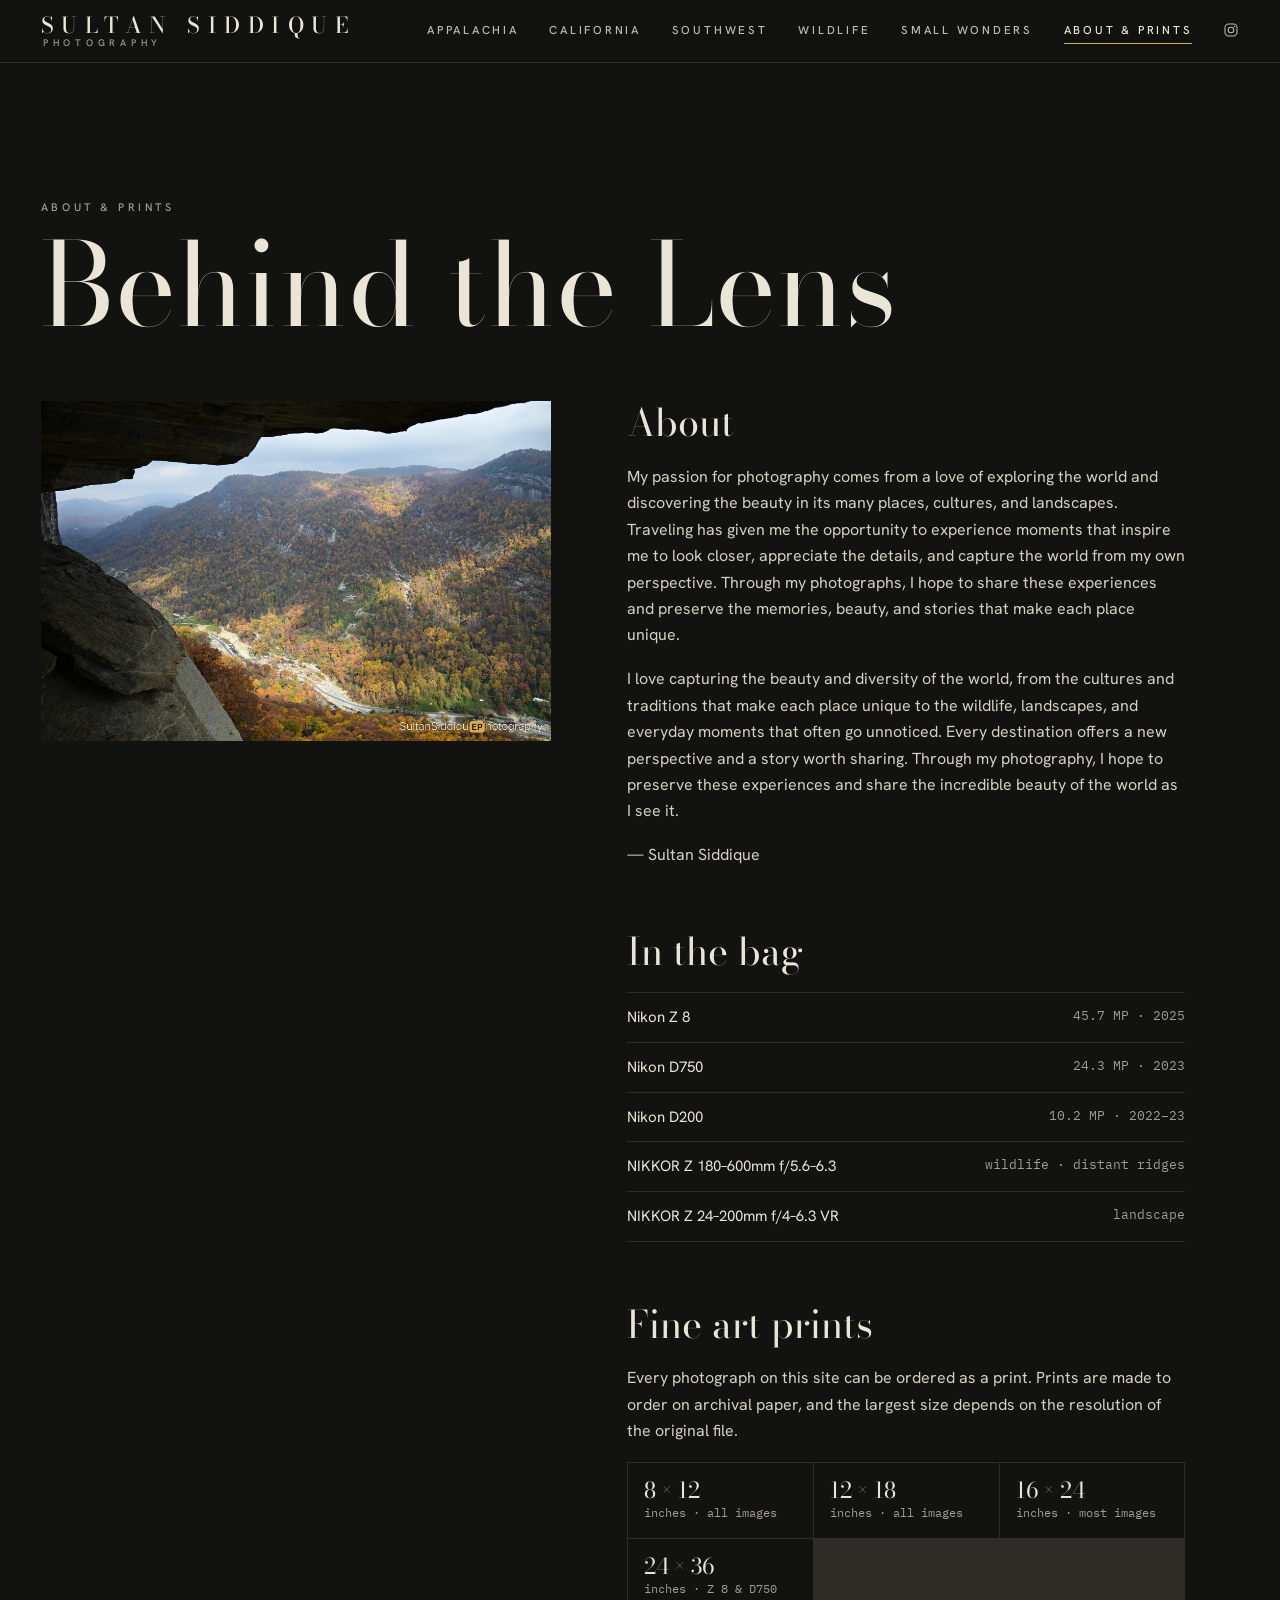
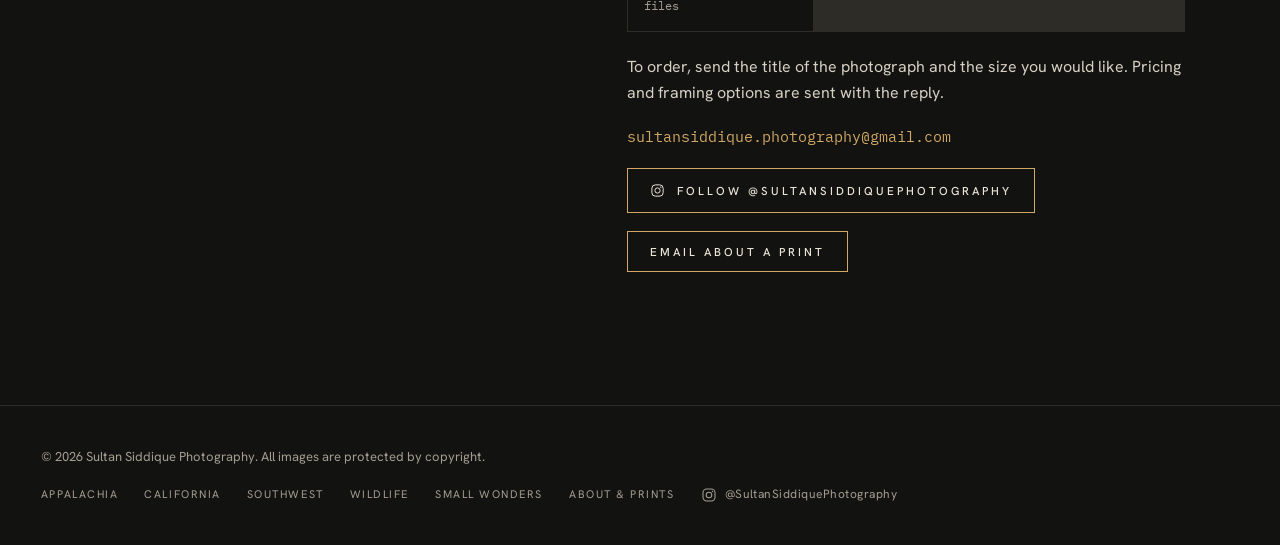
<file: about.html>
<!doctype html>
<html lang="en">
<head>
<title>About &amp; Prints | Sultan Siddique Photography</title>
<meta charset="utf-8">
<meta name="viewport" content="width=device-width, initial-scale=1, viewport-fit=cover">
<meta name="claude:viewport-fit-sides" content="cover">
<meta name="description" content="About Sultan Siddique and how to order fine art prints.">
<meta property="og:title" content="About &amp; Prints | Sultan Siddique Photography"><meta property="og:description" content="About Sultan Siddique and how to order fine art prints.">
<meta name="theme-color" content="#121210">
<link rel="icon" href="data:image/svg+xml,%3Csvg xmlns='http://www.w3.org/2000/svg' viewBox='0 0 64 64'%3E%3Crect width='64' height='64' fill='%23121210'/%3E%3Cpath d='M6 50 24 26l10 13 8-9 16 20Z' fill='%23d1a964'/%3E%3Ccircle cx='46' cy='18' r='5' fill='%23ebe5d8'/%3E%3C/svg%3E">
<link rel="preconnect" href="https://fonts.googleapis.com"><link rel="preconnect" href="https://fonts.gstatic.com" crossorigin><link rel="stylesheet" href="https://fonts.googleapis.com/css2?family=Bodoni+Moda:ital,opsz,wght@0,6..96,400;0,6..96,500;1,6..96,400&family=Hanken+Grotesk:wght@400;500&family=IBM+Plex+Mono&display=swap">
<link rel="stylesheet" href="css/site.css?v=9128c517">
</head>
<body>
<a class="skip" href="#main">Skip to content</a>
<header class="site-head wrap">
  <a class="wordmark" href="index.html" aria-label="Sultan Siddique Photography, home"><b>Sultan Siddique</b><span>Photography</span></a>
  <button class="menu-btn" type="button" aria-label="Menu" aria-expanded="false" aria-controls="nav"><i></i><i></i></button>
  <ul class="nav" id="nav"><li><a href="appalachia.html">Appalachia</a></li><li><a href="california.html">California</a></li><li><a href="southwest.html">Southwest</a></li><li><a href="wildlife.html">Wildlife</a></li><li><a href="small-wonders.html">Small Wonders</a></li><li><a href="about.html" aria-current="page">About &amp; Prints</a></li><li class="nav-ig"><a href="https://www.instagram.com/sultansiddiquephotography/" target="_blank" rel="noopener" aria-label="Instagram: @SultanSiddiquePhotography"><svg class="ig" viewBox="0 0 24 24" aria-hidden="true"><rect x="3" y="3" width="18" height="18" rx="5.5"/><circle cx="12" cy="12" r="4.2"/><circle cx="17.3" cy="6.7" r="1.1" class="dot"/></svg><span>@SultanSiddiquePhotography</span></a></li></ul>
</header>
<main id="main">
<section class="page-head wrap">
  <span class="eyebrow">About &amp; Prints</span>
  <h1>Behind the Lens</h1>
</section>
<section class="about wrap">
  <figure style="margin:0"><img src="img/l/dsc-6769.webp?v=ep1" alt="View of a forested gorge from beneath a rock ledge" loading="lazy" width="2000" height="1333"></figure>
  <div class="prose">
    <h2>About</h2>
    <p>My passion for photography comes from a love of exploring the world and discovering the beauty in its many places, cultures, and landscapes. Traveling has given me the opportunity to experience moments that inspire me to look closer, appreciate the details, and capture the world from my own perspective. Through my photographs, I hope to share these experiences and preserve the memories, beauty, and stories that make each place unique.</p>
    <p>I love capturing the beauty and diversity of the world, from the cultures and traditions that make each place unique to the wildlife, landscapes, and everyday moments that often go unnoticed. Every destination offers a new perspective and a story worth sharing. Through my photography, I hope to preserve these experiences and share the incredible beauty of the world as I see it.</p>
    <p>— Sultan Siddique</p>
    <h2>In the bag</h2>
    <ul class="kit">
      <li><span>Nikon Z 8</span><span>45.7 MP · 2025</span></li>
      <li><span>Nikon D750</span><span>24.3 MP · 2023</span></li>
      <li><span>Nikon D200</span><span>10.2 MP · 2022–23</span></li>
      <li><span>NIKKOR Z 180–600mm f/5.6–6.3</span><span>wildlife · distant ridges</span></li>
      <li><span>NIKKOR Z 24–200mm f/4–6.3 VR</span><span>landscape</span></li>
    </ul>
    <h2 id="prints">Fine art prints</h2>
    <p>Every photograph on this site can be ordered as a print. Prints are made to order on archival paper, and the largest size depends on the resolution of the original file.</p>
    <div class="sizes">
      <div><b>8 × 12</b><span>inches · all images</span></div>
      <div><b>12 × 18</b><span>inches · all images</span></div>
      <div><b>16 × 24</b><span>inches · most images</span></div>
      <div><b>24 × 36</b><span>inches · Z 8 &amp; D750 files</span></div>
    </div>
    <p>To order, send the title of the photograph and the size you would like. Pricing and framing options are sent with the reply.</p>
    <p><span class="email">sultansiddique.photography@gmail.com</span></p>
    <p><a class="cta" href="https://www.instagram.com/sultansiddiquephotography/" target="_blank" rel="noopener"><svg class="ig" viewBox="0 0 24 24" aria-hidden="true"><rect x="3" y="3" width="18" height="18" rx="5.5"/><circle cx="12" cy="12" r="4.2"/><circle cx="17.3" cy="6.7" r="1.1" class="dot"/></svg> Follow @SultanSiddiquePhotography</a></p>
    <p><a class="cta" href="mailto:sultansiddique.photography@gmail.com?subject=Print%20inquiry">Email about a print</a></p>
  </div>
</section>
</main>
<footer class="site-foot wrap">
  <span>© 2026 Sultan Siddique Photography. All images are protected by copyright.</span>
  <nav aria-label="Footer"><a href="appalachia.html">Appalachia</a><a href="california.html">California</a><a href="southwest.html">Southwest</a><a href="wildlife.html">Wildlife</a><a href="small-wonders.html">Small Wonders</a><a href="about.html">About &amp; Prints</a><a class="foot-ig" href="https://www.instagram.com/sultansiddiquephotography/" target="_blank" rel="noopener"><svg class="ig" viewBox="0 0 24 24" aria-hidden="true"><rect x="3" y="3" width="18" height="18" rx="5.5"/><circle cx="12" cy="12" r="4.2"/><circle cx="17.3" cy="6.7" r="1.1" class="dot"/></svg>@SultanSiddiquePhotography</a></nav>
</footer>
<script src="js/site.js?v=9128c517" defer></script>
</body>
</html>
</file>
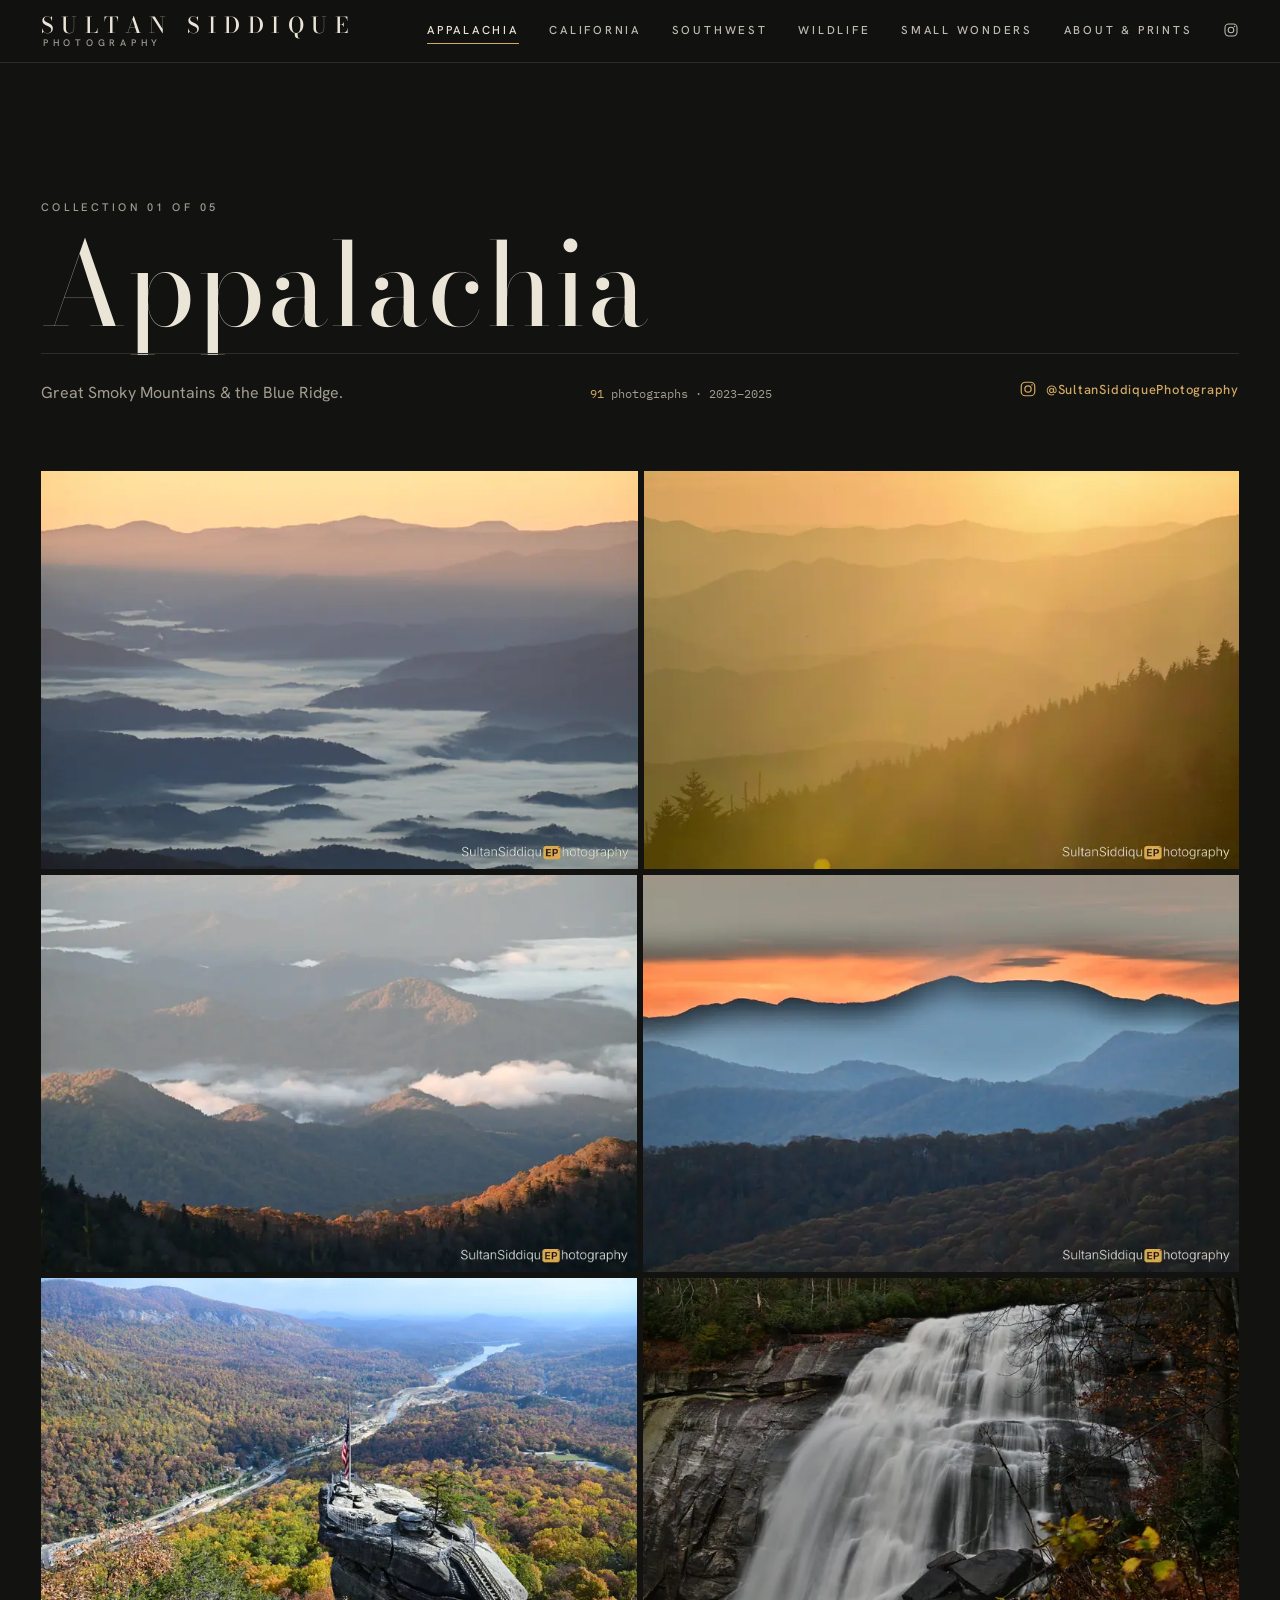
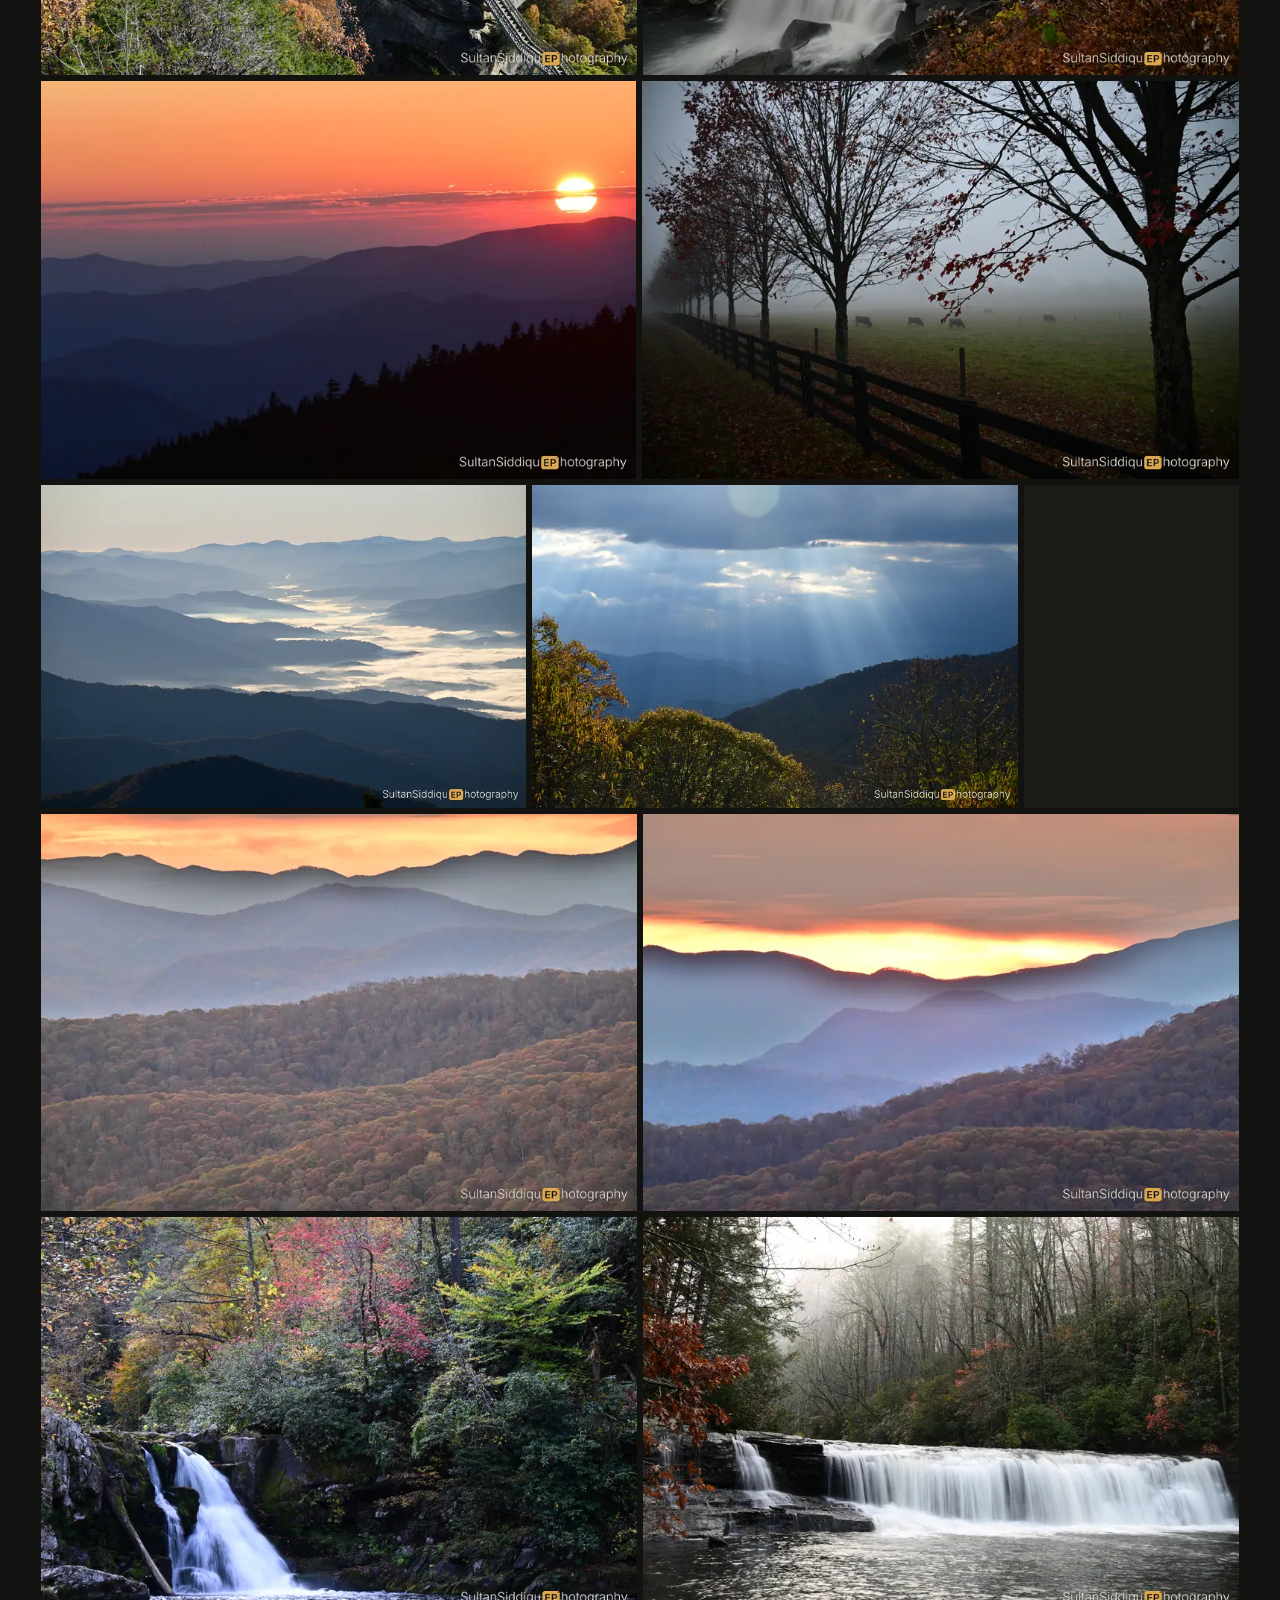
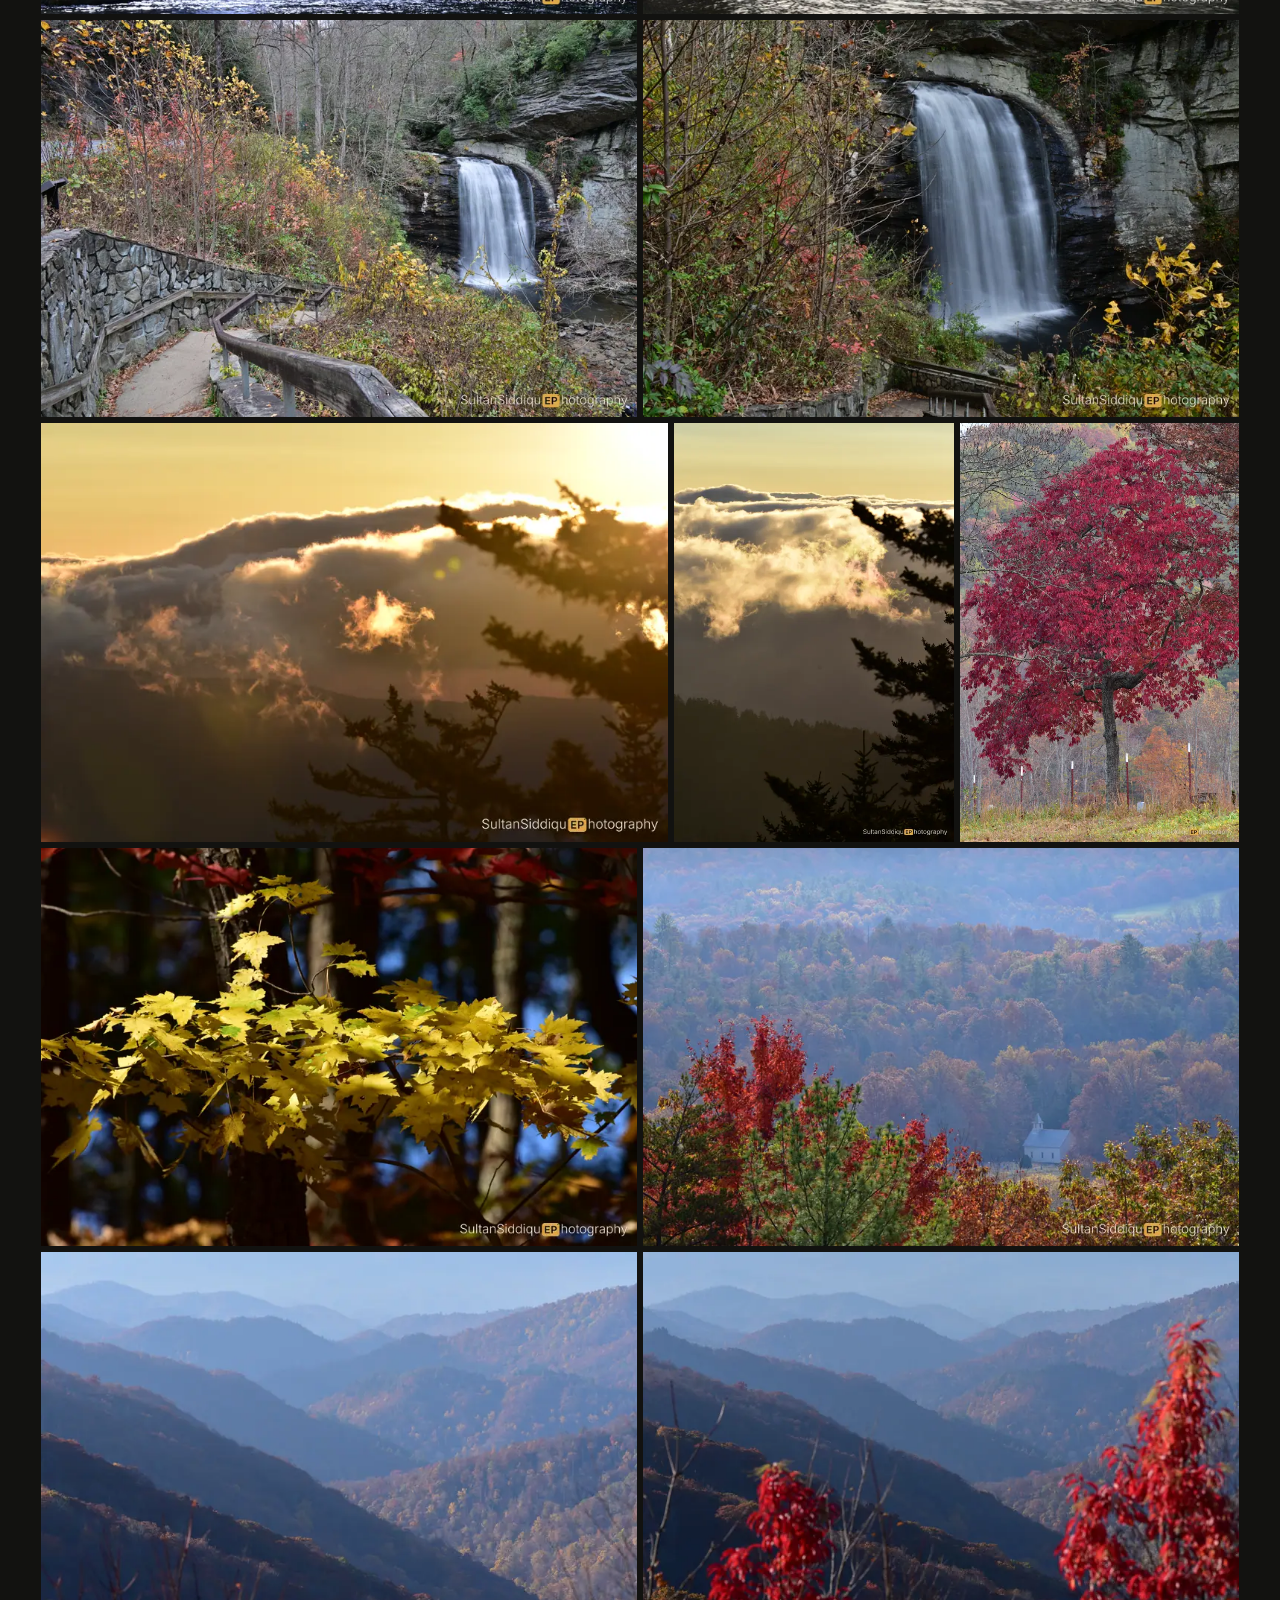
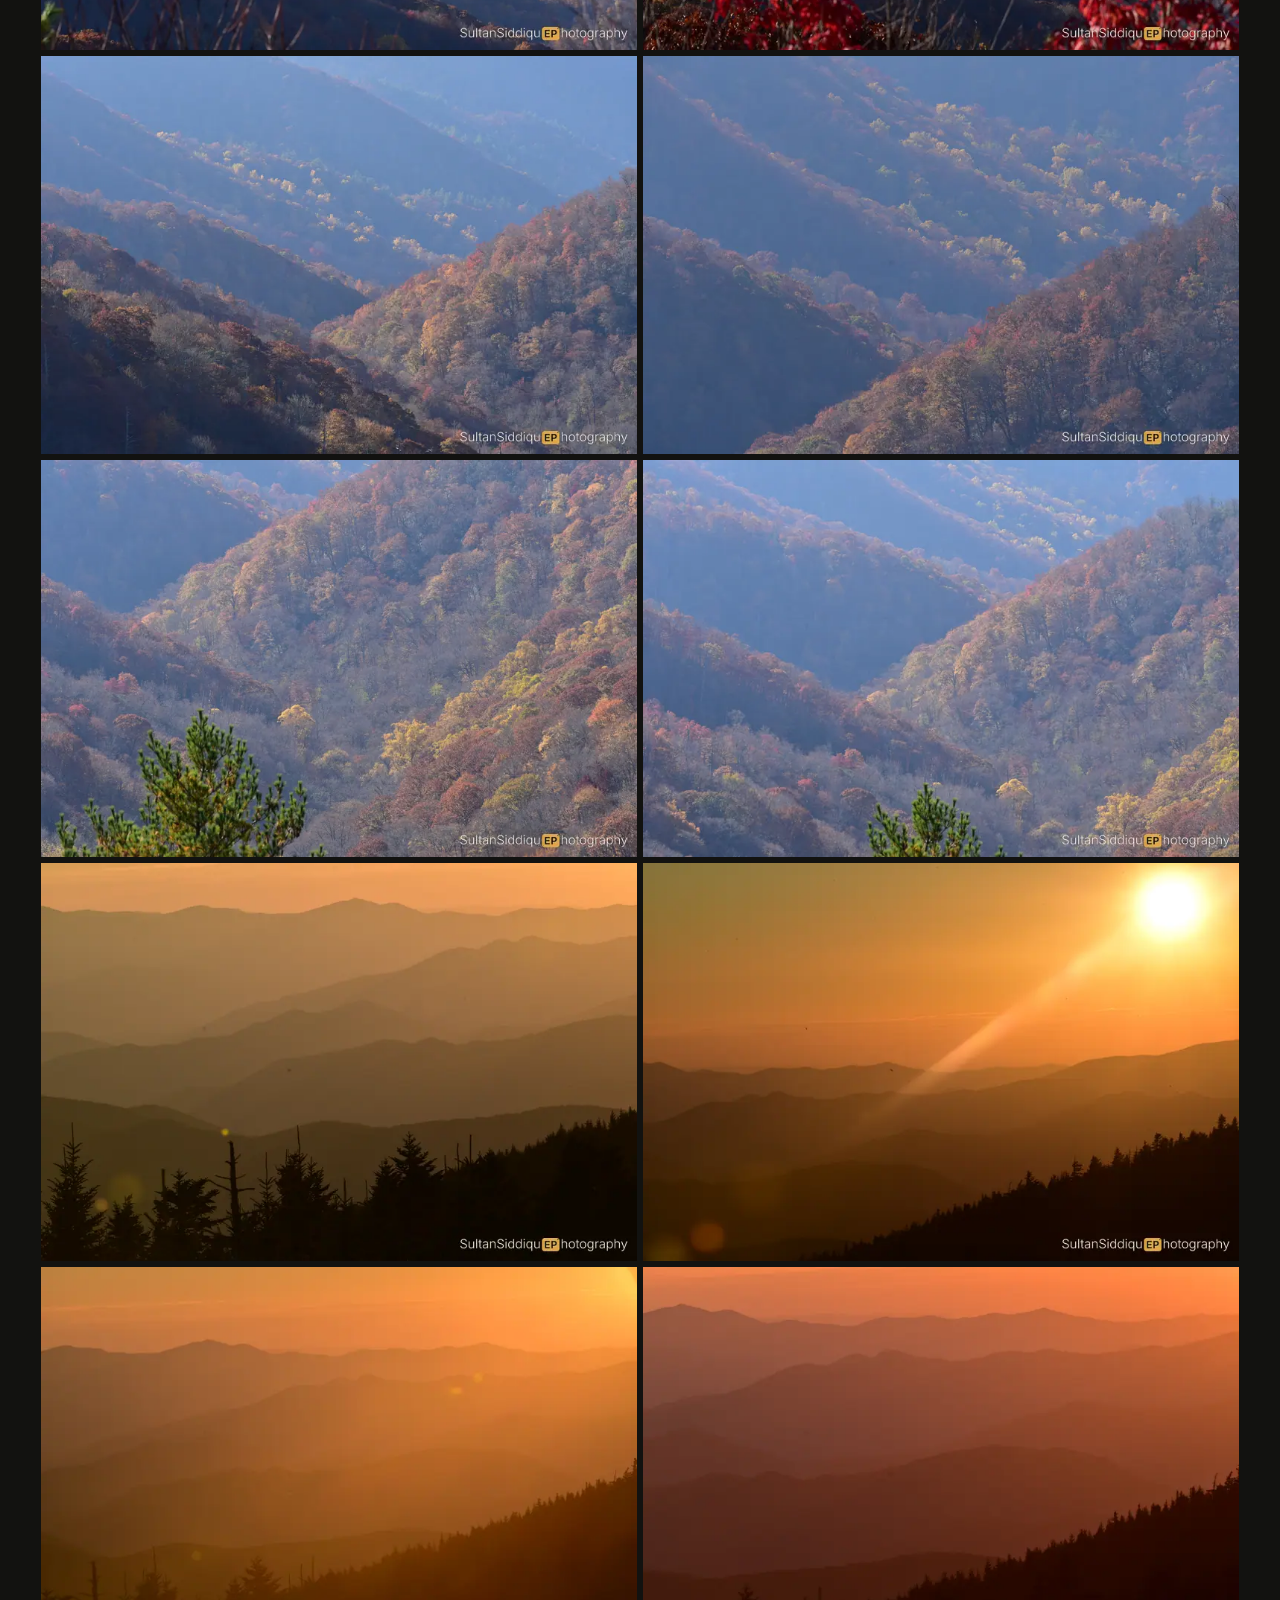
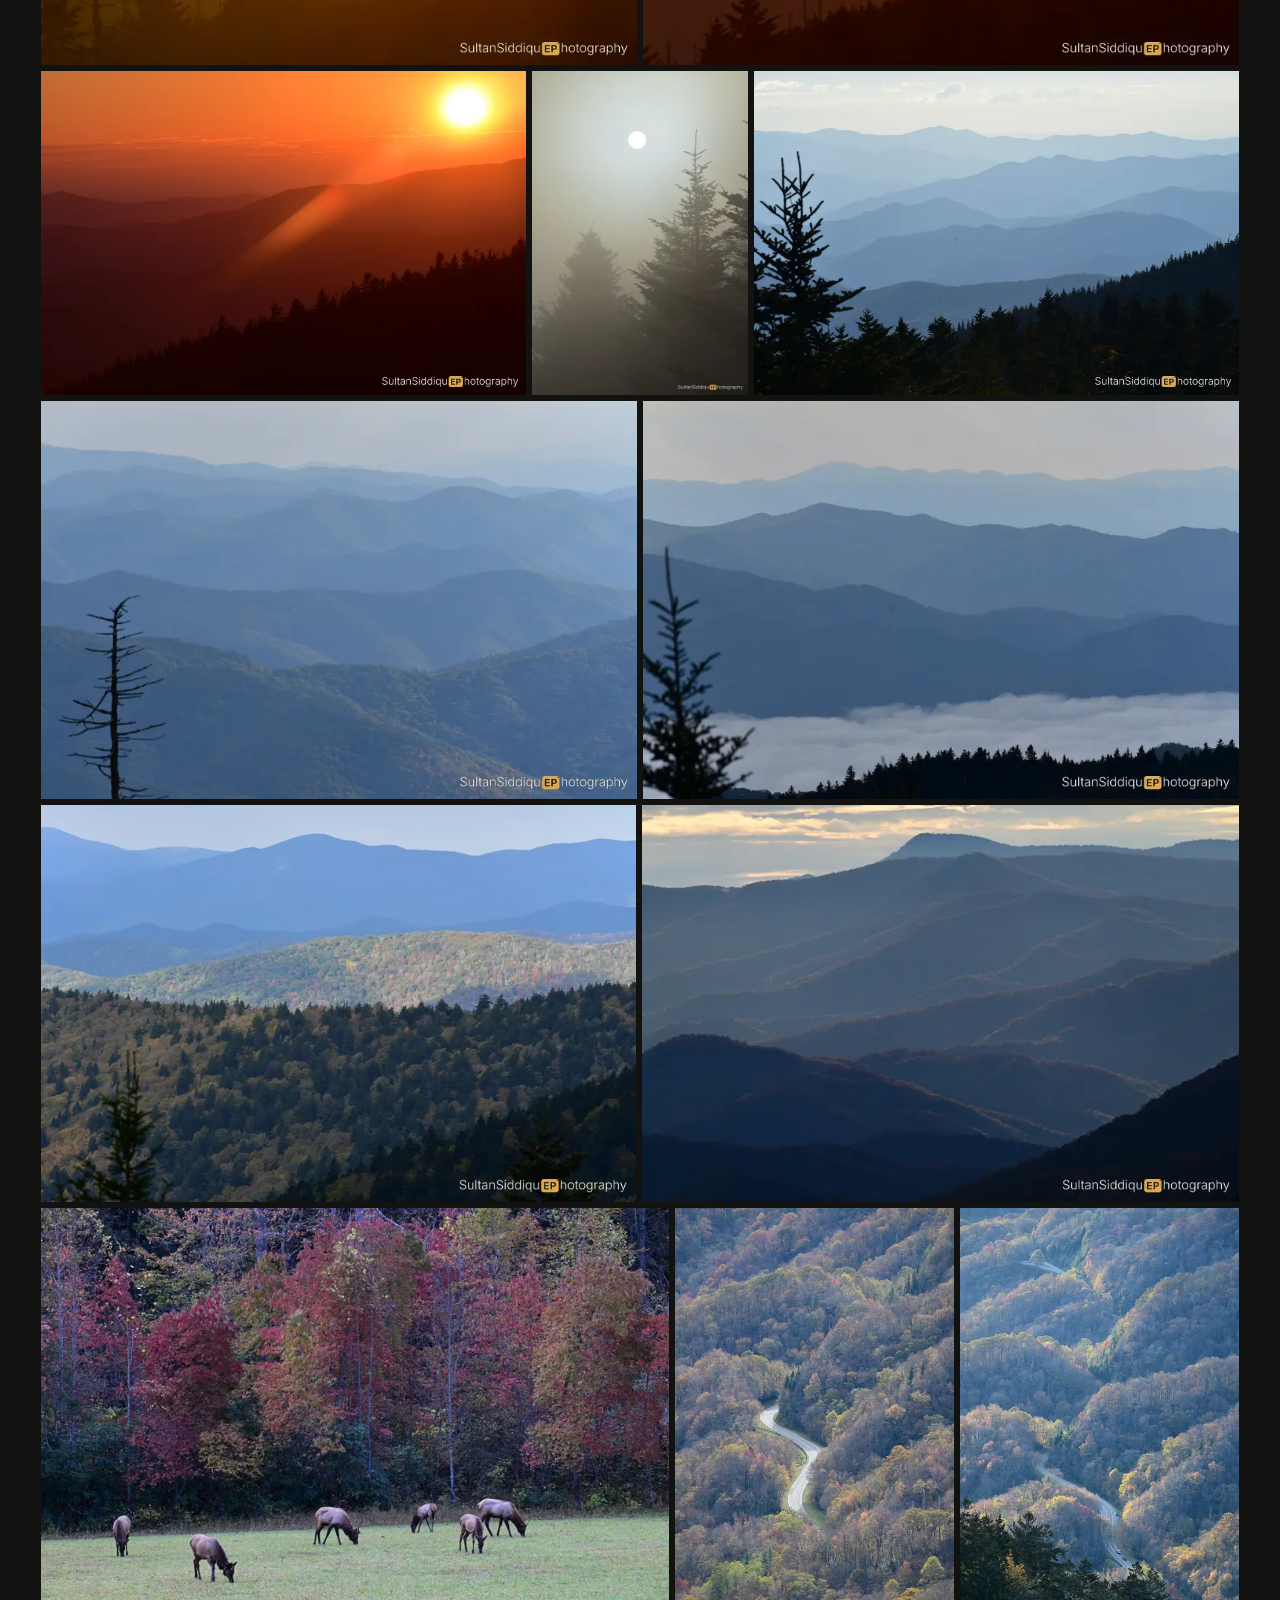
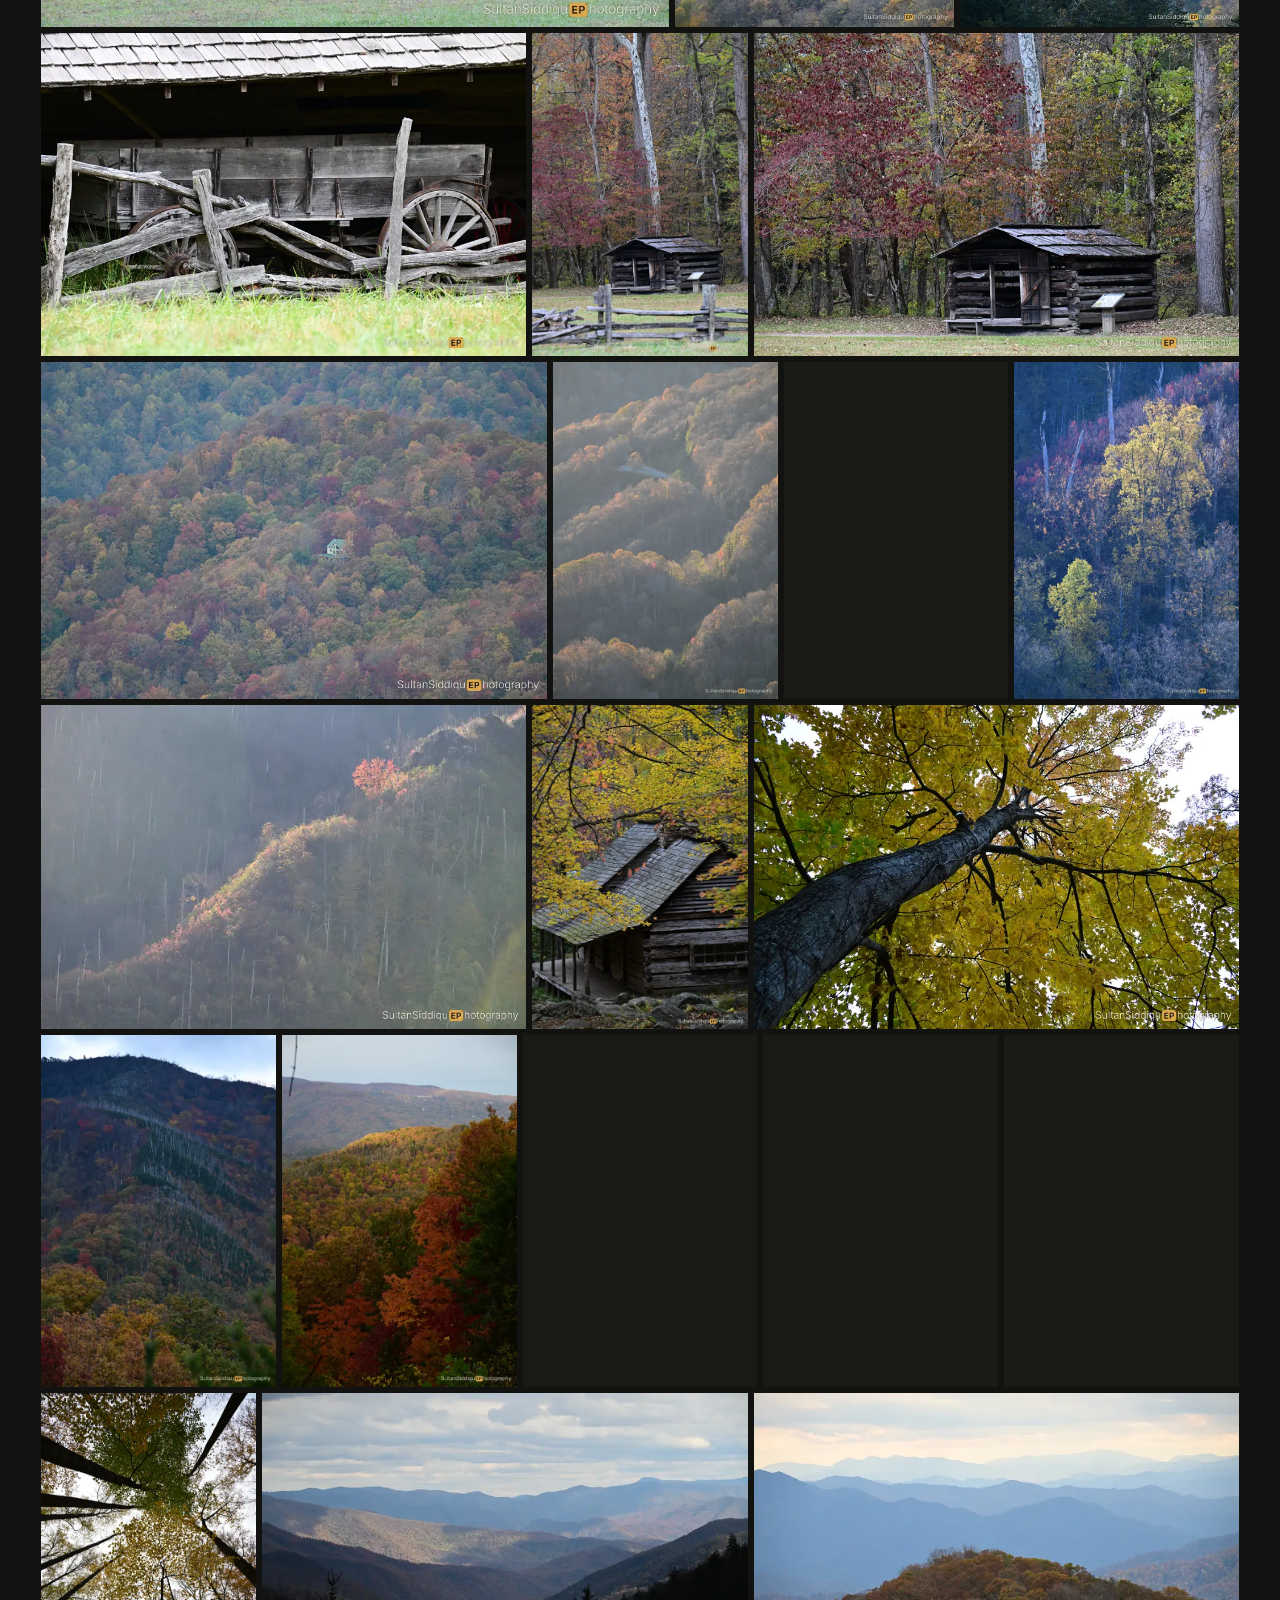
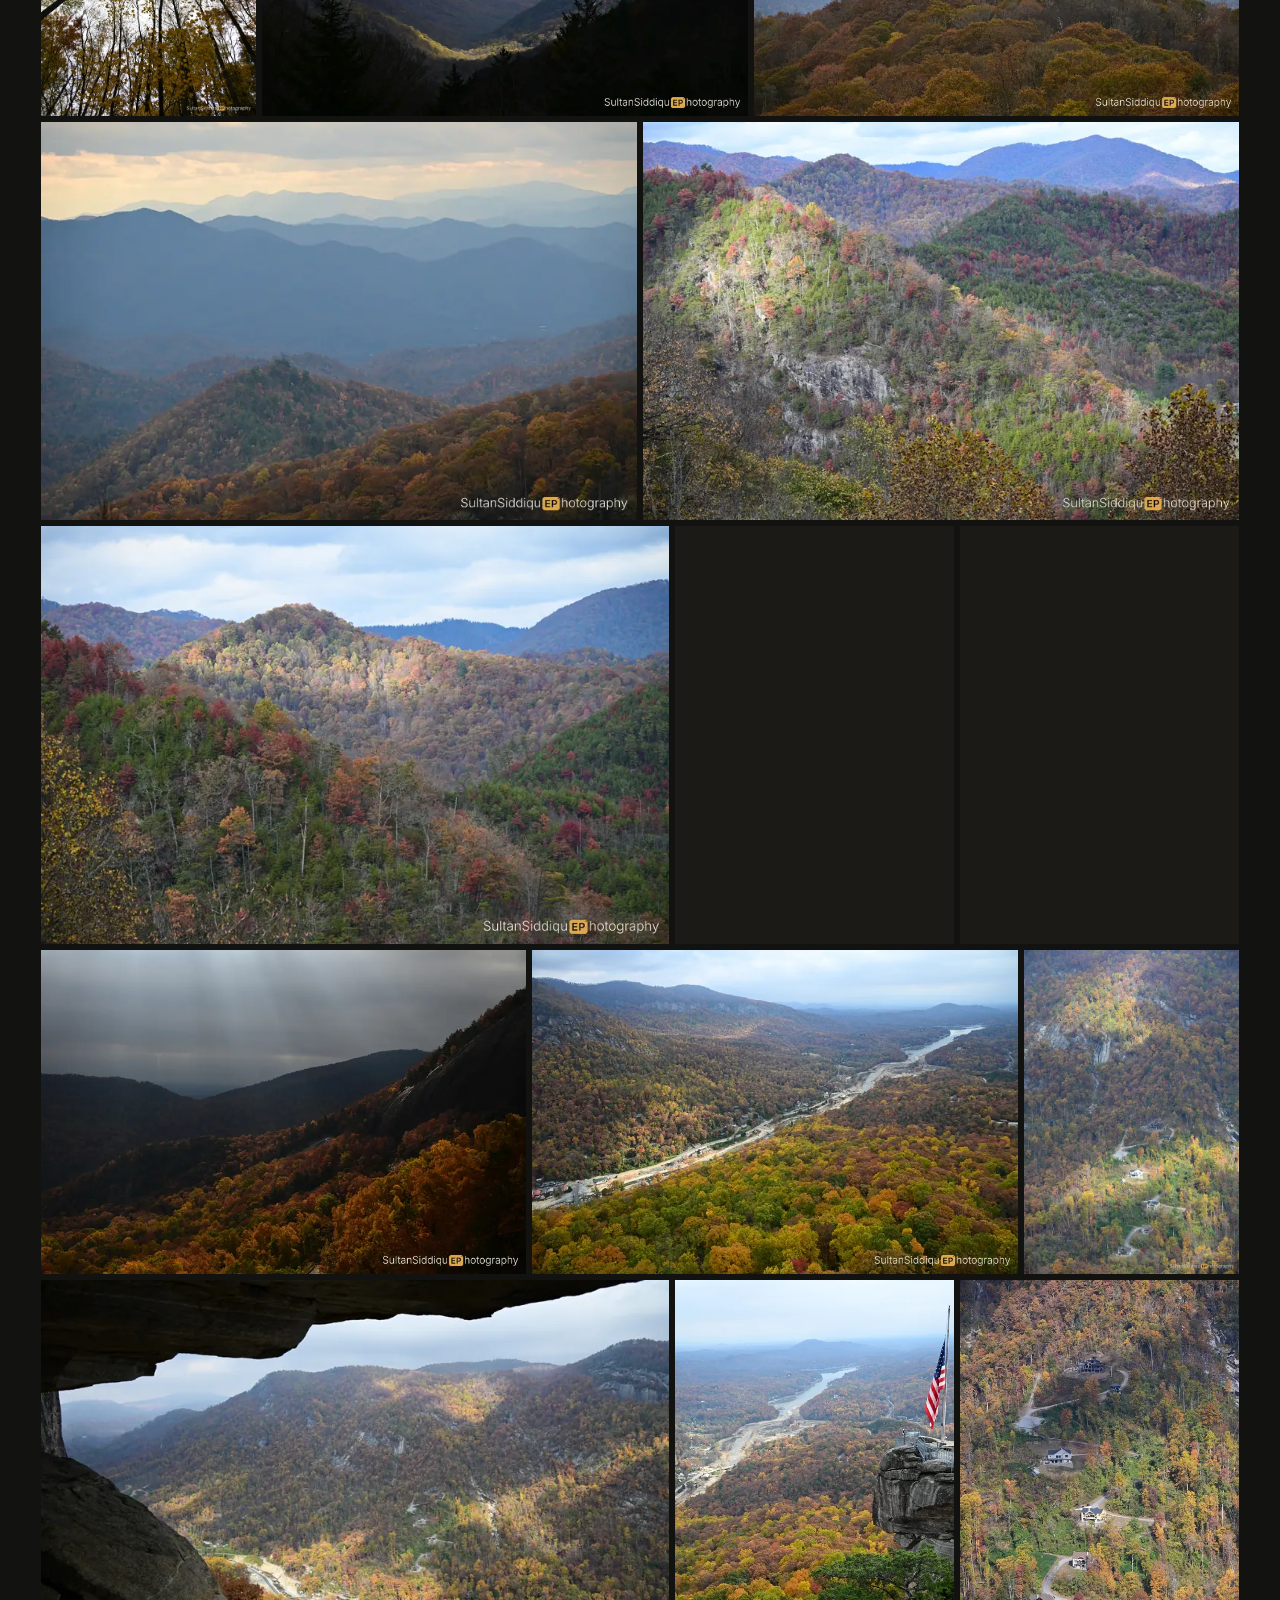
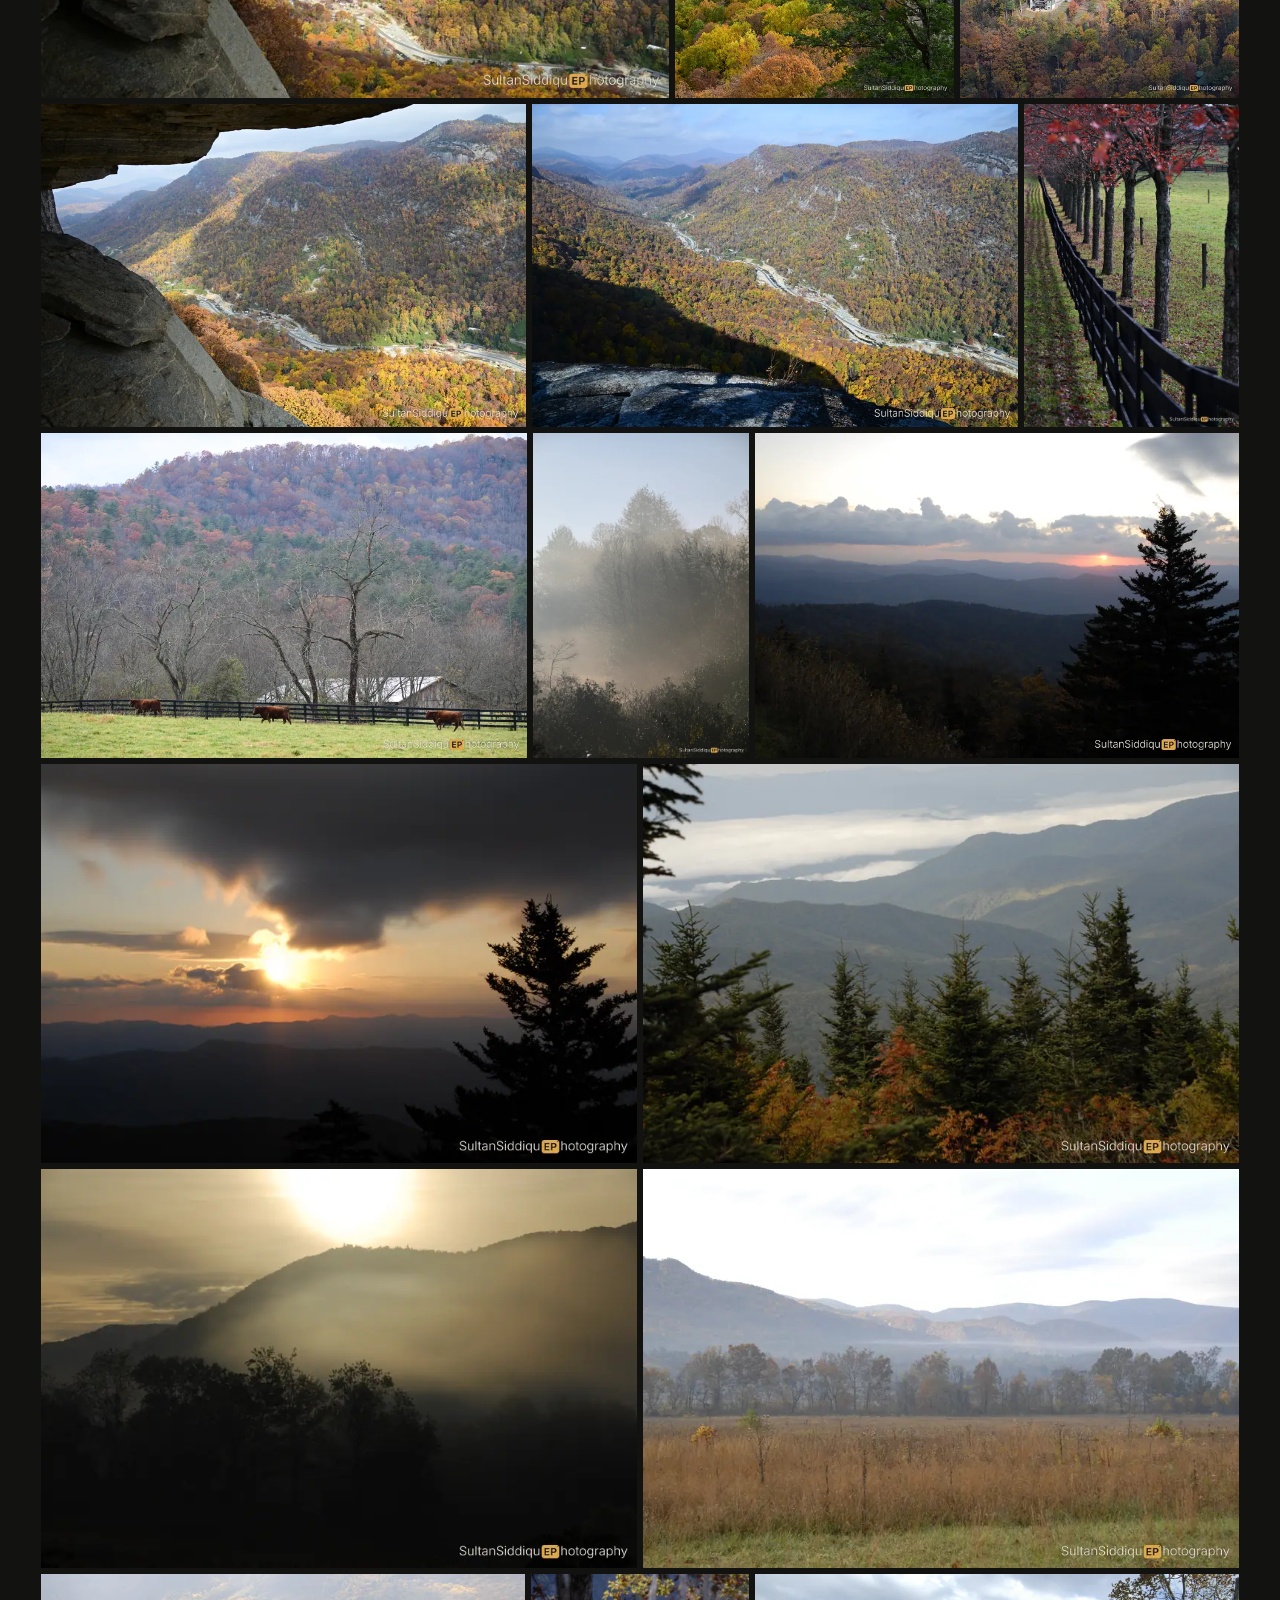
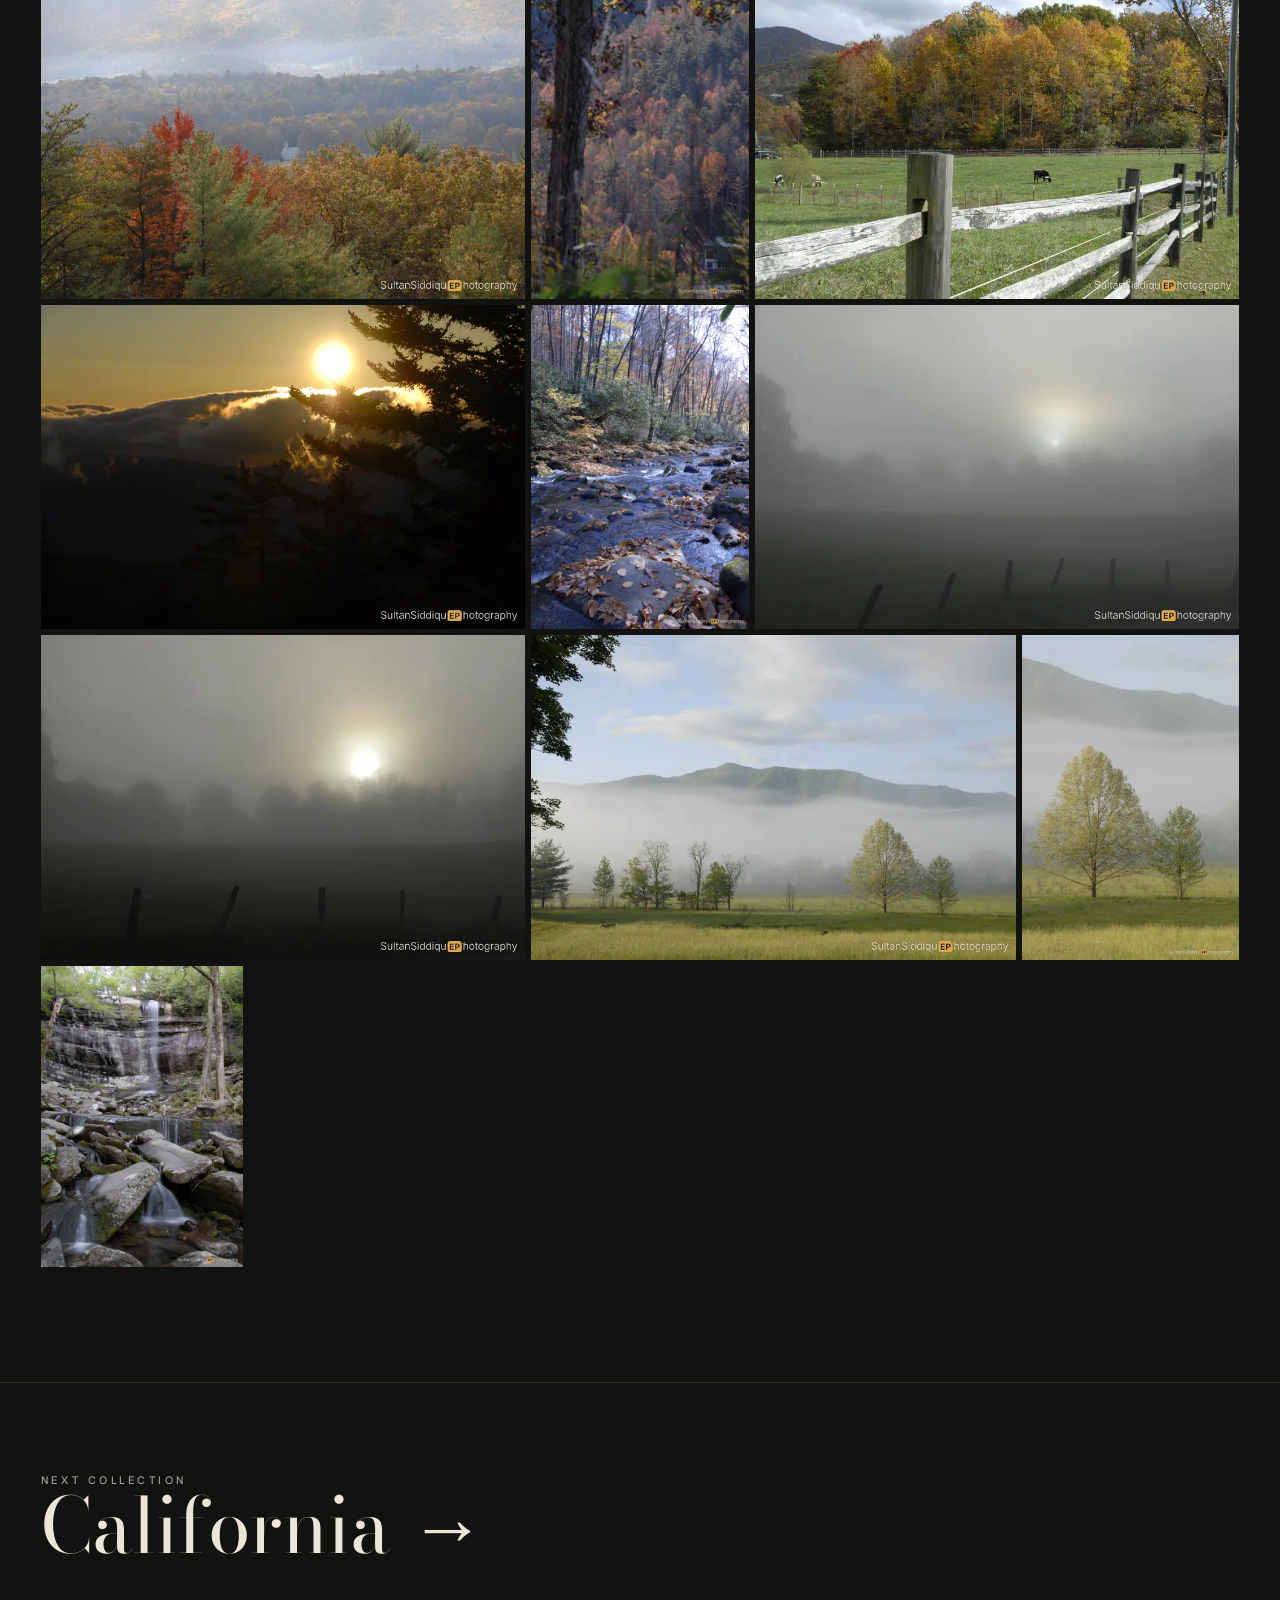
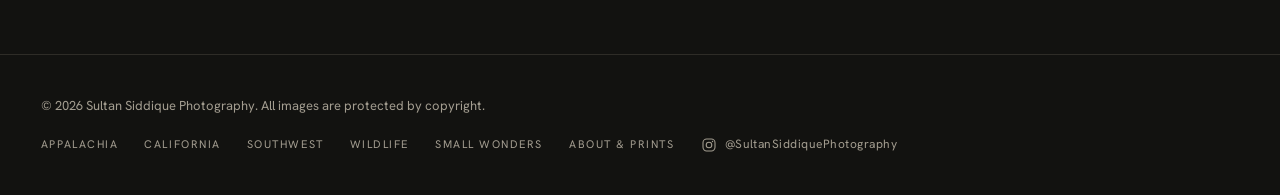
<file: appalachia.html>
<!doctype html>
<html lang="en">
<head>
<title>Appalachia | Sultan Siddique Photography</title>
<meta charset="utf-8">
<meta name="viewport" content="width=device-width, initial-scale=1, viewport-fit=cover">
<meta name="claude:viewport-fit-sides" content="cover">
<meta name="description" content="Appalachia: Great Smoky Mountains &amp; the Blue Ridge. 91 photographs by Sultan Siddique.">
<meta property="og:title" content="Appalachia | Sultan Siddique Photography"><meta property="og:description" content="Appalachia: Great Smoky Mountains &amp; the Blue Ridge. 91 photographs by Sultan Siddique."><meta property="og:image" content="img/l/dsc-5570.webp?v=ep1">
<meta name="theme-color" content="#121210">
<link rel="icon" href="data:image/svg+xml,%3Csvg xmlns='http://www.w3.org/2000/svg' viewBox='0 0 64 64'%3E%3Crect width='64' height='64' fill='%23121210'/%3E%3Cpath d='M6 50 24 26l10 13 8-9 16 20Z' fill='%23d1a964'/%3E%3Ccircle cx='46' cy='18' r='5' fill='%23ebe5d8'/%3E%3C/svg%3E">
<link rel="preconnect" href="https://fonts.googleapis.com"><link rel="preconnect" href="https://fonts.gstatic.com" crossorigin><link rel="stylesheet" href="https://fonts.googleapis.com/css2?family=Bodoni+Moda:ital,opsz,wght@0,6..96,400;0,6..96,500;1,6..96,400&family=Hanken+Grotesk:wght@400;500&family=IBM+Plex+Mono&display=swap">
<link rel="stylesheet" href="css/site.css?v=9128c517">
</head>
<body>
<a class="skip" href="#main">Skip to content</a>
<header class="site-head wrap">
  <a class="wordmark" href="index.html" aria-label="Sultan Siddique Photography, home"><b>Sultan Siddique</b><span>Photography</span></a>
  <button class="menu-btn" type="button" aria-label="Menu" aria-expanded="false" aria-controls="nav"><i></i><i></i></button>
  <ul class="nav" id="nav"><li><a href="appalachia.html" aria-current="page">Appalachia</a></li><li><a href="california.html">California</a></li><li><a href="southwest.html">Southwest</a></li><li><a href="wildlife.html">Wildlife</a></li><li><a href="small-wonders.html">Small Wonders</a></li><li><a href="about.html">About &amp; Prints</a></li><li class="nav-ig"><a href="https://www.instagram.com/sultansiddiquephotography/" target="_blank" rel="noopener" aria-label="Instagram: @SultanSiddiquePhotography"><svg class="ig" viewBox="0 0 24 24" aria-hidden="true"><rect x="3" y="3" width="18" height="18" rx="5.5"/><circle cx="12" cy="12" r="4.2"/><circle cx="17.3" cy="6.7" r="1.1" class="dot"/></svg><span>@SultanSiddiquePhotography</span></a></li></ul>
</header>
<main id="main">
<section class="page-head wrap">
  <span class="eyebrow">Collection 01 of 05</span>
  <h1>Appalachia</h1>
  <div class="row"><p>Great Smoky Mountains &amp; the Blue Ridge.</p><span class="facts"><b>91</b> photographs · 2023–2025</span><a class="ig-link" href="https://www.instagram.com/sultansiddiquephotography/" target="_blank" rel="noopener"><svg class="ig" viewBox="0 0 24 24" aria-hidden="true"><rect x="3" y="3" width="18" height="18" rx="5.5"/><circle cx="12" cy="12" r="4.2"/><circle cx="17.3" cy="6.7" r="1.1" class="dot"/></svg>@SultanSiddiquePhotography</a></div>
</section>
<section class="gallery wrap" aria-label="Appalachia photographs"><div class="grid"><figure style="--r:1.5009" data-full="img/l/dsc-5388.webp?v=ep1" data-title="Sea of Clouds" data-place="Great Smoky Mountains" data-year="2025" data-exif="Nikon Z 8 · 340mm · f/6.3 · 1/80s · ISO 180" data-wm="1.666,2.5,27.993,3.399"><a href="img/l/dsc-5388.webp?v=ep1" aria-label="Open Sea of Clouds"><img src="img/s/dsc-5388.webp?v=ep1" alt="Sea of Clouds, Great Smoky Mountains" loading="eager" decoding="async" width="800" height="533"></a><figcaption>Sea of Clouds<small>Great Smoky Mountains · 2025</small></figcaption><a class="wm-link" href="https://www.instagram.com/sultansiddiquephotography/" target="_blank" rel="noopener" title="Instagram @SultanSiddiquePhotography" aria-label="Instagram @SultanSiddiquePhotography" style="right:1.666%;bottom:2.5%;width:27.993%;height:3.399%"></a></figure><figure style="--r:1.4981" data-full="img/l/dsc-8160.webp?v=ep1" data-title="Golden Hour Ridges" data-place="Great Smoky Mountains" data-year="2023" data-exif="Nikon D750 · 260mm · f/25 · 1/100s · ISO 200" data-wm="1.669,2.5,28.035,3.399"><a href="img/l/dsc-8160.webp?v=ep1" aria-label="Open Golden Hour Ridges"><img src="img/s/dsc-8160.webp?v=ep1" alt="Golden Hour Ridges, Great Smoky Mountains" loading="eager" decoding="async" width="800" height="534"></a><figcaption>Golden Hour Ridges<small>Great Smoky Mountains · 2023</small></figcaption><a class="wm-link" href="https://www.instagram.com/sultansiddiquephotography/" target="_blank" rel="noopener" title="Instagram @SultanSiddiquePhotography" aria-label="Instagram @SultanSiddiquePhotography" style="right:1.669%;bottom:2.5%;width:28.035%;height:3.399%"></a></figure><figure style="--r:1.5009" data-full="img/l/dsc-5412.webp?v=ep1" data-title="First Light" data-place="Great Smoky Mountains" data-year="2025" data-exif="Nikon Z 8 · 240mm · f/6.3 · 1/100s · ISO 280" data-wm="1.666,2.5,27.993,3.399"><a href="img/l/dsc-5412.webp?v=ep1" aria-label="Open First Light"><img src="img/s/dsc-5412.webp?v=ep1" alt="First Light, Great Smoky Mountains" loading="eager" decoding="async" width="800" height="533"></a><figcaption>First Light<small>Great Smoky Mountains · 2025</small></figcaption><a class="wm-link" href="https://www.instagram.com/sultansiddiquephotography/" target="_blank" rel="noopener" title="Instagram @SultanSiddiquePhotography" aria-label="Instagram @SultanSiddiquePhotography" style="right:1.666%;bottom:2.5%;width:27.993%;height:3.399%"></a></figure><figure style="--r:1.5009" data-full="img/l/dsc-5570.webp?v=ep1" data-title="Ember Sky" data-place="Great Smoky Mountains" data-year="2025" data-exif="Nikon Z 8 · 520mm · f/6.3 · 1/160s · ISO 280" data-wm="1.666,2.5,27.993,3.399"><a href="img/l/dsc-5570.webp?v=ep1" aria-label="Open Ember Sky"><img src="img/s/dsc-5570.webp?v=ep1" alt="Ember Sky, Great Smoky Mountains" loading="eager" decoding="async" width="800" height="533"></a><figcaption>Ember Sky<small>Great Smoky Mountains · 2025</small></figcaption><a class="wm-link" href="https://www.instagram.com/sultansiddiquephotography/" target="_blank" rel="noopener" title="Instagram @SultanSiddiquePhotography" aria-label="Instagram @SultanSiddiquePhotography" style="right:1.666%;bottom:2.5%;width:27.993%;height:3.399%"></a></figure><figure style="--r:1.5009" data-full="img/l/dsc-6797.webp?v=ep1" data-title="Chimney Rock" data-place="Blue Ridge, North Carolina" data-year="2025" data-exif="Nikon Z 8 · 24mm · f/8 · 1/160s · ISO 125" data-wm="1.666,2.5,27.993,3.399"><a href="img/l/dsc-6797.webp?v=ep1" aria-label="Open Chimney Rock"><img src="img/s/dsc-6797.webp?v=ep1" alt="Chimney Rock, Blue Ridge, North Carolina" loading="eager" decoding="async" width="800" height="533"></a><figcaption>Chimney Rock<small>Blue Ridge, North Carolina · 2025</small></figcaption><a class="wm-link" href="https://www.instagram.com/sultansiddiquephotography/" target="_blank" rel="noopener" title="Instagram @SultanSiddiquePhotography" aria-label="Instagram @SultanSiddiquePhotography" style="right:1.666%;bottom:2.5%;width:27.993%;height:3.399%"></a></figure><figure style="--r:1.5009" data-full="img/l/dsc-7173.webp?v=ep1" data-title="Falling Water" data-place="Blue Ridge, North Carolina" data-year="2025" data-exif="Nikon Z 8 · 24mm · f/13 · 1/4s · ISO 64" data-wm="1.666,2.5,27.993,3.399"><a href="img/l/dsc-7173.webp?v=ep1" aria-label="Open Falling Water"><img src="img/s/dsc-7173.webp?v=ep1" alt="Falling Water, Blue Ridge, North Carolina" loading="eager" decoding="async" width="800" height="533"></a><figcaption>Falling Water<small>Blue Ridge, North Carolina · 2025</small></figcaption><a class="wm-link" href="https://www.instagram.com/sultansiddiquephotography/" target="_blank" rel="noopener" title="Instagram @SultanSiddiquePhotography" aria-label="Instagram @SultanSiddiquePhotography" style="right:1.666%;bottom:2.5%;width:27.993%;height:3.399%"></a></figure><figure style="--r:1.4981" data-full="img/l/dsc-8191.webp?v=ep1" data-title="Last Light" data-place="Great Smoky Mountains" data-year="2023" data-exif="Nikon D750 · 260mm · f/10 · 1/60s · ISO 200" data-wm="1.669,2.5,28.035,3.399"><a href="img/l/dsc-8191.webp?v=ep1" aria-label="Open Last Light"><img src="img/s/dsc-8191.webp?v=ep1" alt="Last Light, Great Smoky Mountains" loading="lazy" decoding="async" width="800" height="534"></a><figcaption>Last Light<small>Great Smoky Mountains · 2023</small></figcaption><a class="wm-link" href="https://www.instagram.com/sultansiddiquephotography/" target="_blank" rel="noopener" title="Instagram @SultanSiddiquePhotography" aria-label="Instagram @SultanSiddiquePhotography" style="right:1.669%;bottom:2.5%;width:28.035%;height:3.399%"></a></figure><figure style="--r:1.5009" data-full="img/l/dsc-6835.webp?v=ep1" data-title="Morning Fog" data-place="Blue Ridge, North Carolina" data-year="2025" data-exif="Nikon Z 8 · 24mm · f/4 · 1/80s · ISO 1000" data-wm="1.666,2.5,27.993,3.399"><a href="img/l/dsc-6835.webp?v=ep1" aria-label="Open Morning Fog"><img src="img/s/dsc-6835.webp?v=ep1" alt="Morning Fog, Blue Ridge, North Carolina" loading="lazy" decoding="async" width="800" height="533"></a><figcaption>Morning Fog<small>Blue Ridge, North Carolina · 2025</small></figcaption><a class="wm-link" href="https://www.instagram.com/sultansiddiquephotography/" target="_blank" rel="noopener" title="Instagram @SultanSiddiquePhotography" aria-label="Instagram @SultanSiddiquePhotography" style="right:1.666%;bottom:2.5%;width:27.993%;height:3.399%"></a></figure><figure style="--r:1.5009" data-full="img/l/dsc-5438.webp?v=ep1" data-title="Valley Mist" data-place="Great Smoky Mountains" data-year="2025" data-exif="Nikon Z 8 · 180mm · f/6.3 · 1/250s · ISO 72" data-wm="1.666,2.5,27.993,3.399"><a href="img/l/dsc-5438.webp?v=ep1" aria-label="Open Valley Mist"><img src="img/s/dsc-5438.webp?v=ep1" alt="Valley Mist, Great Smoky Mountains" loading="lazy" decoding="async" width="800" height="533"></a><figcaption>Valley Mist<small>Great Smoky Mountains · 2025</small></figcaption><a class="wm-link" href="https://www.instagram.com/sultansiddiquephotography/" target="_blank" rel="noopener" title="Instagram @SultanSiddiquePhotography" aria-label="Instagram @SultanSiddiquePhotography" style="right:1.666%;bottom:2.5%;width:27.993%;height:3.399%"></a></figure><figure style="--r:1.5009" data-full="img/l/dsc-6656.webp?v=ep1" data-title="Light Through Clouds" data-place="Blue Ridge" data-year="2025" data-exif="Nikon Z 8 · 84mm · f/11 · 1/160s · ISO 110" data-wm="1.666,2.5,27.993,3.399"><a href="img/l/dsc-6656.webp?v=ep1" aria-label="Open Light Through Clouds"><img src="img/s/dsc-6656.webp?v=ep1" alt="Light Through Clouds, Blue Ridge" loading="lazy" decoding="async" width="800" height="533"></a><figcaption>Light Through Clouds<small>Blue Ridge · 2025</small></figcaption><a class="wm-link" href="https://www.instagram.com/sultansiddiquephotography/" target="_blank" rel="noopener" title="Instagram @SultanSiddiquePhotography" aria-label="Instagram @SultanSiddiquePhotography" style="right:1.666%;bottom:2.5%;width:27.993%;height:3.399%"></a></figure><figure style="--r:0.6663" data-full="img/l/dsc-7204.webp?v=ep1" data-title="Above the Clouds" data-place="Blue Ridge" data-year="2025" data-exif="Nikon Z 8 · 48mm · f/9 · 1/160s · ISO 110" data-wm="2.5,1.666,30.0,1.618"><a href="img/l/dsc-7204.webp?v=ep1" aria-label="Open Above the Clouds"><img src="img/s/dsc-7204.webp?v=ep1" alt="Above the Clouds, Blue Ridge" loading="lazy" decoding="async" width="533" height="800"></a><figcaption>Above the Clouds<small>Blue Ridge · 2025</small></figcaption><a class="wm-link" href="https://www.instagram.com/sultansiddiquephotography/" target="_blank" rel="noopener" title="Instagram @SultanSiddiquePhotography" aria-label="Instagram @SultanSiddiquePhotography" style="right:2.5%;bottom:1.666%;width:30.0%;height:1.618%"></a></figure><figure style="--r:1.5009" data-full="img/l/dsc-5573.webp?v=ep1" data-title="Layers" data-place="Great Smoky Mountains" data-year="2025" data-exif="Nikon Z 8 · 440mm · f/6.3 · 1/160s · ISO 800" data-wm="1.666,2.5,27.993,3.399"><a href="img/l/dsc-5573.webp?v=ep1" aria-label="Open Layers"><img src="img/s/dsc-5573.webp?v=ep1" alt="Layers, Great Smoky Mountains" loading="lazy" decoding="async" width="800" height="533"></a><figcaption>Layers<small>Great Smoky Mountains · 2025</small></figcaption><a class="wm-link" href="https://www.instagram.com/sultansiddiquephotography/" target="_blank" rel="noopener" title="Instagram @SultanSiddiquePhotography" aria-label="Instagram @SultanSiddiquePhotography" style="right:1.666%;bottom:2.5%;width:27.993%;height:3.399%"></a></figure><figure style="--r:1.5009" data-full="img/l/dsc-5594.webp?v=ep1" data-title="Sunset Ridgelines" data-place="Great Smoky Mountains" data-year="2025" data-exif="Nikon Z 8 · 600mm · f/9 · 1/15s · ISO 250" data-wm="1.666,2.5,27.993,3.399"><a href="img/l/dsc-5594.webp?v=ep1" aria-label="Open Sunset Ridgelines"><img src="img/s/dsc-5594.webp?v=ep1" alt="Sunset Ridgelines, Great Smoky Mountains" loading="lazy" decoding="async" width="800" height="533"></a><figcaption>Sunset Ridgelines<small>Great Smoky Mountains · 2025</small></figcaption><a class="wm-link" href="https://www.instagram.com/sultansiddiquephotography/" target="_blank" rel="noopener" title="Instagram @SultanSiddiquePhotography" aria-label="Instagram @SultanSiddiquePhotography" style="right:1.666%;bottom:2.5%;width:27.993%;height:3.399%"></a></figure><figure style="--r:1.5009" data-full="img/l/dsc-5676.webp?v=ep1" data-title="Autumn Cascade" data-place="Great Smoky Mountains" data-year="2025" data-exif="Nikon Z 8 · 74mm · f/29 · 1/13s · ISO 400" data-wm="1.666,2.5,27.993,3.399"><a href="img/l/dsc-5676.webp?v=ep1" aria-label="Open Autumn Cascade"><img src="img/s/dsc-5676.webp?v=ep1" alt="Autumn Cascade, Great Smoky Mountains" loading="lazy" decoding="async" width="800" height="533"></a><figcaption>Autumn Cascade<small>Great Smoky Mountains · 2025</small></figcaption><a class="wm-link" href="https://www.instagram.com/sultansiddiquephotography/" target="_blank" rel="noopener" title="Instagram @SultanSiddiquePhotography" aria-label="Instagram @SultanSiddiquePhotography" style="right:1.666%;bottom:2.5%;width:27.993%;height:3.399%"></a></figure><figure style="--r:1.5009" data-full="img/l/dsc-6891.webp?v=ep1" data-title="Wide Falls" data-place="Blue Ridge" data-year="2025" data-exif="Nikon Z 8 · 45mm · f/20 · 1/3s · ISO 125" data-wm="1.666,2.5,27.993,3.399"><a href="img/l/dsc-6891.webp?v=ep1" aria-label="Open Wide Falls"><img src="img/s/dsc-6891.webp?v=ep1" alt="Wide Falls, Blue Ridge" loading="lazy" decoding="async" width="800" height="533"></a><figcaption>Wide Falls<small>Blue Ridge · 2025</small></figcaption><a class="wm-link" href="https://www.instagram.com/sultansiddiquephotography/" target="_blank" rel="noopener" title="Instagram @SultanSiddiquePhotography" aria-label="Instagram @SultanSiddiquePhotography" style="right:1.666%;bottom:2.5%;width:27.993%;height:3.399%"></a></figure><figure style="--r:1.5009" data-full="img/l/dsc-7110.webp?v=ep1" data-title="Waterfall Trail" data-place="Blue Ridge" data-year="2025" data-exif="Nikon Z 8 · 24mm · f/11 · 1/4s · ISO 64" data-wm="1.666,2.5,27.993,3.399"><a href="img/l/dsc-7110.webp?v=ep1" aria-label="Open Waterfall Trail"><img src="img/s/dsc-7110.webp?v=ep1" alt="Waterfall Trail, Blue Ridge" loading="lazy" decoding="async" width="800" height="533"></a><figcaption>Waterfall Trail<small>Blue Ridge · 2025</small></figcaption><a class="wm-link" href="https://www.instagram.com/sultansiddiquephotography/" target="_blank" rel="noopener" title="Instagram @SultanSiddiquePhotography" aria-label="Instagram @SultanSiddiquePhotography" style="right:1.666%;bottom:2.5%;width:27.993%;height:3.399%"></a></figure><figure style="--r:1.5009" data-full="img/l/dsc-7137.webp?v=ep1" data-title="Waterfall" data-place="Blue Ridge" data-year="2025" data-exif="Nikon Z 8 · 41mm · f/29 · 1/4s · ISO 72" data-wm="1.666,2.5,27.993,3.399"><a href="img/l/dsc-7137.webp?v=ep1" aria-label="Open Waterfall"><img src="img/s/dsc-7137.webp?v=ep1" alt="Waterfall, Blue Ridge" loading="lazy" decoding="async" width="800" height="533"></a><figcaption>Waterfall<small>Blue Ridge · 2025</small></figcaption><a class="wm-link" href="https://www.instagram.com/sultansiddiquephotography/" target="_blank" rel="noopener" title="Instagram @SultanSiddiquePhotography" aria-label="Instagram @SultanSiddiquePhotography" style="right:1.666%;bottom:2.5%;width:27.993%;height:3.399%"></a></figure><figure style="--r:1.4981" data-full="img/l/dsc-8295.webp?v=ep1" data-title="Cloud Inversion" data-place="Great Smoky Mountains" data-year="2023" data-exif="Nikon D750 · 220mm · f/9 · 1/400s · ISO 200" data-wm="1.669,2.5,28.035,3.399"><a href="img/l/dsc-8295.webp?v=ep1" aria-label="Open Cloud Inversion"><img src="img/s/dsc-8295.webp?v=ep1" alt="Cloud Inversion, Great Smoky Mountains" loading="lazy" decoding="async" width="800" height="534"></a><figcaption>Cloud Inversion<small>Great Smoky Mountains · 2023</small></figcaption><a class="wm-link" href="https://www.instagram.com/sultansiddiquephotography/" target="_blank" rel="noopener" title="Instagram @SultanSiddiquePhotography" aria-label="Instagram @SultanSiddiquePhotography" style="right:1.669%;bottom:2.5%;width:28.035%;height:3.399%"></a></figure><figure style="--r:0.6675" data-full="img/l/dsc-8303.webp?v=ep1" data-title="Rising Mist" data-place="Great Smoky Mountains" data-year="2023" data-exif="Nikon D750 · 200mm · f/9 · 1/500s · ISO 200" data-wm="2.5,1.669,30.0,1.62"><a href="img/l/dsc-8303.webp?v=ep1" aria-label="Open Rising Mist"><img src="img/s/dsc-8303.webp?v=ep1" alt="Rising Mist, Great Smoky Mountains" loading="lazy" decoding="async" width="534" height="800"></a><figcaption>Rising Mist<small>Great Smoky Mountains · 2023</small></figcaption><a class="wm-link" href="https://www.instagram.com/sultansiddiquephotography/" target="_blank" rel="noopener" title="Instagram @SultanSiddiquePhotography" aria-label="Instagram @SultanSiddiquePhotography" style="right:2.5%;bottom:1.669%;width:30.0%;height:1.62%"></a></figure><figure style="--r:0.6675" data-full="img/l/dsc-8237.webp?v=ep1" data-title="Crimson Maple" data-place="Great Smoky Mountains" data-year="2023" data-exif="Nikon D750 · 200mm · f/7.1 · 1/100s · ISO 250" data-wm="2.5,1.669,30.0,1.62"><a href="img/l/dsc-8237.webp?v=ep1" aria-label="Open Crimson Maple"><img src="img/s/dsc-8237.webp?v=ep1" alt="Crimson Maple, Great Smoky Mountains" loading="lazy" decoding="async" width="534" height="800"></a><figcaption>Crimson Maple<small>Great Smoky Mountains · 2023</small></figcaption><a class="wm-link" href="https://www.instagram.com/sultansiddiquephotography/" target="_blank" rel="noopener" title="Instagram @SultanSiddiquePhotography" aria-label="Instagram @SultanSiddiquePhotography" style="right:2.5%;bottom:1.669%;width:30.0%;height:1.62%"></a></figure><figure style="--r:1.4981" data-full="img/l/dsc-8251.webp?v=ep1" data-title="Gold Leaves" data-place="Great Smoky Mountains" data-year="2023" data-exif="Nikon D750 · 500mm · f/14 · 1/160s · ISO 250" data-wm="1.669,2.5,28.035,3.399"><a href="img/l/dsc-8251.webp?v=ep1" aria-label="Open Gold Leaves"><img src="img/s/dsc-8251.webp?v=ep1" alt="Gold Leaves, Great Smoky Mountains" loading="lazy" decoding="async" width="800" height="534"></a><figcaption>Gold Leaves<small>Great Smoky Mountains · 2023</small></figcaption><a class="wm-link" href="https://www.instagram.com/sultansiddiquephotography/" target="_blank" rel="noopener" title="Instagram @SultanSiddiquePhotography" aria-label="Instagram @SultanSiddiquePhotography" style="right:1.669%;bottom:2.5%;width:28.035%;height:3.399%"></a></figure><figure style="--r:1.4981" data-full="img/l/dsc-8245.webp?v=ep1" data-title="Autumn Valley" data-place="Great Smoky Mountains" data-year="2023" data-exif="Nikon D750 · 200mm · f/16 · 1/80s · ISO 250" data-wm="1.669,2.5,28.035,3.399"><a href="img/l/dsc-8245.webp?v=ep1" aria-label="Open Autumn Valley"><img src="img/s/dsc-8245.webp?v=ep1" alt="Autumn Valley, Great Smoky Mountains" loading="lazy" decoding="async" width="800" height="534"></a><figcaption>Autumn Valley<small>Great Smoky Mountains · 2023</small></figcaption><a class="wm-link" href="https://www.instagram.com/sultansiddiquephotography/" target="_blank" rel="noopener" title="Instagram @SultanSiddiquePhotography" aria-label="Instagram @SultanSiddiquePhotography" style="right:1.669%;bottom:2.5%;width:28.035%;height:3.399%"></a></figure><figure style="--r:1.4981" data-full="img/l/dsc-8347.webp?v=ep1" data-title="Ridge in Red" data-place="Great Smoky Mountains" data-year="2023" data-exif="Nikon D750 · 200mm · f/9 · 1/320s · ISO 200" data-wm="1.669,2.5,28.035,3.399"><a href="img/l/dsc-8347.webp?v=ep1" aria-label="Open Ridge in Red"><img src="img/s/dsc-8347.webp?v=ep1" alt="Ridge in Red, Great Smoky Mountains" loading="lazy" decoding="async" width="800" height="534"></a><figcaption>Ridge in Red<small>Great Smoky Mountains · 2023</small></figcaption><a class="wm-link" href="https://www.instagram.com/sultansiddiquephotography/" target="_blank" rel="noopener" title="Instagram @SultanSiddiquePhotography" aria-label="Instagram @SultanSiddiquePhotography" style="right:1.669%;bottom:2.5%;width:28.035%;height:3.399%"></a></figure><figure style="--r:1.4981" data-full="img/l/dsc-8360.webp?v=ep1" data-title="Fire on the Ridge" data-place="Great Smoky Mountains" data-year="2023" data-exif="Nikon D750 · 200mm · f/9 · 1/400s · ISO 200" data-wm="1.669,2.5,28.035,3.399"><a href="img/l/dsc-8360.webp?v=ep1" aria-label="Open Fire on the Ridge"><img src="img/s/dsc-8360.webp?v=ep1" alt="Fire on the Ridge, Great Smoky Mountains" loading="lazy" decoding="async" width="800" height="534"></a><figcaption>Fire on the Ridge<small>Great Smoky Mountains · 2023</small></figcaption><a class="wm-link" href="https://www.instagram.com/sultansiddiquephotography/" target="_blank" rel="noopener" title="Instagram @SultanSiddiquePhotography" aria-label="Instagram @SultanSiddiquePhotography" style="right:1.669%;bottom:2.5%;width:28.035%;height:3.399%"></a></figure><figure style="--r:1.4981" data-full="img/l/dsc-8364.webp?v=ep1" data-title="Folded Hills" data-place="Great Smoky Mountains" data-year="2023" data-exif="Nikon D750 · 200mm · f/9 · 1/200s · ISO 200" data-wm="1.669,2.5,28.035,3.399"><a href="img/l/dsc-8364.webp?v=ep1" aria-label="Open Folded Hills"><img src="img/s/dsc-8364.webp?v=ep1" alt="Folded Hills, Great Smoky Mountains" loading="lazy" decoding="async" width="800" height="534"></a><figcaption>Folded Hills<small>Great Smoky Mountains · 2023</small></figcaption><a class="wm-link" href="https://www.instagram.com/sultansiddiquephotography/" target="_blank" rel="noopener" title="Instagram @SultanSiddiquePhotography" aria-label="Instagram @SultanSiddiquePhotography" style="right:1.669%;bottom:2.5%;width:28.035%;height:3.399%"></a></figure><figure style="--r:1.4981" data-full="img/l/dsc-8385.webp?v=ep1" data-title="Autumn Folds" data-place="Great Smoky Mountains" data-year="2023" data-exif="Nikon D750 · 390mm · f/9 · 1/400s · ISO 200" data-wm="1.669,2.5,28.035,3.399"><a href="img/l/dsc-8385.webp?v=ep1" aria-label="Open Autumn Folds"><img src="img/s/dsc-8385.webp?v=ep1" alt="Autumn Folds, Great Smoky Mountains" loading="lazy" decoding="async" width="800" height="534"></a><figcaption>Autumn Folds<small>Great Smoky Mountains · 2023</small></figcaption><a class="wm-link" href="https://www.instagram.com/sultansiddiquephotography/" target="_blank" rel="noopener" title="Instagram @SultanSiddiquePhotography" aria-label="Instagram @SultanSiddiquePhotography" style="right:1.669%;bottom:2.5%;width:28.035%;height:3.399%"></a></figure><figure style="--r:1.4981" data-full="img/l/dsc-8395.webp?v=ep1" data-title="Patchwork" data-place="Great Smoky Mountains" data-year="2023" data-exif="Nikon D750 · 210mm · f/9 · 1/200s · ISO 200" data-wm="1.669,2.5,28.035,3.399"><a href="img/l/dsc-8395.webp?v=ep1" aria-label="Open Patchwork"><img src="img/s/dsc-8395.webp?v=ep1" alt="Patchwork, Great Smoky Mountains" loading="lazy" decoding="async" width="800" height="534"></a><figcaption>Patchwork<small>Great Smoky Mountains · 2023</small></figcaption><a class="wm-link" href="https://www.instagram.com/sultansiddiquephotography/" target="_blank" rel="noopener" title="Instagram @SultanSiddiquePhotography" aria-label="Instagram @SultanSiddiquePhotography" style="right:1.669%;bottom:2.5%;width:28.035%;height:3.399%"></a></figure><figure style="--r:1.4981" data-full="img/l/dsc-8396.webp?v=ep1" data-title="Patchwork II" data-place="Great Smoky Mountains" data-year="2023" data-exif="Nikon D750 · 200mm · f/9 · 1/200s · ISO 200" data-wm="1.669,2.5,28.035,3.399"><a href="img/l/dsc-8396.webp?v=ep1" aria-label="Open Patchwork II"><img src="img/s/dsc-8396.webp?v=ep1" alt="Patchwork II, Great Smoky Mountains" loading="lazy" decoding="async" width="800" height="534"></a><figcaption>Patchwork II<small>Great Smoky Mountains · 2023</small></figcaption><a class="wm-link" href="https://www.instagram.com/sultansiddiquephotography/" target="_blank" rel="noopener" title="Instagram @SultanSiddiquePhotography" aria-label="Instagram @SultanSiddiquePhotography" style="right:1.669%;bottom:2.5%;width:28.035%;height:3.399%"></a></figure><figure style="--r:1.4981" data-full="img/l/dsc-8169.webp?v=ep1" data-title="Sun Over the Ridges" data-place="Great Smoky Mountains" data-year="2023" data-exif="Nikon D750 · 240mm · f/16 · 1/125s · ISO 200" data-wm="1.669,2.5,28.035,3.399"><a href="img/l/dsc-8169.webp?v=ep1" aria-label="Open Sun Over the Ridges"><img src="img/s/dsc-8169.webp?v=ep1" alt="Sun Over the Ridges, Great Smoky Mountains" loading="lazy" decoding="async" width="800" height="534"></a><figcaption>Sun Over the Ridges<small>Great Smoky Mountains · 2023</small></figcaption><a class="wm-link" href="https://www.instagram.com/sultansiddiquephotography/" target="_blank" rel="noopener" title="Instagram @SultanSiddiquePhotography" aria-label="Instagram @SultanSiddiquePhotography" style="right:1.669%;bottom:2.5%;width:28.035%;height:3.399%"></a></figure><figure style="--r:1.4981" data-full="img/l/dsc-8172.webp?v=ep1" data-title="Sundown" data-place="Great Smoky Mountains" data-year="2023" data-exif="Nikon D750 · 200mm · f/29 · 1/100s · ISO 200" data-wm="1.669,2.5,28.035,3.399"><a href="img/l/dsc-8172.webp?v=ep1" aria-label="Open Sundown"><img src="img/s/dsc-8172.webp?v=ep1" alt="Sundown, Great Smoky Mountains" loading="lazy" decoding="async" width="800" height="534"></a><figcaption>Sundown<small>Great Smoky Mountains · 2023</small></figcaption><a class="wm-link" href="https://www.instagram.com/sultansiddiquephotography/" target="_blank" rel="noopener" title="Instagram @SultanSiddiquePhotography" aria-label="Instagram @SultanSiddiquePhotography" style="right:1.669%;bottom:2.5%;width:28.035%;height:3.399%"></a></figure><figure style="--r:1.4981" data-full="img/l/dsc-8174.webp?v=ep1" data-title="Amber Haze" data-place="Great Smoky Mountains" data-year="2023" data-exif="Nikon D750 · 220mm · f/18 · 1/125s · ISO 200" data-wm="1.669,2.5,28.035,3.399"><a href="img/l/dsc-8174.webp?v=ep1" aria-label="Open Amber Haze"><img src="img/s/dsc-8174.webp?v=ep1" alt="Amber Haze, Great Smoky Mountains" loading="lazy" decoding="async" width="800" height="534"></a><figcaption>Amber Haze<small>Great Smoky Mountains · 2023</small></figcaption><a class="wm-link" href="https://www.instagram.com/sultansiddiquephotography/" target="_blank" rel="noopener" title="Instagram @SultanSiddiquePhotography" aria-label="Instagram @SultanSiddiquePhotography" style="right:1.669%;bottom:2.5%;width:28.035%;height:3.399%"></a></figure><figure style="--r:1.4981" data-full="img/l/dsc-8180.webp?v=ep1" data-title="Burning Horizon" data-place="Great Smoky Mountains" data-year="2023" data-exif="Nikon D750 · 280mm · f/11 · 1/125s · ISO 200" data-wm="1.669,2.5,28.035,3.399"><a href="img/l/dsc-8180.webp?v=ep1" aria-label="Open Burning Horizon"><img src="img/s/dsc-8180.webp?v=ep1" alt="Burning Horizon, Great Smoky Mountains" loading="lazy" decoding="async" width="800" height="534"></a><figcaption>Burning Horizon<small>Great Smoky Mountains · 2023</small></figcaption><a class="wm-link" href="https://www.instagram.com/sultansiddiquephotography/" target="_blank" rel="noopener" title="Instagram @SultanSiddiquePhotography" aria-label="Instagram @SultanSiddiquePhotography" style="right:1.669%;bottom:2.5%;width:28.035%;height:3.399%"></a></figure><figure style="--r:1.4981" data-full="img/l/dsc-8184.webp?v=ep1" data-title="Sunset" data-place="Great Smoky Mountains" data-year="2023" data-exif="Nikon D750 · 280mm · f/16 · 1/100s · ISO 200" data-wm="1.669,2.5,28.035,3.399"><a href="img/l/dsc-8184.webp?v=ep1" aria-label="Open Sunset"><img src="img/s/dsc-8184.webp?v=ep1" alt="Sunset, Great Smoky Mountains" loading="lazy" decoding="async" width="800" height="534"></a><figcaption>Sunset<small>Great Smoky Mountains · 2023</small></figcaption><a class="wm-link" href="https://www.instagram.com/sultansiddiquephotography/" target="_blank" rel="noopener" title="Instagram @SultanSiddiquePhotography" aria-label="Instagram @SultanSiddiquePhotography" style="right:1.669%;bottom:2.5%;width:28.035%;height:3.399%"></a></figure><figure style="--r:0.6675" data-full="img/l/dsc-8325.webp?v=ep1" data-title="Pale Sun" data-place="Great Smoky Mountains" data-year="2023" data-exif="Nikon D750 · 200mm · f/29 · 1/80s · ISO 200" data-wm="2.5,1.669,30.0,1.62"><a href="img/l/dsc-8325.webp?v=ep1" aria-label="Open Pale Sun"><img src="img/s/dsc-8325.webp?v=ep1" alt="Pale Sun, Great Smoky Mountains" loading="lazy" decoding="async" width="534" height="800"></a><figcaption>Pale Sun<small>Great Smoky Mountains · 2023</small></figcaption><a class="wm-link" href="https://www.instagram.com/sultansiddiquephotography/" target="_blank" rel="noopener" title="Instagram @SultanSiddiquePhotography" aria-label="Instagram @SultanSiddiquePhotography" style="right:2.5%;bottom:1.669%;width:30.0%;height:1.62%"></a></figure><figure style="--r:1.4981" data-full="img/l/dsc-8140.webp?v=ep1" data-title="Blue Hour Ridges" data-place="Great Smoky Mountains" data-year="2023" data-exif="Nikon D750 · 200mm · f/16 · 1/250s · ISO 200" data-wm="1.669,2.5,28.035,3.399"><a href="img/l/dsc-8140.webp?v=ep1" aria-label="Open Blue Hour Ridges"><img src="img/s/dsc-8140.webp?v=ep1" alt="Blue Hour Ridges, Great Smoky Mountains" loading="lazy" decoding="async" width="800" height="534"></a><figcaption>Blue Hour Ridges<small>Great Smoky Mountains · 2023</small></figcaption><a class="wm-link" href="https://www.instagram.com/sultansiddiquephotography/" target="_blank" rel="noopener" title="Instagram @SultanSiddiquePhotography" aria-label="Instagram @SultanSiddiquePhotography" style="right:1.669%;bottom:2.5%;width:28.035%;height:3.399%"></a></figure><figure style="--r:1.4981" data-full="img/l/dsc-7948.webp?v=ep1" data-title="Blue Ridges" data-place="Great Smoky Mountains" data-year="2023" data-exif="Nikon D750 · 300mm · f/8 · 1/500s · ISO 200" data-wm="1.669,2.5,28.035,3.399"><a href="img/l/dsc-7948.webp?v=ep1" aria-label="Open Blue Ridges"><img src="img/s/dsc-7948.webp?v=ep1" alt="Blue Ridges, Great Smoky Mountains" loading="lazy" decoding="async" width="800" height="534"></a><figcaption>Blue Ridges<small>Great Smoky Mountains · 2023</small></figcaption><a class="wm-link" href="https://www.instagram.com/sultansiddiquephotography/" target="_blank" rel="noopener" title="Instagram @SultanSiddiquePhotography" aria-label="Instagram @SultanSiddiquePhotography" style="right:1.669%;bottom:2.5%;width:28.035%;height:3.399%"></a></figure><figure style="--r:1.4981" data-full="img/l/dsc-7979.webp?v=ep1" data-title="Above the Fog" data-place="Great Smoky Mountains" data-year="2023" data-exif="Nikon D750 · 270mm · f/8 · 1/250s · ISO 200" data-wm="1.669,2.5,28.035,3.399"><a href="img/l/dsc-7979.webp?v=ep1" aria-label="Open Above the Fog"><img src="img/s/dsc-7979.webp?v=ep1" alt="Above the Fog, Great Smoky Mountains" loading="lazy" decoding="async" width="800" height="534"></a><figcaption>Above the Fog<small>Great Smoky Mountains · 2023</small></figcaption><a class="wm-link" href="https://www.instagram.com/sultansiddiquephotography/" target="_blank" rel="noopener" title="Instagram @SultanSiddiquePhotography" aria-label="Instagram @SultanSiddiquePhotography" style="right:1.669%;bottom:2.5%;width:28.035%;height:3.399%"></a></figure><figure style="--r:1.4981" data-full="img/l/dsc-7993.webp?v=ep1" data-title="Distant Peaks" data-place="Great Smoky Mountains" data-year="2023" data-exif="Nikon D750 · 200mm · f/8 · 1/200s · ISO 200" data-wm="1.669,2.5,28.035,3.399"><a href="img/l/dsc-7993.webp?v=ep1" aria-label="Open Distant Peaks"><img src="img/s/dsc-7993.webp?v=ep1" alt="Distant Peaks, Great Smoky Mountains" loading="lazy" decoding="async" width="800" height="534"></a><figcaption>Distant Peaks<small>Great Smoky Mountains · 2023</small></figcaption><a class="wm-link" href="https://www.instagram.com/sultansiddiquephotography/" target="_blank" rel="noopener" title="Instagram @SultanSiddiquePhotography" aria-label="Instagram @SultanSiddiquePhotography" style="right:1.669%;bottom:2.5%;width:28.035%;height:3.399%"></a></figure><figure style="--r:1.5009" data-full="img/l/dsc-5759.webp?v=ep1" data-title="Blue Layers" data-place="Great Smoky Mountains" data-year="2025" data-exif="Nikon Z 8 · 470mm · f/10 · 1/125s · ISO 72" data-wm="1.666,2.5,27.993,3.399"><a href="img/l/dsc-5759.webp?v=ep1" aria-label="Open Blue Layers"><img src="img/s/dsc-5759.webp?v=ep1" alt="Blue Layers, Great Smoky Mountains" loading="lazy" decoding="async" width="800" height="533"></a><figcaption>Blue Layers<small>Great Smoky Mountains · 2025</small></figcaption><a class="wm-link" href="https://www.instagram.com/sultansiddiquephotography/" target="_blank" rel="noopener" title="Instagram @SultanSiddiquePhotography" aria-label="Instagram @SultanSiddiquePhotography" style="right:1.666%;bottom:2.5%;width:27.993%;height:3.399%"></a></figure><figure style="--r:1.5009" data-full="img/l/dsc-5760.webp?v=ep1" data-title="Elk Meadow" data-place="Great Smoky Mountains" data-year="2025" data-exif="Nikon Z 8 · 180mm · f/10 · 1/125s · ISO 1100" data-wm="1.666,2.5,27.993,3.399"><a href="img/l/dsc-5760.webp?v=ep1" aria-label="Open Elk Meadow"><img src="img/s/dsc-5760.webp?v=ep1" alt="Elk Meadow, Great Smoky Mountains" loading="lazy" decoding="async" width="800" height="533"></a><figcaption>Elk Meadow<small>Great Smoky Mountains · 2025</small></figcaption><a class="wm-link" href="https://www.instagram.com/sultansiddiquephotography/" target="_blank" rel="noopener" title="Instagram @SultanSiddiquePhotography" aria-label="Instagram @SultanSiddiquePhotography" style="right:1.666%;bottom:2.5%;width:27.993%;height:3.399%"></a></figure><figure style="--r:0.6663" data-full="img/l/dsc-5477.webp?v=ep1" data-title="Winding Road" data-place="Great Smoky Mountains" data-year="2025" data-exif="Nikon Z 8 · 380mm · f/6.3 · 1/400s · ISO 360" data-wm="2.5,1.666,30.0,1.618"><a href="img/l/dsc-5477.webp?v=ep1" aria-label="Open Winding Road"><img src="img/s/dsc-5477.webp?v=ep1" alt="Winding Road, Great Smoky Mountains" loading="lazy" decoding="async" width="533" height="800"></a><figcaption>Winding Road<small>Great Smoky Mountains · 2025</small></figcaption><a class="wm-link" href="https://www.instagram.com/sultansiddiquephotography/" target="_blank" rel="noopener" title="Instagram @SultanSiddiquePhotography" aria-label="Instagram @SultanSiddiquePhotography" style="right:2.5%;bottom:1.666%;width:30.0%;height:1.618%"></a></figure><figure style="--r:0.6663" data-full="img/l/dsc-5729.webp?v=ep1" data-title="Forest Light" data-place="Great Smoky Mountains" data-year="2025" data-exif="Nikon Z 8 · 280mm · f/5.6 · 1/125s · ISO 360" data-wm="2.5,1.666,30.0,1.618"><a href="img/l/dsc-5729.webp?v=ep1" aria-label="Open Forest Light"><img src="img/s/dsc-5729.webp?v=ep1" alt="Forest Light, Great Smoky Mountains" loading="lazy" decoding="async" width="533" height="800"></a><figcaption>Forest Light<small>Great Smoky Mountains · 2025</small></figcaption><a class="wm-link" href="https://www.instagram.com/sultansiddiquephotography/" target="_blank" rel="noopener" title="Instagram @SultanSiddiquePhotography" aria-label="Instagram @SultanSiddiquePhotography" style="right:2.5%;bottom:1.666%;width:30.0%;height:1.618%"></a></figure><figure style="--r:1.5009" data-full="img/l/dsc-5839.webp?v=ep1" data-title="Old Wagon" data-place="Great Smoky Mountains" data-year="2025" data-exif="Nikon Z 8 · 330mm · f/6 · 1/125s · ISO 400" data-wm="1.666,2.5,27.993,3.399"><a href="img/l/dsc-5839.webp?v=ep1" aria-label="Open Old Wagon"><img src="img/s/dsc-5839.webp?v=ep1" alt="Old Wagon, Great Smoky Mountains" loading="lazy" decoding="async" width="800" height="533"></a><figcaption>Old Wagon<small>Great Smoky Mountains · 2025</small></figcaption><a class="wm-link" href="https://www.instagram.com/sultansiddiquephotography/" target="_blank" rel="noopener" title="Instagram @SultanSiddiquePhotography" aria-label="Instagram @SultanSiddiquePhotography" style="right:1.666%;bottom:2.5%;width:27.993%;height:3.399%"></a></figure><figure style="--r:0.6663" data-full="img/l/dsc-5842.webp?v=ep1" data-title="Cabin in the Woods" data-place="Great Smoky Mountains" data-year="2025" data-exif="Nikon Z 8 · 250mm · f/5.6 · 1/125s · ISO 250" data-wm="2.5,1.666,30.0,1.618"><a href="img/l/dsc-5842.webp?v=ep1" aria-label="Open Cabin in the Woods"><img src="img/s/dsc-5842.webp?v=ep1" alt="Cabin in the Woods, Great Smoky Mountains" loading="lazy" decoding="async" width="533" height="800"></a><figcaption>Cabin in the Woods<small>Great Smoky Mountains · 2025</small></figcaption><a class="wm-link" href="https://www.instagram.com/sultansiddiquephotography/" target="_blank" rel="noopener" title="Instagram @SultanSiddiquePhotography" aria-label="Instagram @SultanSiddiquePhotography" style="right:2.5%;bottom:1.666%;width:30.0%;height:1.618%"></a></figure><figure style="--r:1.5009" data-full="img/l/dsc-5886.webp?v=ep1" data-title="Homestead" data-place="Great Smoky Mountains" data-year="2025" data-exif="Nikon Z 8 · 180mm · f/6.3 · 1/125s · ISO 200" data-wm="1.666,2.5,27.993,3.399"><a href="img/l/dsc-5886.webp?v=ep1" aria-label="Open Homestead"><img src="img/s/dsc-5886.webp?v=ep1" alt="Homestead, Great Smoky Mountains" loading="lazy" decoding="async" width="800" height="533"></a><figcaption>Homestead<small>Great Smoky Mountains · 2025</small></figcaption><a class="wm-link" href="https://www.instagram.com/sultansiddiquephotography/" target="_blank" rel="noopener" title="Instagram @SultanSiddiquePhotography" aria-label="Instagram @SultanSiddiquePhotography" style="right:1.666%;bottom:2.5%;width:27.993%;height:3.399%"></a></figure><figure style="--r:1.5009" data-full="img/l/dsc-5964.webp?v=ep1" data-title="Autumn Tapestry" data-place="Great Smoky Mountains" data-year="2025" data-exif="Nikon Z 8 · 600mm · f/6.3 · 1/125s · ISO 560" data-wm="1.666,2.5,27.993,3.399"><a href="img/l/dsc-5964.webp?v=ep1" aria-label="Open Autumn Tapestry"><img src="img/s/dsc-5964.webp?v=ep1" alt="Autumn Tapestry, Great Smoky Mountains" loading="lazy" decoding="async" width="800" height="533"></a><figcaption>Autumn Tapestry<small>Great Smoky Mountains · 2025</small></figcaption><a class="wm-link" href="https://www.instagram.com/sultansiddiquephotography/" target="_blank" rel="noopener" title="Instagram @SultanSiddiquePhotography" aria-label="Instagram @SultanSiddiquePhotography" style="right:1.666%;bottom:2.5%;width:27.993%;height:3.399%"></a></figure><figure style="--r:0.6663" data-full="img/l/dsc-6070.webp?v=ep1" data-title="Ridgeline" data-place="Great Smoky Mountains" data-year="2025" data-exif="Nikon Z 8 · 420mm · f/6 · 1/100s · ISO 280" data-wm="2.5,1.666,30.0,1.618"><a href="img/l/dsc-6070.webp?v=ep1" aria-label="Open Ridgeline"><img src="img/s/dsc-6070.webp?v=ep1" alt="Ridgeline, Great Smoky Mountains" loading="lazy" decoding="async" width="533" height="800"></a><figcaption>Ridgeline<small>Great Smoky Mountains · 2025</small></figcaption><a class="wm-link" href="https://www.instagram.com/sultansiddiquephotography/" target="_blank" rel="noopener" title="Instagram @SultanSiddiquePhotography" aria-label="Instagram @SultanSiddiquePhotography" style="right:2.5%;bottom:1.666%;width:30.0%;height:1.618%"></a></figure><figure style="--r:0.6663" data-full="img/l/dsc-6086.webp?v=ep1" data-title="Fall Contours" data-place="Great Smoky Mountains" data-year="2025" data-exif="Nikon Z 8 · 270mm · f/5.6 · 1/100s · ISO 220" data-wm="2.5,1.666,30.0,1.618"><a href="img/l/dsc-6086.webp?v=ep1" aria-label="Open Fall Contours"><img src="img/s/dsc-6086.webp?v=ep1" alt="Fall Contours, Great Smoky Mountains" loading="lazy" decoding="async" width="533" height="800"></a><figcaption>Fall Contours<small>Great Smoky Mountains · 2025</small></figcaption><a class="wm-link" href="https://www.instagram.com/sultansiddiquephotography/" target="_blank" rel="noopener" title="Instagram @SultanSiddiquePhotography" aria-label="Instagram @SultanSiddiquePhotography" style="right:2.5%;bottom:1.666%;width:30.0%;height:1.618%"></a></figure><figure style="--r:0.6663" data-full="img/l/dsc-6134.webp?v=ep1" data-title="Lone Gold" data-place="Great Smoky Mountains" data-year="2025" data-exif="Nikon Z 8 · 460mm · f/8 · 1/125s · ISO 250" data-wm="2.5,1.666,30.0,1.618"><a href="img/l/dsc-6134.webp?v=ep1" aria-label="Open Lone Gold"><img src="img/s/dsc-6134.webp?v=ep1" alt="Lone Gold, Great Smoky Mountains" loading="lazy" decoding="async" width="533" height="800"></a><figcaption>Lone Gold<small>Great Smoky Mountains · 2025</small></figcaption><a class="wm-link" href="https://www.instagram.com/sultansiddiquephotography/" target="_blank" rel="noopener" title="Instagram @SultanSiddiquePhotography" aria-label="Instagram @SultanSiddiquePhotography" style="right:2.5%;bottom:1.666%;width:30.0%;height:1.618%"></a></figure><figure style="--r:1.5009" data-full="img/l/dsc-6144.webp?v=ep1" data-title="Hillside Glow" data-place="Great Smoky Mountains" data-year="2025" data-exif="Nikon Z 8 · 240mm · f/7.1 · 1/200s · ISO 250" data-wm="1.666,2.5,27.993,3.399"><a href="img/l/dsc-6144.webp?v=ep1" aria-label="Open Hillside Glow"><img src="img/s/dsc-6144.webp?v=ep1" alt="Hillside Glow, Great Smoky Mountains" loading="lazy" decoding="async" width="800" height="533"></a><figcaption>Hillside Glow<small>Great Smoky Mountains · 2025</small></figcaption><a class="wm-link" href="https://www.instagram.com/sultansiddiquephotography/" target="_blank" rel="noopener" title="Instagram @SultanSiddiquePhotography" aria-label="Instagram @SultanSiddiquePhotography" style="right:1.666%;bottom:2.5%;width:27.993%;height:3.399%"></a></figure><figure style="--r:0.6663" data-full="img/l/dsc-6311.webp?v=ep1" data-title="Mountain Cabin" data-place="Great Smoky Mountains" data-year="2025" data-exif="Nikon Z 8 · 180mm · f/5.6 · 1/125s · ISO 250" data-wm="2.5,1.666,30.0,1.618"><a href="img/l/dsc-6311.webp?v=ep1" aria-label="Open Mountain Cabin"><img src="img/s/dsc-6311.webp?v=ep1" alt="Mountain Cabin, Great Smoky Mountains" loading="lazy" decoding="async" width="533" height="800"></a><figcaption>Mountain Cabin<small>Great Smoky Mountains · 2025</small></figcaption><a class="wm-link" href="https://www.instagram.com/sultansiddiquephotography/" target="_blank" rel="noopener" title="Instagram @SultanSiddiquePhotography" aria-label="Instagram @SultanSiddiquePhotography" style="right:2.5%;bottom:1.666%;width:30.0%;height:1.618%"></a></figure><figure style="--r:1.5009" data-full="img/l/dsc-6359.webp?v=ep1" data-title="Canopy" data-place="Blue Ridge" data-year="2025" data-exif="Nikon Z 8 · 27mm · f/5.6 · 1/80s · ISO 7200" data-wm="1.666,2.5,27.993,3.399"><a href="img/l/dsc-6359.webp?v=ep1" aria-label="Open Canopy"><img src="img/s/dsc-6359.webp?v=ep1" alt="Canopy, Blue Ridge" loading="lazy" decoding="async" width="800" height="533"></a><figcaption>Canopy<small>Blue Ridge · 2025</small></figcaption><a class="wm-link" href="https://www.instagram.com/sultansiddiquephotography/" target="_blank" rel="noopener" title="Instagram @SultanSiddiquePhotography" aria-label="Instagram @SultanSiddiquePhotography" style="right:1.666%;bottom:2.5%;width:27.993%;height:3.399%"></a></figure><figure style="--r:0.6663" data-full="img/l/dsc-6370.webp?v=ep1" data-title="Overlook" data-place="Blue Ridge" data-year="2025" data-exif="Nikon Z 8 · 155mm · f/6.3 · 1/80s · ISO 800" data-wm="2.5,1.666,30.0,1.618"><a href="img/l/dsc-6370.webp?v=ep1" aria-label="Open Overlook"><img src="img/s/dsc-6370.webp?v=ep1" alt="Overlook, Blue Ridge" loading="lazy" decoding="async" width="533" height="800"></a><figcaption>Overlook<small>Blue Ridge · 2025</small></figcaption><a class="wm-link" href="https://www.instagram.com/sultansiddiquephotography/" target="_blank" rel="noopener" title="Instagram @SultanSiddiquePhotography" aria-label="Instagram @SultanSiddiquePhotography" style="right:2.5%;bottom:1.666%;width:30.0%;height:1.618%"></a></figure><figure style="--r:0.6663" data-full="img/l/dsc-6390.webp?v=ep1" data-title="Autumn Woods" data-place="Blue Ridge" data-year="2025" data-exif="Nikon Z 8 · 81mm · f/6.3 · 1/80s · ISO 160" data-wm="2.5,1.666,30.0,1.618"><a href="img/l/dsc-6390.webp?v=ep1" aria-label="Open Autumn Woods"><img src="img/s/dsc-6390.webp?v=ep1" alt="Autumn Woods, Blue Ridge" loading="lazy" decoding="async" width="533" height="800"></a><figcaption>Autumn Woods<small>Blue Ridge · 2025</small></figcaption><a class="wm-link" href="https://www.instagram.com/sultansiddiquephotography/" target="_blank" rel="noopener" title="Instagram @SultanSiddiquePhotography" aria-label="Instagram @SultanSiddiquePhotography" style="right:2.5%;bottom:1.666%;width:30.0%;height:1.618%"></a></figure><figure style="--r:0.6663" data-full="img/l/dsc-6397.webp?v=ep1" data-title="Fall Color" data-place="Blue Ridge" data-year="2025" data-exif="Nikon Z 8 · 37mm · f/5.6 · 1/80s · ISO 320" data-wm="2.5,1.666,30.0,1.618"><a href="img/l/dsc-6397.webp?v=ep1" aria-label="Open Fall Color"><img src="img/s/dsc-6397.webp?v=ep1" alt="Fall Color, Blue Ridge" loading="lazy" decoding="async" width="533" height="800"></a><figcaption>Fall Color<small>Blue Ridge · 2025</small></figcaption><a class="wm-link" href="https://www.instagram.com/sultansiddiquephotography/" target="_blank" rel="noopener" title="Instagram @SultanSiddiquePhotography" aria-label="Instagram @SultanSiddiquePhotography" style="right:2.5%;bottom:1.666%;width:30.0%;height:1.618%"></a></figure><figure style="--r:0.6663" data-full="img/l/dsc-6433.webp?v=ep1" data-title="Forest Road" data-place="Blue Ridge" data-year="2025" data-exif="Nikon Z 8 · 76mm · f/6 · 1/100s · ISO 72" data-wm="2.5,1.666,30.0,1.618"><a href="img/l/dsc-6433.webp?v=ep1" aria-label="Open Forest Road"><img src="img/s/dsc-6433.webp?v=ep1" alt="Forest Road, Blue Ridge" loading="lazy" decoding="async" width="533" height="800"></a><figcaption>Forest Road<small>Blue Ridge · 2025</small></figcaption><a class="wm-link" href="https://www.instagram.com/sultansiddiquephotography/" target="_blank" rel="noopener" title="Instagram @SultanSiddiquePhotography" aria-label="Instagram @SultanSiddiquePhotography" style="right:2.5%;bottom:1.666%;width:30.0%;height:1.618%"></a></figure><figure style="--r:0.6663" data-full="img/l/dsc-6440.webp?v=ep1" data-title="Into the Woods" data-place="Blue Ridge" data-year="2025" data-exif="Nikon Z 8 · 45mm · f/5.6 · 1/100s · ISO 180" data-wm="2.5,1.666,30.0,1.618"><a href="img/l/dsc-6440.webp?v=ep1" aria-label="Open Into the Woods"><img src="img/s/dsc-6440.webp?v=ep1" alt="Into the Woods, Blue Ridge" loading="lazy" decoding="async" width="533" height="800"></a><figcaption>Into the Woods<small>Blue Ridge · 2025</small></figcaption><a class="wm-link" href="https://www.instagram.com/sultansiddiquephotography/" target="_blank" rel="noopener" title="Instagram @SultanSiddiquePhotography" aria-label="Instagram @SultanSiddiquePhotography" style="right:2.5%;bottom:1.666%;width:30.0%;height:1.618%"></a></figure><figure style="--r:0.6663" data-full="img/l/dsc-6446.webp?v=ep1" data-title="Looking Up" data-place="Blue Ridge" data-year="2025" data-exif="Nikon Z 8 · 24mm · f/7.1 · 1/80s · ISO 64" data-wm="2.5,1.666,30.0,1.618"><a href="img/l/dsc-6446.webp?v=ep1" aria-label="Open Looking Up"><img src="img/s/dsc-6446.webp?v=ep1" alt="Looking Up, Blue Ridge" loading="lazy" decoding="async" width="533" height="800"></a><figcaption>Looking Up<small>Blue Ridge · 2025</small></figcaption><a class="wm-link" href="https://www.instagram.com/sultansiddiquephotography/" target="_blank" rel="noopener" title="Instagram @SultanSiddiquePhotography" aria-label="Instagram @SultanSiddiquePhotography" style="right:2.5%;bottom:1.666%;width:30.0%;height:1.618%"></a></figure><figure style="--r:1.5009" data-full="img/l/dsc-6498.webp?v=ep1" data-title="Valley View" data-place="Blue Ridge" data-year="2025" data-exif="Nikon Z 8 · 110mm · f/8 · 1/125s · ISO 80" data-wm="1.666,2.5,27.993,3.399"><a href="img/l/dsc-6498.webp?v=ep1" aria-label="Open Valley View"><img src="img/s/dsc-6498.webp?v=ep1" alt="Valley View, Blue Ridge" loading="lazy" decoding="async" width="800" height="533"></a><figcaption>Valley View<small>Blue Ridge · 2025</small></figcaption><a class="wm-link" href="https://www.instagram.com/sultansiddiquephotography/" target="_blank" rel="noopener" title="Instagram @SultanSiddiquePhotography" aria-label="Instagram @SultanSiddiquePhotography" style="right:1.666%;bottom:2.5%;width:27.993%;height:3.399%"></a></figure><figure style="--r:1.5009" data-full="img/l/dsc-6505.webp?v=ep1" data-title="Blue Distance" data-place="Blue Ridge" data-year="2025" data-exif="Nikon Z 8 · 200mm · f/9 · 1/125s · ISO 180" data-wm="1.666,2.5,27.993,3.399"><a href="img/l/dsc-6505.webp?v=ep1" aria-label="Open Blue Distance"><img src="img/s/dsc-6505.webp?v=ep1" alt="Blue Distance, Blue Ridge" loading="lazy" decoding="async" width="800" height="533"></a><figcaption>Blue Distance<small>Blue Ridge · 2025</small></figcaption><a class="wm-link" href="https://www.instagram.com/sultansiddiquephotography/" target="_blank" rel="noopener" title="Instagram @SultanSiddiquePhotography" aria-label="Instagram @SultanSiddiquePhotography" style="right:1.666%;bottom:2.5%;width:27.993%;height:3.399%"></a></figure><figure style="--r:1.5009" data-full="img/l/dsc-6522.webp?v=ep1" data-title="Haze" data-place="Blue Ridge" data-year="2025" data-exif="Nikon Z 8 · 200mm · f/9 · 1/125s · ISO 140" data-wm="1.666,2.5,27.993,3.399"><a href="img/l/dsc-6522.webp?v=ep1" aria-label="Open Haze"><img src="img/s/dsc-6522.webp?v=ep1" alt="Haze, Blue Ridge" loading="lazy" decoding="async" width="800" height="533"></a><figcaption>Haze<small>Blue Ridge · 2025</small></figcaption><a class="wm-link" href="https://www.instagram.com/sultansiddiquephotography/" target="_blank" rel="noopener" title="Instagram @SultanSiddiquePhotography" aria-label="Instagram @SultanSiddiquePhotography" style="right:1.666%;bottom:2.5%;width:27.993%;height:3.399%"></a></figure><figure style="--r:1.5009" data-full="img/l/dsc-6540.webp?v=ep1" data-title="Painted Hills" data-place="Blue Ridge" data-year="2025" data-exif="Nikon Z 8 · 80mm · f/6.3 · 1/125s · ISO 200" data-wm="1.666,2.5,27.993,3.399"><a href="img/l/dsc-6540.webp?v=ep1" aria-label="Open Painted Hills"><img src="img/s/dsc-6540.webp?v=ep1" alt="Painted Hills, Blue Ridge" loading="lazy" decoding="async" width="800" height="533"></a><figcaption>Painted Hills<small>Blue Ridge · 2025</small></figcaption><a class="wm-link" href="https://www.instagram.com/sultansiddiquephotography/" target="_blank" rel="noopener" title="Instagram @SultanSiddiquePhotography" aria-label="Instagram @SultanSiddiquePhotography" style="right:1.666%;bottom:2.5%;width:27.993%;height:3.399%"></a></figure><figure style="--r:1.5009" data-full="img/l/dsc-6553.webp?v=ep1" data-title="Autumn Slopes" data-place="Blue Ridge" data-year="2025" data-exif="Nikon Z 8 · 155mm · f/6.3 · 1/125s · ISO 180" data-wm="1.666,2.5,27.993,3.399"><a href="img/l/dsc-6553.webp?v=ep1" aria-label="Open Autumn Slopes"><img src="img/s/dsc-6553.webp?v=ep1" alt="Autumn Slopes, Blue Ridge" loading="lazy" decoding="async" width="800" height="533"></a><figcaption>Autumn Slopes<small>Blue Ridge · 2025</small></figcaption><a class="wm-link" href="https://www.instagram.com/sultansiddiquephotography/" target="_blank" rel="noopener" title="Instagram @SultanSiddiquePhotography" aria-label="Instagram @SultanSiddiquePhotography" style="right:1.666%;bottom:2.5%;width:27.993%;height:3.399%"></a></figure><figure style="--r:0.6663" data-full="img/l/dsc-6614.webp?v=ep1" data-title="Parkway Bend" data-place="Blue Ridge" data-year="2025" data-exif="Nikon Z 8 · 115mm · f/8 · 1/125s · ISO 140" data-wm="2.5,1.666,30.0,1.618"><a href="img/l/dsc-6614.webp?v=ep1" aria-label="Open Parkway Bend"><img src="img/s/dsc-6614.webp?v=ep1" alt="Parkway Bend, Blue Ridge" loading="lazy" decoding="async" width="533" height="800"></a><figcaption>Parkway Bend<small>Blue Ridge · 2025</small></figcaption><a class="wm-link" href="https://www.instagram.com/sultansiddiquephotography/" target="_blank" rel="noopener" title="Instagram @SultanSiddiquePhotography" aria-label="Instagram @SultanSiddiquePhotography" style="right:2.5%;bottom:1.666%;width:30.0%;height:1.618%"></a></figure><figure style="--r:0.6663" data-full="img/l/dsc-6666.webp?v=ep1" data-title="God Rays" data-place="Blue Ridge" data-year="2025" data-exif="Nikon Z 8 · 125mm · f/11 · 1/160s · ISO 110" data-wm="2.5,1.666,30.0,1.618"><a href="img/l/dsc-6666.webp?v=ep1" aria-label="Open God Rays"><img src="img/s/dsc-6666.webp?v=ep1" alt="God Rays, Blue Ridge" loading="lazy" decoding="async" width="533" height="800"></a><figcaption>God Rays<small>Blue Ridge · 2025</small></figcaption><a class="wm-link" href="https://www.instagram.com/sultansiddiquephotography/" target="_blank" rel="noopener" title="Instagram @SultanSiddiquePhotography" aria-label="Instagram @SultanSiddiquePhotography" style="right:2.5%;bottom:1.666%;width:30.0%;height:1.618%"></a></figure><figure style="--r:1.5009" data-full="img/l/dsc-6731.webp?v=ep1" data-title="Storm Light" data-place="Blue Ridge" data-year="2025" data-exif="Nikon Z 8 · 46mm · f/14 · 1/160s · ISO 110" data-wm="1.666,2.5,27.993,3.399"><a href="img/l/dsc-6731.webp?v=ep1" aria-label="Open Storm Light"><img src="img/s/dsc-6731.webp?v=ep1" alt="Storm Light, Blue Ridge" loading="lazy" decoding="async" width="800" height="533"></a><figcaption>Storm Light<small>Blue Ridge · 2025</small></figcaption><a class="wm-link" href="https://www.instagram.com/sultansiddiquephotography/" target="_blank" rel="noopener" title="Instagram @SultanSiddiquePhotography" aria-label="Instagram @SultanSiddiquePhotography" style="right:1.666%;bottom:2.5%;width:27.993%;height:3.399%"></a></figure><figure style="--r:1.5009" data-full="img/l/dsc-6748.webp?v=ep1" data-title="Hickory Nut Gorge" data-place="Blue Ridge, North Carolina" data-year="2025" data-exif="Nikon Z 8 · 24mm · f/8 · 1/160s · ISO 200" data-wm="1.666,2.5,27.993,3.399"><a href="img/l/dsc-6748.webp?v=ep1" aria-label="Open Hickory Nut Gorge"><img src="img/s/dsc-6748.webp?v=ep1" alt="Hickory Nut Gorge, Blue Ridge, North Carolina" loading="lazy" decoding="async" width="800" height="533"></a><figcaption>Hickory Nut Gorge<small>Blue Ridge, North Carolina · 2025</small></figcaption><a class="wm-link" href="https://www.instagram.com/sultansiddiquephotography/" target="_blank" rel="noopener" title="Instagram @SultanSiddiquePhotography" aria-label="Instagram @SultanSiddiquePhotography" style="right:1.666%;bottom:2.5%;width:27.993%;height:3.399%"></a></figure><figure style="--r:0.6663" data-full="img/l/dsc-6767.webp?v=ep1" data-title="Gorge in Color" data-place="Blue Ridge, North Carolina" data-year="2025" data-exif="Nikon Z 8 · 103mm · f/8 · 1/160s · ISO 160" data-wm="2.5,1.666,30.0,1.618"><a href="img/l/dsc-6767.webp?v=ep1" aria-label="Open Gorge in Color"><img src="img/s/dsc-6767.webp?v=ep1" alt="Gorge in Color, Blue Ridge, North Carolina" loading="lazy" decoding="async" width="533" height="800"></a><figcaption>Gorge in Color<small>Blue Ridge, North Carolina · 2025</small></figcaption><a class="wm-link" href="https://www.instagram.com/sultansiddiquephotography/" target="_blank" rel="noopener" title="Instagram @SultanSiddiquePhotography" aria-label="Instagram @SultanSiddiquePhotography" style="right:2.5%;bottom:1.666%;width:30.0%;height:1.618%"></a></figure><figure style="--r:1.5009" data-full="img/l/dsc-6769.webp?v=ep1" data-title="Under the Ledge" data-place="Blue Ridge, North Carolina" data-year="2025" data-exif="Nikon Z 8 · 34mm · f/8 · 1/160s · ISO 140" data-wm="1.666,2.5,27.993,3.399"><a href="img/l/dsc-6769.webp?v=ep1" aria-label="Open Under the Ledge"><img src="img/s/dsc-6769.webp?v=ep1" alt="Under the Ledge, Blue Ridge, North Carolina" loading="lazy" decoding="async" width="800" height="533"></a><figcaption>Under the Ledge<small>Blue Ridge, North Carolina · 2025</small></figcaption><a class="wm-link" href="https://www.instagram.com/sultansiddiquephotography/" target="_blank" rel="noopener" title="Instagram @SultanSiddiquePhotography" aria-label="Instagram @SultanSiddiquePhotography" style="right:1.666%;bottom:2.5%;width:27.993%;height:3.399%"></a></figure><figure style="--r:0.6663" data-full="img/l/dsc-6772.webp?v=ep1" data-title="Chimney Rock View" data-place="Blue Ridge, North Carolina" data-year="2025" data-exif="Nikon Z 8 · 39mm · f/8 · 1/160s · ISO 250" data-wm="2.5,1.666,30.0,1.618"><a href="img/l/dsc-6772.webp?v=ep1" aria-label="Open Chimney Rock View"><img src="img/s/dsc-6772.webp?v=ep1" alt="Chimney Rock View, Blue Ridge, North Carolina" loading="lazy" decoding="async" width="533" height="800"></a><figcaption>Chimney Rock View<small>Blue Ridge, North Carolina · 2025</small></figcaption><a class="wm-link" href="https://www.instagram.com/sultansiddiquephotography/" target="_blank" rel="noopener" title="Instagram @SultanSiddiquePhotography" aria-label="Instagram @SultanSiddiquePhotography" style="right:2.5%;bottom:1.666%;width:30.0%;height:1.618%"></a></figure><figure style="--r:0.6663" data-full="img/l/dsc-6777.webp?v=ep1" data-title="From Above" data-place="Blue Ridge, North Carolina" data-year="2025" data-exif="Nikon Z 8 · 150mm · f/8 · 1/160s · ISO 100" data-wm="2.5,1.666,30.0,1.618"><a href="img/l/dsc-6777.webp?v=ep1" aria-label="Open From Above"><img src="img/s/dsc-6777.webp?v=ep1" alt="From Above, Blue Ridge, North Carolina" loading="lazy" decoding="async" width="533" height="800"></a><figcaption>From Above<small>Blue Ridge, North Carolina · 2025</small></figcaption><a class="wm-link" href="https://www.instagram.com/sultansiddiquephotography/" target="_blank" rel="noopener" title="Instagram @SultanSiddiquePhotography" aria-label="Instagram @SultanSiddiquePhotography" style="right:2.5%;bottom:1.666%;width:30.0%;height:1.618%"></a></figure><figure style="--r:1.5009" data-full="img/l/dsc-6784.webp?v=ep1" data-title="Window on the Gorge" data-place="Blue Ridge, North Carolina" data-year="2025" data-exif="Nikon Z 8 · 30.5mm · f/8 · 1/160s · ISO 160" data-wm="1.666,2.5,27.993,3.399"><a href="img/l/dsc-6784.webp?v=ep1" aria-label="Open Window on the Gorge"><img src="img/s/dsc-6784.webp?v=ep1" alt="Window on the Gorge, Blue Ridge, North Carolina" loading="lazy" decoding="async" width="800" height="533"></a><figcaption>Window on the Gorge<small>Blue Ridge, North Carolina · 2025</small></figcaption><a class="wm-link" href="https://www.instagram.com/sultansiddiquephotography/" target="_blank" rel="noopener" title="Instagram @SultanSiddiquePhotography" aria-label="Instagram @SultanSiddiquePhotography" style="right:1.666%;bottom:2.5%;width:27.993%;height:3.399%"></a></figure><figure style="--r:1.5009" data-full="img/l/dsc-6810.webp?v=ep1" data-title="The Gorge" data-place="Blue Ridge, North Carolina" data-year="2025" data-exif="Nikon Z 8 · 24mm · f/8 · 1/160s · ISO 80" data-wm="1.666,2.5,27.993,3.399"><a href="img/l/dsc-6810.webp?v=ep1" aria-label="Open The Gorge"><img src="img/s/dsc-6810.webp?v=ep1" alt="The Gorge, Blue Ridge, North Carolina" loading="lazy" decoding="async" width="800" height="533"></a><figcaption>The Gorge<small>Blue Ridge, North Carolina · 2025</small></figcaption><a class="wm-link" href="https://www.instagram.com/sultansiddiquephotography/" target="_blank" rel="noopener" title="Instagram @SultanSiddiquePhotography" aria-label="Instagram @SultanSiddiquePhotography" style="right:1.666%;bottom:2.5%;width:27.993%;height:3.399%"></a></figure><figure style="--r:0.6663" data-full="img/l/dsc-7080.webp?v=ep1" data-title="Fence Line" data-place="Blue Ridge" data-year="2025" data-exif="Nikon Z 8 · 135mm · f/8 · 1/125s · ISO 110" data-wm="2.5,1.666,30.0,1.618"><a href="img/l/dsc-7080.webp?v=ep1" aria-label="Open Fence Line"><img src="img/s/dsc-7080.webp?v=ep1" alt="Fence Line, Blue Ridge" loading="lazy" decoding="async" width="533" height="800"></a><figcaption>Fence Line<small>Blue Ridge · 2025</small></figcaption><a class="wm-link" href="https://www.instagram.com/sultansiddiquephotography/" target="_blank" rel="noopener" title="Instagram @SultanSiddiquePhotography" aria-label="Instagram @SultanSiddiquePhotography" style="right:2.5%;bottom:1.666%;width:30.0%;height:1.618%"></a></figure><figure style="--r:1.5009" data-full="img/l/dsc-7086.webp?v=ep1" data-title="Pasture" data-place="Blue Ridge" data-year="2025" data-exif="Nikon Z 8 · 170mm · f/8 · 1/125s · ISO 250" data-wm="1.666,2.5,27.993,3.399"><a href="img/l/dsc-7086.webp?v=ep1" aria-label="Open Pasture"><img src="img/s/dsc-7086.webp?v=ep1" alt="Pasture, Blue Ridge" loading="lazy" decoding="async" width="800" height="533"></a><figcaption>Pasture<small>Blue Ridge · 2025</small></figcaption><a class="wm-link" href="https://www.instagram.com/sultansiddiquephotography/" target="_blank" rel="noopener" title="Instagram @SultanSiddiquePhotography" aria-label="Instagram @SultanSiddiquePhotography" style="right:1.666%;bottom:2.5%;width:27.993%;height:3.399%"></a></figure><figure style="--r:0.6663" data-full="img/l/dsc-7193.webp?v=ep1" data-title="Morning Haze" data-place="Blue Ridge" data-year="2025" data-exif="Nikon Z 8 · 180mm · f/14 · 1/160s · ISO 64" data-wm="2.5,1.666,30.0,1.618"><a href="img/l/dsc-7193.webp?v=ep1" aria-label="Open Morning Haze"><img src="img/s/dsc-7193.webp?v=ep1" alt="Morning Haze, Blue Ridge" loading="lazy" decoding="async" width="533" height="800"></a><figcaption>Morning Haze<small>Blue Ridge · 2025</small></figcaption><a class="wm-link" href="https://www.instagram.com/sultansiddiquephotography/" target="_blank" rel="noopener" title="Instagram @SultanSiddiquePhotography" aria-label="Instagram @SultanSiddiquePhotography" style="right:2.5%;bottom:1.666%;width:30.0%;height:1.618%"></a></figure><figure style="--r:1.4925" data-full="img/l/dsc0036.webp?v=ep1" data-title="Evening Spruce" data-place="Great Smoky Mountains" data-year="2023" data-exif="Nikon D200 · 24mm · f/8 · 1/40s · ISO 250" data-wm="1.674,2.5,28.119,3.399"><a href="img/l/dsc0036.webp?v=ep1" aria-label="Open Evening Spruce"><img src="img/s/dsc0036.webp?v=ep1" alt="Evening Spruce, Great Smoky Mountains" loading="lazy" decoding="async" width="800" height="536"></a><figcaption>Evening Spruce<small>Great Smoky Mountains · 2023</small></figcaption><a class="wm-link" href="https://www.instagram.com/sultansiddiquephotography/" target="_blank" rel="noopener" title="Instagram @SultanSiddiquePhotography" aria-label="Instagram @SultanSiddiquePhotography" style="right:1.674%;bottom:2.5%;width:28.119%;height:3.399%"></a></figure><figure style="--r:1.4925" data-full="img/l/dsc0059.webp?v=ep1" data-title="Breaking Light" data-place="Great Smoky Mountains" data-year="2023" data-exif="Nikon D200 · 38mm · f/8 · 1/500s · ISO 250" data-wm="1.674,2.5,28.119,3.399"><a href="img/l/dsc0059.webp?v=ep1" aria-label="Open Breaking Light"><img src="img/s/dsc0059.webp?v=ep1" alt="Breaking Light, Great Smoky Mountains" loading="lazy" decoding="async" width="800" height="536"></a><figcaption>Breaking Light<small>Great Smoky Mountains · 2023</small></figcaption><a class="wm-link" href="https://www.instagram.com/sultansiddiquephotography/" target="_blank" rel="noopener" title="Instagram @SultanSiddiquePhotography" aria-label="Instagram @SultanSiddiquePhotography" style="right:1.674%;bottom:2.5%;width:28.119%;height:3.399%"></a></figure><figure style="--r:1.4925" data-full="img/l/dsc0112.webp?v=ep1" data-title="Spruce Ridge" data-place="Great Smoky Mountains" data-year="2023" data-exif="Nikon D200 · 62mm · f/8 · 1/80s · ISO 250" data-wm="1.674,2.5,28.119,3.399"><a href="img/l/dsc0112.webp?v=ep1" aria-label="Open Spruce Ridge"><img src="img/s/dsc0112.webp?v=ep1" alt="Spruce Ridge, Great Smoky Mountains" loading="lazy" decoding="async" width="800" height="536"></a><figcaption>Spruce Ridge<small>Great Smoky Mountains · 2023</small></figcaption><a class="wm-link" href="https://www.instagram.com/sultansiddiquephotography/" target="_blank" rel="noopener" title="Instagram @SultanSiddiquePhotography" aria-label="Instagram @SultanSiddiquePhotography" style="right:1.674%;bottom:2.5%;width:28.119%;height:3.399%"></a></figure><figure style="--r:1.4925" data-full="img/l/dsc0126.webp?v=ep1" data-title="Misty Sun" data-place="Great Smoky Mountains" data-year="2023" data-exif="Nikon D200 · 105mm · f/14 · 1/800s · ISO 250" data-wm="1.674,2.5,28.119,3.399"><a href="img/l/dsc0126.webp?v=ep1" aria-label="Open Misty Sun"><img src="img/s/dsc0126.webp?v=ep1" alt="Misty Sun, Great Smoky Mountains" loading="lazy" decoding="async" width="800" height="536"></a><figcaption>Misty Sun<small>Great Smoky Mountains · 2023</small></figcaption><a class="wm-link" href="https://www.instagram.com/sultansiddiquephotography/" target="_blank" rel="noopener" title="Instagram @SultanSiddiquePhotography" aria-label="Instagram @SultanSiddiquePhotography" style="right:1.674%;bottom:2.5%;width:28.119%;height:3.399%"></a></figure><figure style="--r:1.4925" data-full="img/l/dsc0164.webp?v=ep1" data-title="Meadow Morning" data-place="Great Smoky Mountains" data-year="2023" data-exif="Nikon D200 · 40mm · f/8 · 1/80s · ISO 250" data-wm="1.674,2.5,28.119,3.399"><a href="img/l/dsc0164.webp?v=ep1" aria-label="Open Meadow Morning"><img src="img/s/dsc0164.webp?v=ep1" alt="Meadow Morning, Great Smoky Mountains" loading="lazy" decoding="async" width="800" height="536"></a><figcaption>Meadow Morning<small>Great Smoky Mountains · 2023</small></figcaption><a class="wm-link" href="https://www.instagram.com/sultansiddiquephotography/" target="_blank" rel="noopener" title="Instagram @SultanSiddiquePhotography" aria-label="Instagram @SultanSiddiquePhotography" style="right:1.674%;bottom:2.5%;width:28.119%;height:3.399%"></a></figure><figure style="--r:1.4925" data-full="img/l/dsc0169.webp?v=ep1" data-title="October" data-place="Great Smoky Mountains" data-year="2023" data-exif="Nikon D200 · 62mm · f/11 · 1/100s · ISO 250" data-wm="1.674,2.5,28.119,3.399"><a href="img/l/dsc0169.webp?v=ep1" aria-label="Open October"><img src="img/s/dsc0169.webp?v=ep1" alt="October, Great Smoky Mountains" loading="lazy" decoding="async" width="800" height="536"></a><figcaption>October<small>Great Smoky Mountains · 2023</small></figcaption><a class="wm-link" href="https://www.instagram.com/sultansiddiquephotography/" target="_blank" rel="noopener" title="Instagram @SultanSiddiquePhotography" aria-label="Instagram @SultanSiddiquePhotography" style="right:1.674%;bottom:2.5%;width:28.119%;height:3.399%"></a></figure><figure style="--r:0.67" data-full="img/l/dsc0178.webp?v=ep1" data-title="Tall Timber" data-place="Great Smoky Mountains" data-year="2023" data-exif="Nikon D200 · 62mm · f/5 · 1/80s · ISO 250" data-wm="2.5,1.674,30.0,1.625"><a href="img/l/dsc0178.webp?v=ep1" aria-label="Open Tall Timber"><img src="img/s/dsc0178.webp?v=ep1" alt="Tall Timber, Great Smoky Mountains" loading="lazy" decoding="async" width="536" height="800"></a><figcaption>Tall Timber<small>Great Smoky Mountains · 2023</small></figcaption><a class="wm-link" href="https://www.instagram.com/sultansiddiquephotography/" target="_blank" rel="noopener" title="Instagram @SultanSiddiquePhotography" aria-label="Instagram @SultanSiddiquePhotography" style="right:2.5%;bottom:1.674%;width:30.0%;height:1.625%"></a></figure><figure style="--r:1.4925" data-full="img/l/dsc0183.webp?v=ep1" data-title="Split-Rail Fence" data-place="Great Smoky Mountains" data-year="2023" data-exif="Nikon D200 · 24mm · f/16 · 1/100s · ISO 250" data-wm="1.674,2.5,28.119,3.399"><a href="img/l/dsc0183.webp?v=ep1" aria-label="Open Split-Rail Fence"><img src="img/s/dsc0183.webp?v=ep1" alt="Split-Rail Fence, Great Smoky Mountains" loading="lazy" decoding="async" width="800" height="536"></a><figcaption>Split-Rail Fence<small>Great Smoky Mountains · 2023</small></figcaption><a class="wm-link" href="https://www.instagram.com/sultansiddiquephotography/" target="_blank" rel="noopener" title="Instagram @SultanSiddiquePhotography" aria-label="Instagram @SultanSiddiquePhotography" style="right:1.674%;bottom:2.5%;width:28.119%;height:3.399%"></a></figure><figure style="--r:1.4925" data-full="img/l/dsc0206.webp?v=ep1" data-title="Sunburst" data-place="Great Smoky Mountains" data-year="2023" data-exif="Nikon D200 · 75mm · f/9 · 1/1250s · ISO 250" data-wm="1.674,2.5,28.119,3.399"><a href="img/l/dsc0206.webp?v=ep1" aria-label="Open Sunburst"><img src="img/s/dsc0206.webp?v=ep1" alt="Sunburst, Great Smoky Mountains" loading="lazy" decoding="async" width="800" height="536"></a><figcaption>Sunburst<small>Great Smoky Mountains · 2023</small></figcaption><a class="wm-link" href="https://www.instagram.com/sultansiddiquephotography/" target="_blank" rel="noopener" title="Instagram @SultanSiddiquePhotography" aria-label="Instagram @SultanSiddiquePhotography" style="right:1.674%;bottom:2.5%;width:28.119%;height:3.399%"></a></figure><figure style="--r:0.67" data-full="img/l/dsc0217.webp?v=ep1" data-title="Mountain Stream" data-place="Great Smoky Mountains" data-year="2023" data-exif="Nikon D200 · 18mm · f/5 · 1/80s · ISO 250" data-wm="2.5,1.674,30.0,1.625"><a href="img/l/dsc0217.webp?v=ep1" aria-label="Open Mountain Stream"><img src="img/s/dsc0217.webp?v=ep1" alt="Mountain Stream, Great Smoky Mountains" loading="lazy" decoding="async" width="536" height="800"></a><figcaption>Mountain Stream<small>Great Smoky Mountains · 2023</small></figcaption><a class="wm-link" href="https://www.instagram.com/sultansiddiquephotography/" target="_blank" rel="noopener" title="Instagram @SultanSiddiquePhotography" aria-label="Instagram @SultanSiddiquePhotography" style="right:2.5%;bottom:1.674%;width:30.0%;height:1.625%"></a></figure><figure style="--r:1.4925" data-full="img/l/dsc0267.webp?v=ep1" data-title="Fog at Dawn" data-place="Great Smoky Mountains" data-year="2023" data-exif="Nikon D200 · 38mm · f/13 · 1/200s · ISO 200" data-wm="1.674,2.5,28.119,3.399"><a href="img/l/dsc0267.webp?v=ep1" aria-label="Open Fog at Dawn"><img src="img/s/dsc0267.webp?v=ep1" alt="Fog at Dawn, Great Smoky Mountains" loading="lazy" decoding="async" width="800" height="536"></a><figcaption>Fog at Dawn<small>Great Smoky Mountains · 2023</small></figcaption><a class="wm-link" href="https://www.instagram.com/sultansiddiquephotography/" target="_blank" rel="noopener" title="Instagram @SultanSiddiquePhotography" aria-label="Instagram @SultanSiddiquePhotography" style="right:1.674%;bottom:2.5%;width:28.119%;height:3.399%"></a></figure><figure style="--r:1.4925" data-full="img/l/dsc0269.webp?v=ep1" data-title="Sun in the Fog" data-place="Great Smoky Mountains" data-year="2023" data-exif="Nikon D200 · 40mm · f/13 · 1/400s · ISO 200" data-wm="1.674,2.5,28.119,3.399"><a href="img/l/dsc0269.webp?v=ep1" aria-label="Open Sun in the Fog"><img src="img/s/dsc0269.webp?v=ep1" alt="Sun in the Fog, Great Smoky Mountains" loading="lazy" decoding="async" width="800" height="536"></a><figcaption>Sun in the Fog<small>Great Smoky Mountains · 2023</small></figcaption><a class="wm-link" href="https://www.instagram.com/sultansiddiquephotography/" target="_blank" rel="noopener" title="Instagram @SultanSiddiquePhotography" aria-label="Instagram @SultanSiddiquePhotography" style="right:1.674%;bottom:2.5%;width:28.119%;height:3.399%"></a></figure><figure style="--r:1.4925" data-full="img/l/dsc0276.webp?v=ep1" data-title="Misty Meadow" data-place="Great Smoky Mountains" data-year="2023" data-exif="Nikon D200 · 30mm · f/13 · 1/80s · ISO 200" data-wm="1.674,2.5,28.119,3.399"><a href="img/l/dsc0276.webp?v=ep1" aria-label="Open Misty Meadow"><img src="img/s/dsc0276.webp?v=ep1" alt="Misty Meadow, Great Smoky Mountains" loading="lazy" decoding="async" width="800" height="536"></a><figcaption>Misty Meadow<small>Great Smoky Mountains · 2023</small></figcaption><a class="wm-link" href="https://www.instagram.com/sultansiddiquephotography/" target="_blank" rel="noopener" title="Instagram @SultanSiddiquePhotography" aria-label="Instagram @SultanSiddiquePhotography" style="right:1.674%;bottom:2.5%;width:28.119%;height:3.399%"></a></figure><figure style="--r:0.67" data-full="img/l/dsc0277.webp?v=ep1" data-title="Spring Trees" data-place="Great Smoky Mountains" data-year="2023" data-exif="Nikon D200 · 75mm · f/13 · 1/80s · ISO 200" data-wm="2.5,1.674,30.0,1.625"><a href="img/l/dsc0277.webp?v=ep1" aria-label="Open Spring Trees"><img src="img/s/dsc0277.webp?v=ep1" alt="Spring Trees, Great Smoky Mountains" loading="lazy" decoding="async" width="536" height="800"></a><figcaption>Spring Trees<small>Great Smoky Mountains · 2023</small></figcaption><a class="wm-link" href="https://www.instagram.com/sultansiddiquephotography/" target="_blank" rel="noopener" title="Instagram @SultanSiddiquePhotography" aria-label="Instagram @SultanSiddiquePhotography" style="right:2.5%;bottom:1.674%;width:30.0%;height:1.625%"></a></figure><figure style="--r:0.67" data-full="img/l/dsc0335.webp?v=ep1" data-title="Cascades" data-place="Great Smoky Mountains" data-year="2023" data-exif="Nikon D200 · 18mm · f/22 · 2.5s · ISO 100" data-wm="2.5,1.674,30.0,1.625"><a href="img/l/dsc0335.webp?v=ep1" aria-label="Open Cascades"><img src="img/s/dsc0335.webp?v=ep1" alt="Cascades, Great Smoky Mountains" loading="lazy" decoding="async" width="536" height="800"></a><figcaption>Cascades<small>Great Smoky Mountains · 2023</small></figcaption><a class="wm-link" href="https://www.instagram.com/sultansiddiquephotography/" target="_blank" rel="noopener" title="Instagram @SultanSiddiquePhotography" aria-label="Instagram @SultanSiddiquePhotography" style="right:2.5%;bottom:1.674%;width:30.0%;height:1.625%"></a></figure></div></section>
<a class="next-col wrap" href="california.html"><span class="eyebrow">Next collection</span><span class="t">California →</span></a>
</main>
<footer class="site-foot wrap">
  <span>© 2026 Sultan Siddique Photography. All images are protected by copyright.</span>
  <nav aria-label="Footer"><a href="appalachia.html">Appalachia</a><a href="california.html">California</a><a href="southwest.html">Southwest</a><a href="wildlife.html">Wildlife</a><a href="small-wonders.html">Small Wonders</a><a href="about.html">About &amp; Prints</a><a class="foot-ig" href="https://www.instagram.com/sultansiddiquephotography/" target="_blank" rel="noopener"><svg class="ig" viewBox="0 0 24 24" aria-hidden="true"><rect x="3" y="3" width="18" height="18" rx="5.5"/><circle cx="12" cy="12" r="4.2"/><circle cx="17.3" cy="6.7" r="1.1" class="dot"/></svg>@SultanSiddiquePhotography</a></nav>
</footer>
<script src="js/site.js?v=9128c517" defer></script>
</body>
</html>
</file>
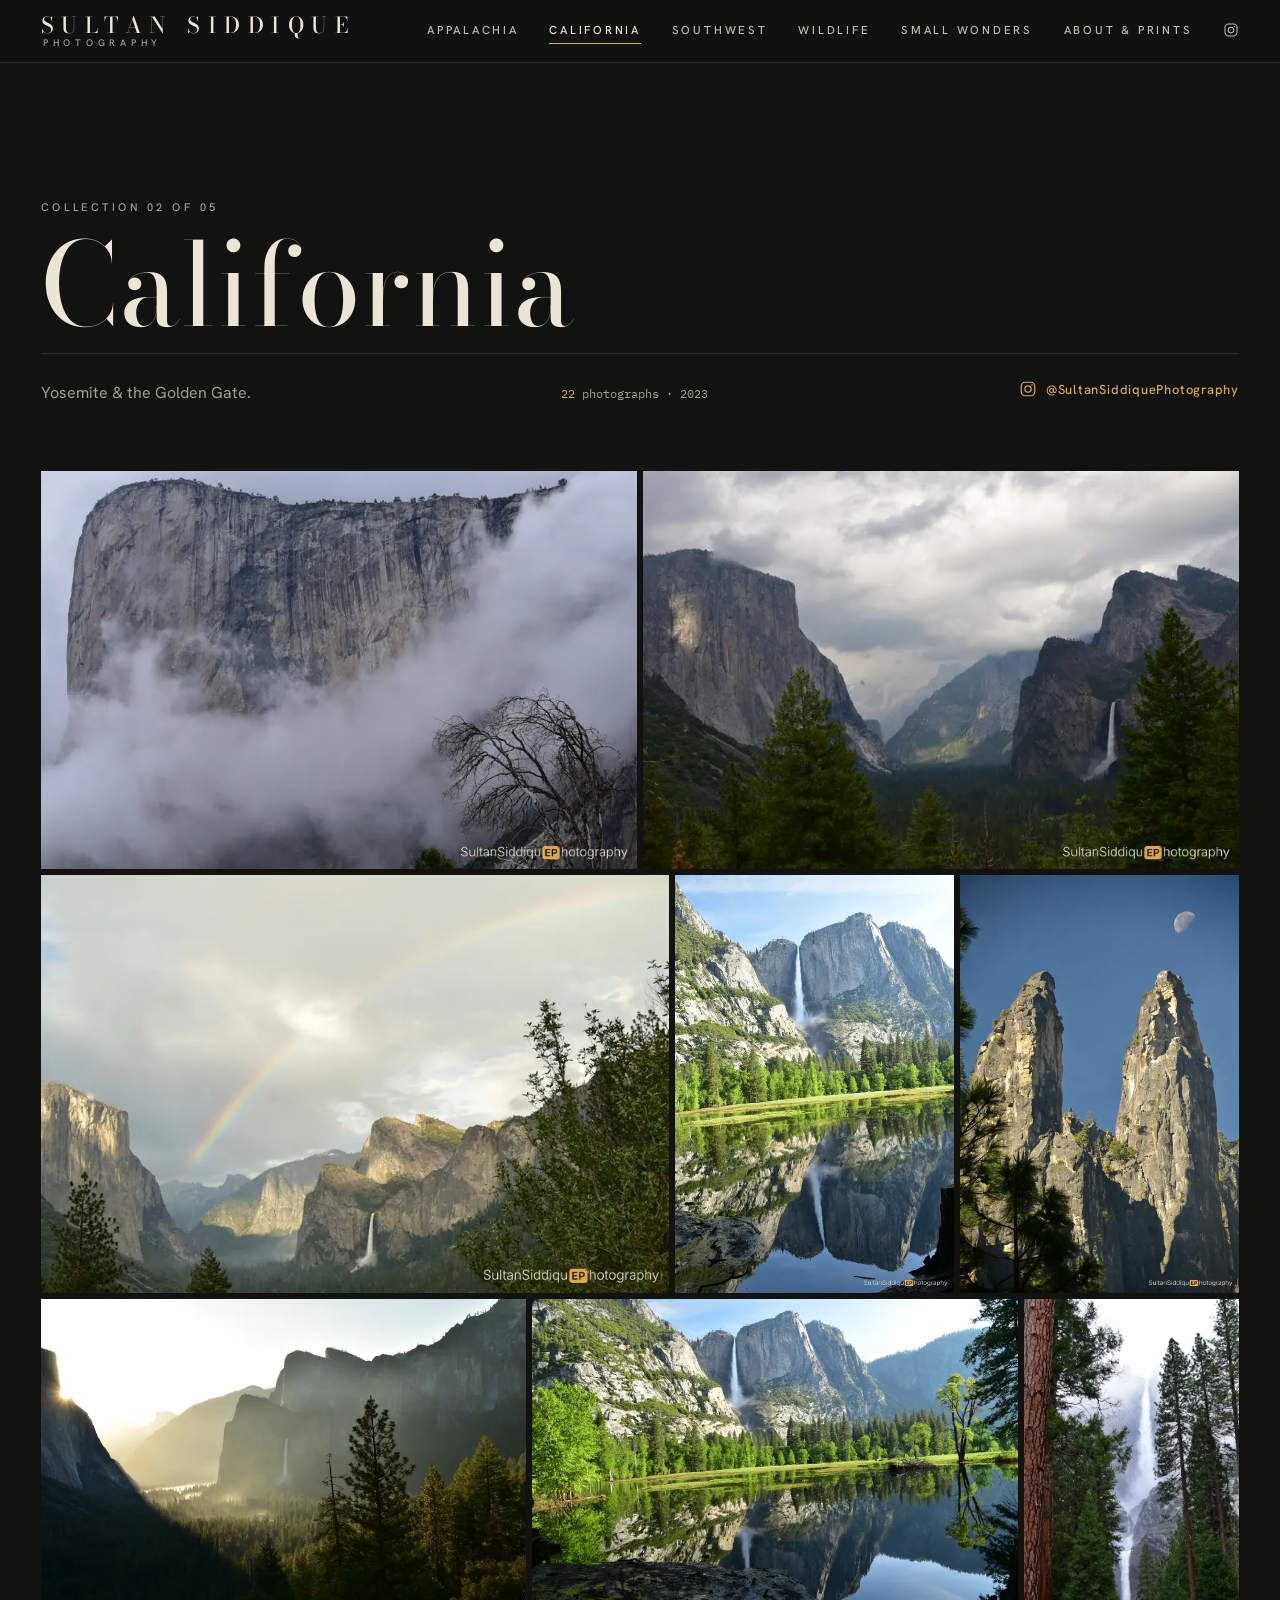
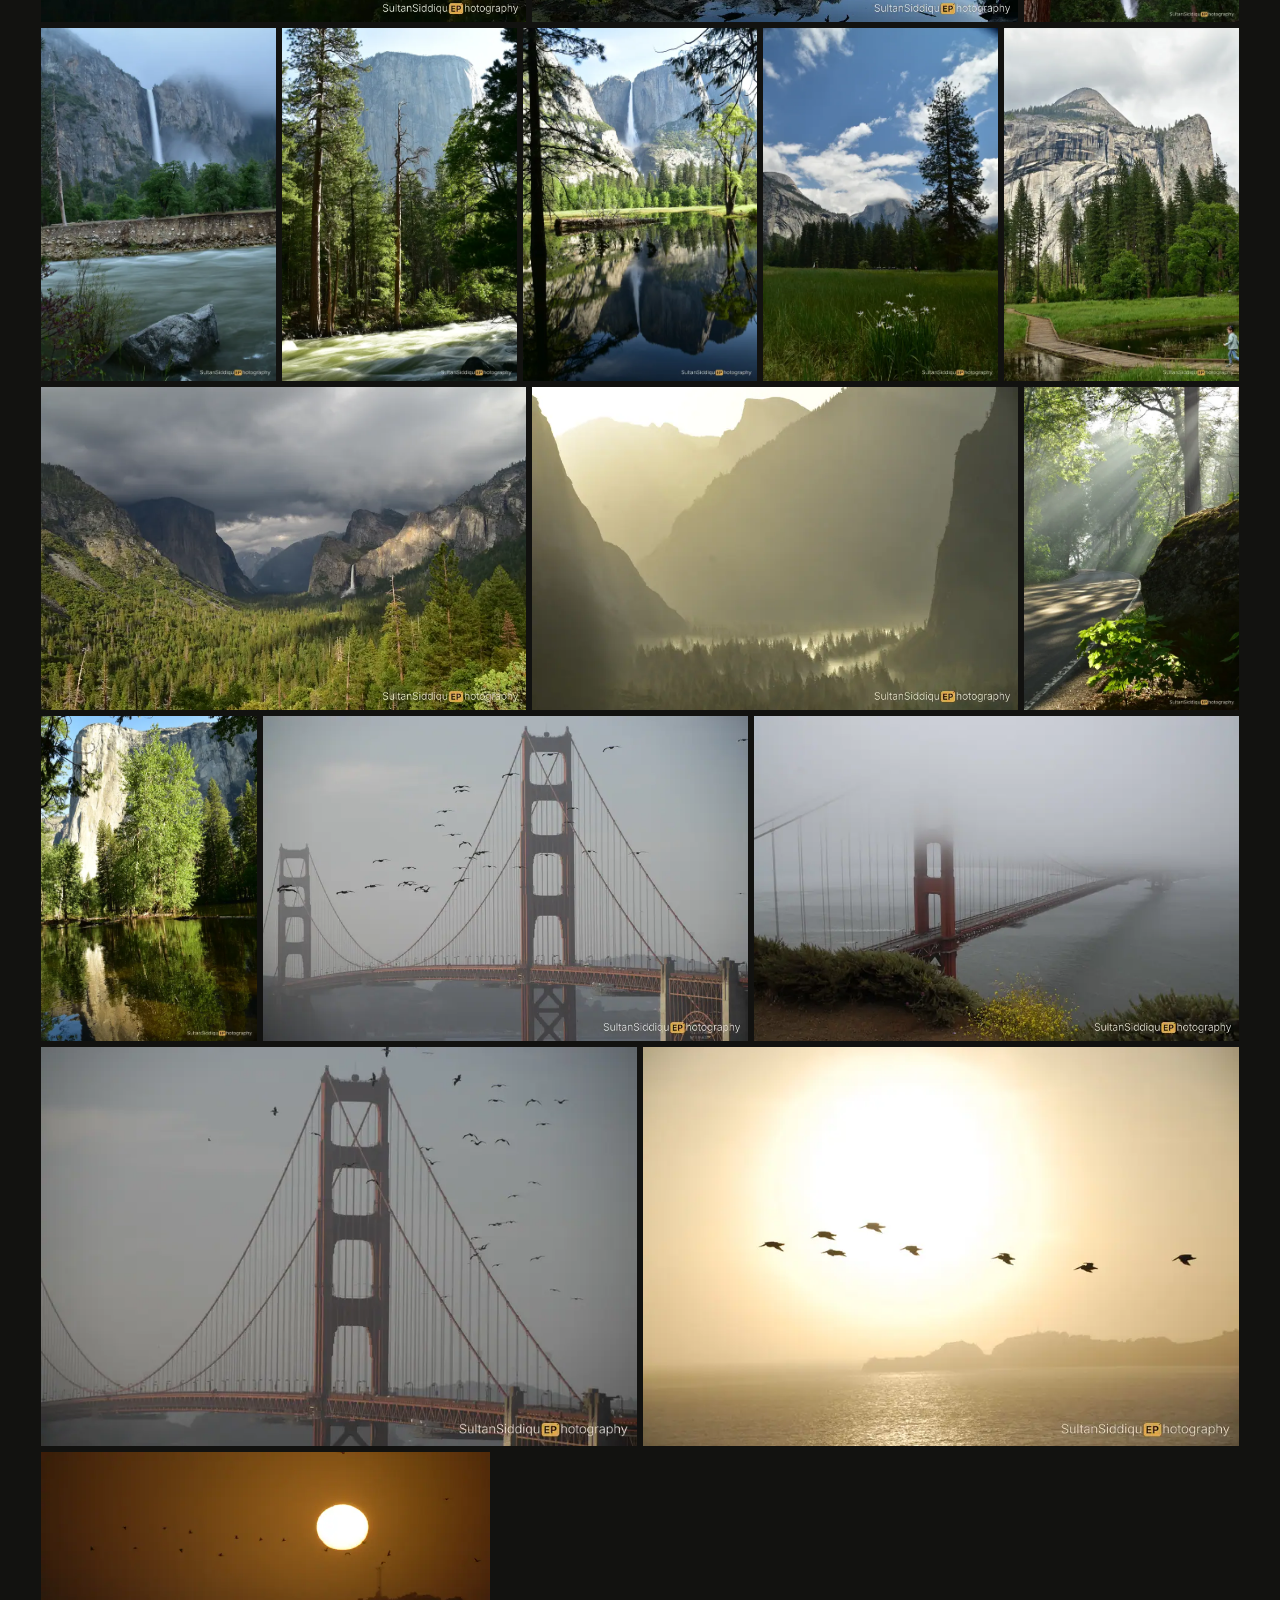
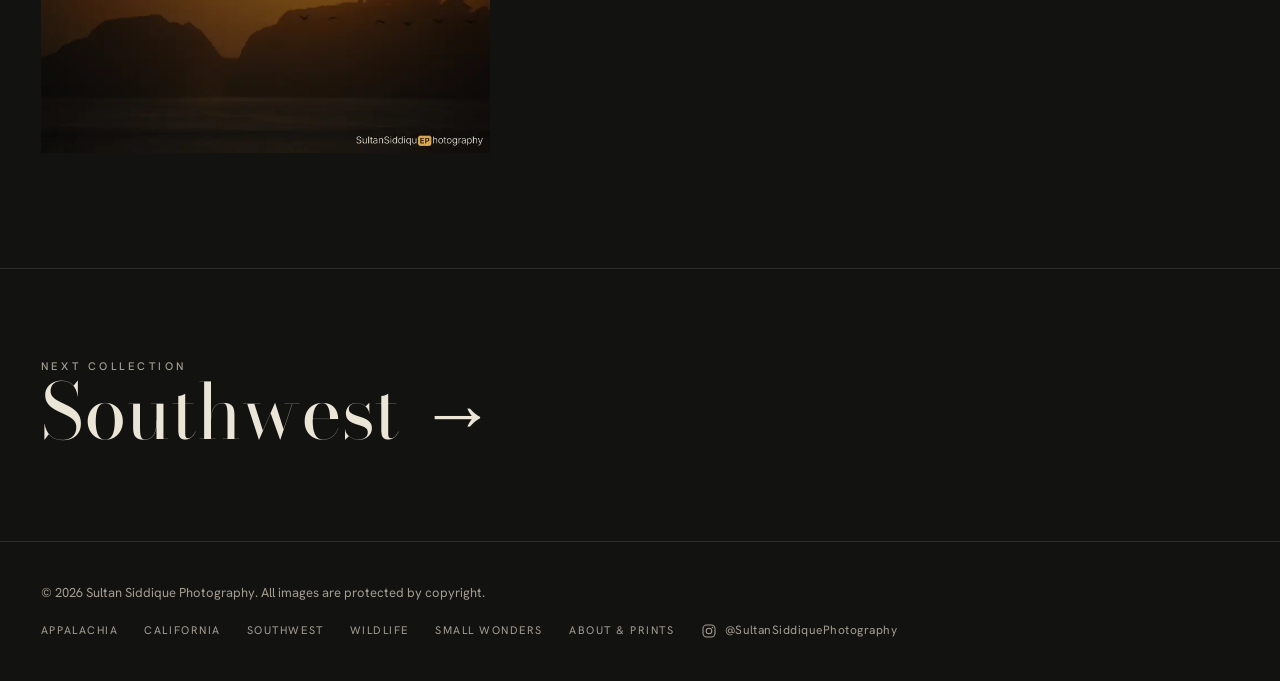
<file: california.html>
<!doctype html>
<html lang="en">
<head>
<title>California | Sultan Siddique Photography</title>
<meta charset="utf-8">
<meta name="viewport" content="width=device-width, initial-scale=1, viewport-fit=cover">
<meta name="claude:viewport-fit-sides" content="cover">
<meta name="description" content="California: Yosemite &amp; the Golden Gate. 22 photographs by Sultan Siddique.">
<meta property="og:title" content="California | Sultan Siddique Photography"><meta property="og:description" content="California: Yosemite &amp; the Golden Gate. 22 photographs by Sultan Siddique."><meta property="og:image" content="img/l/dsc-5536.webp?v=ep1">
<meta name="theme-color" content="#121210">
<link rel="icon" href="data:image/svg+xml,%3Csvg xmlns='http://www.w3.org/2000/svg' viewBox='0 0 64 64'%3E%3Crect width='64' height='64' fill='%23121210'/%3E%3Cpath d='M6 50 24 26l10 13 8-9 16 20Z' fill='%23d1a964'/%3E%3Ccircle cx='46' cy='18' r='5' fill='%23ebe5d8'/%3E%3C/svg%3E">
<link rel="preconnect" href="https://fonts.googleapis.com"><link rel="preconnect" href="https://fonts.gstatic.com" crossorigin><link rel="stylesheet" href="https://fonts.googleapis.com/css2?family=Bodoni+Moda:ital,opsz,wght@0,6..96,400;0,6..96,500;1,6..96,400&family=Hanken+Grotesk:wght@400;500&family=IBM+Plex+Mono&display=swap">
<link rel="stylesheet" href="css/site.css?v=9128c517">
</head>
<body>
<a class="skip" href="#main">Skip to content</a>
<header class="site-head wrap">
  <a class="wordmark" href="index.html" aria-label="Sultan Siddique Photography, home"><b>Sultan Siddique</b><span>Photography</span></a>
  <button class="menu-btn" type="button" aria-label="Menu" aria-expanded="false" aria-controls="nav"><i></i><i></i></button>
  <ul class="nav" id="nav"><li><a href="appalachia.html">Appalachia</a></li><li><a href="california.html" aria-current="page">California</a></li><li><a href="southwest.html">Southwest</a></li><li><a href="wildlife.html">Wildlife</a></li><li><a href="small-wonders.html">Small Wonders</a></li><li><a href="about.html">About &amp; Prints</a></li><li class="nav-ig"><a href="https://www.instagram.com/sultansiddiquephotography/" target="_blank" rel="noopener" aria-label="Instagram: @SultanSiddiquePhotography"><svg class="ig" viewBox="0 0 24 24" aria-hidden="true"><rect x="3" y="3" width="18" height="18" rx="5.5"/><circle cx="12" cy="12" r="4.2"/><circle cx="17.3" cy="6.7" r="1.1" class="dot"/></svg><span>@SultanSiddiquePhotography</span></a></li></ul>
</header>
<main id="main">
<section class="page-head wrap">
  <span class="eyebrow">Collection 02 of 05</span>
  <h1>California</h1>
  <div class="row"><p>Yosemite &amp; the Golden Gate.</p><span class="facts"><b>22</b> photographs · 2023</span><a class="ig-link" href="https://www.instagram.com/sultansiddiquephotography/" target="_blank" rel="noopener"><svg class="ig" viewBox="0 0 24 24" aria-hidden="true"><rect x="3" y="3" width="18" height="18" rx="5.5"/><circle cx="12" cy="12" r="4.2"/><circle cx="17.3" cy="6.7" r="1.1" class="dot"/></svg>@SultanSiddiquePhotography</a></div>
</section>
<section class="gallery wrap" aria-label="California photographs"><div class="grid"><figure style="--r:1.5009" data-full="img/l/dsc-5536.webp?v=ep1" data-title="El Capitan in Cloud" data-place="Yosemite National Park" data-year="2023" data-exif="Nikon D750 · 40mm · f/9 · 1/640s · ISO 200" data-wm="1.666,2.5,27.993,3.399"><a href="img/l/dsc-5536.webp?v=ep1" aria-label="Open El Capitan in Cloud"><img src="img/s/dsc-5536.webp?v=ep1" alt="El Capitan in Cloud, Yosemite National Park" loading="eager" decoding="async" width="800" height="533"></a><figcaption>El Capitan in Cloud<small>Yosemite National Park · 2023</small></figcaption><a class="wm-link" href="https://www.instagram.com/sultansiddiquephotography/" target="_blank" rel="noopener" title="Instagram @SultanSiddiquePhotography" aria-label="Instagram @SultanSiddiquePhotography" style="right:1.666%;bottom:2.5%;width:27.993%;height:3.399%"></a></figure><figure style="--r:1.5009" data-full="img/l/dsc-5872.webp?v=ep1" data-title="Tunnel View" data-place="Yosemite National Park" data-year="2023" data-exif="Nikon D750 · 32mm · f/25 · 1/25s · ISO 100" data-wm="1.666,2.5,27.993,3.399"><a href="img/l/dsc-5872.webp?v=ep1" aria-label="Open Tunnel View"><img src="img/s/dsc-5872.webp?v=ep1" alt="Tunnel View, Yosemite National Park" loading="eager" decoding="async" width="800" height="533"></a><figcaption>Tunnel View<small>Yosemite National Park · 2023</small></figcaption><a class="wm-link" href="https://www.instagram.com/sultansiddiquephotography/" target="_blank" rel="noopener" title="Instagram @SultanSiddiquePhotography" aria-label="Instagram @SultanSiddiquePhotography" style="right:1.666%;bottom:2.5%;width:27.993%;height:3.399%"></a></figure><figure style="--r:1.5009" data-full="img/l/dsc-6009.webp?v=ep1" data-title="Rainbow over the Valley" data-place="Yosemite National Park" data-year="2023" data-exif="Nikon D750 · 24mm · f/7.1 · 1/100s · ISO 200" data-wm="1.666,2.5,27.993,3.399"><a href="img/l/dsc-6009.webp?v=ep1" aria-label="Open Rainbow over the Valley"><img src="img/s/dsc-6009.webp?v=ep1" alt="Rainbow over the Valley, Yosemite National Park" loading="eager" decoding="async" width="800" height="533"></a><figcaption>Rainbow over the Valley<small>Yosemite National Park · 2023</small></figcaption><a class="wm-link" href="https://www.instagram.com/sultansiddiquephotography/" target="_blank" rel="noopener" title="Instagram @SultanSiddiquePhotography" aria-label="Instagram @SultanSiddiquePhotography" style="right:1.666%;bottom:2.5%;width:27.993%;height:3.399%"></a></figure><figure style="--r:0.6663" data-full="img/l/dsc-5672.webp?v=ep1" data-title="Mirror" data-place="Yosemite National Park" data-year="2023" data-exif="Nikon D750 · 24mm · f/16 · 1/3s · ISO 100" data-wm="2.5,1.666,30.0,1.618"><a href="img/l/dsc-5672.webp?v=ep1" aria-label="Open Mirror"><img src="img/s/dsc-5672.webp?v=ep1" alt="Mirror, Yosemite National Park" loading="eager" decoding="async" width="533" height="800"></a><figcaption>Mirror<small>Yosemite National Park · 2023</small></figcaption><a class="wm-link" href="https://www.instagram.com/sultansiddiquephotography/" target="_blank" rel="noopener" title="Instagram @SultanSiddiquePhotography" aria-label="Instagram @SultanSiddiquePhotography" style="right:2.5%;bottom:1.666%;width:30.0%;height:1.618%"></a></figure><figure style="--r:0.6663" data-full="img/l/dsc-6150.webp?v=ep1" data-title="Cathedral Spires &amp; Moon" data-place="Yosemite National Park" data-year="2023" data-exif="Nikon D750 · 140mm · f/6 · 1/160s · ISO 200" data-wm="2.5,1.666,30.0,1.618"><a href="img/l/dsc-6150.webp?v=ep1" aria-label="Open Cathedral Spires &amp; Moon"><img src="img/s/dsc-6150.webp?v=ep1" alt="Cathedral Spires &amp; Moon, Yosemite National Park" loading="eager" decoding="async" width="533" height="800"></a><figcaption>Cathedral Spires &amp; Moon<small>Yosemite National Park · 2023</small></figcaption><a class="wm-link" href="https://www.instagram.com/sultansiddiquephotography/" target="_blank" rel="noopener" title="Instagram @SultanSiddiquePhotography" aria-label="Instagram @SultanSiddiquePhotography" style="right:2.5%;bottom:1.666%;width:30.0%;height:1.618%"></a></figure><figure style="--r:1.5009" data-full="img/l/dsc-6035.webp?v=ep1" data-title="Valley Light" data-place="Yosemite National Park" data-year="2023" data-exif="Nikon D750 · 28mm · f/11 · 1/15s · ISO 100" data-wm="1.666,2.5,27.993,3.399"><a href="img/l/dsc-6035.webp?v=ep1" aria-label="Open Valley Light"><img src="img/s/dsc-6035.webp?v=ep1" alt="Valley Light, Yosemite National Park" loading="eager" decoding="async" width="800" height="533"></a><figcaption>Valley Light<small>Yosemite National Park · 2023</small></figcaption><a class="wm-link" href="https://www.instagram.com/sultansiddiquephotography/" target="_blank" rel="noopener" title="Instagram @SultanSiddiquePhotography" aria-label="Instagram @SultanSiddiquePhotography" style="right:1.666%;bottom:2.5%;width:27.993%;height:3.399%"></a></figure><figure style="--r:1.5009" data-full="img/l/dsc-5680.webp?v=ep1" data-title="Reflections" data-place="Yosemite National Park" data-year="2023" data-exif="Nikon D750 · 18mm · f/16 · 1/3s · ISO 100" data-wm="1.666,2.5,27.993,3.399"><a href="img/l/dsc-5680.webp?v=ep1" aria-label="Open Reflections"><img src="img/s/dsc-5680.webp?v=ep1" alt="Reflections, Yosemite National Park" loading="lazy" decoding="async" width="800" height="533"></a><figcaption>Reflections<small>Yosemite National Park · 2023</small></figcaption><a class="wm-link" href="https://www.instagram.com/sultansiddiquephotography/" target="_blank" rel="noopener" title="Instagram @SultanSiddiquePhotography" aria-label="Instagram @SultanSiddiquePhotography" style="right:1.666%;bottom:2.5%;width:27.993%;height:3.399%"></a></figure><figure style="--r:0.6663" data-full="img/l/dsc-5627.webp?v=ep1" data-title="Yosemite Falls" data-place="Yosemite National Park" data-year="2023" data-exif="Nikon D750 · 35mm · f/5.6 · 1/250s · ISO 400" data-wm="2.5,1.666,30.0,1.618"><a href="img/l/dsc-5627.webp?v=ep1" aria-label="Open Yosemite Falls"><img src="img/s/dsc-5627.webp?v=ep1" alt="Yosemite Falls, Yosemite National Park" loading="lazy" decoding="async" width="533" height="800"></a><figcaption>Yosemite Falls<small>Yosemite National Park · 2023</small></figcaption><a class="wm-link" href="https://www.instagram.com/sultansiddiquephotography/" target="_blank" rel="noopener" title="Instagram @SultanSiddiquePhotography" aria-label="Instagram @SultanSiddiquePhotography" style="right:2.5%;bottom:1.666%;width:30.0%;height:1.618%"></a></figure><figure style="--r:0.6663" data-full="img/l/dsc-5633.webp?v=ep1" data-title="Falls and River" data-place="Yosemite National Park" data-year="2023" data-exif="Nikon D750 · 21mm · f/22 · 1.6s · ISO 400" data-wm="2.5,1.666,30.0,1.618"><a href="img/l/dsc-5633.webp?v=ep1" aria-label="Open Falls and River"><img src="img/s/dsc-5633.webp?v=ep1" alt="Falls and River, Yosemite National Park" loading="lazy" decoding="async" width="533" height="800"></a><figcaption>Falls and River<small>Yosemite National Park · 2023</small></figcaption><a class="wm-link" href="https://www.instagram.com/sultansiddiquephotography/" target="_blank" rel="noopener" title="Instagram @SultanSiddiquePhotography" aria-label="Instagram @SultanSiddiquePhotography" style="right:2.5%;bottom:1.666%;width:30.0%;height:1.618%"></a></figure><figure style="--r:0.6663" data-full="img/l/dsc-5663.webp?v=ep1" data-title="Granite and Pine" data-place="Yosemite National Park" data-year="2023" data-exif="Nikon D750 · 24mm · f/16 · 1/2s · ISO 100" data-wm="2.5,1.666,30.0,1.618"><a href="img/l/dsc-5663.webp?v=ep1" aria-label="Open Granite and Pine"><img src="img/s/dsc-5663.webp?v=ep1" alt="Granite and Pine, Yosemite National Park" loading="lazy" decoding="async" width="533" height="800"></a><figcaption>Granite and Pine<small>Yosemite National Park · 2023</small></figcaption><a class="wm-link" href="https://www.instagram.com/sultansiddiquephotography/" target="_blank" rel="noopener" title="Instagram @SultanSiddiquePhotography" aria-label="Instagram @SultanSiddiquePhotography" style="right:2.5%;bottom:1.666%;width:30.0%;height:1.618%"></a></figure><figure style="--r:0.6663" data-full="img/l/dsc-5685.webp?v=ep1" data-title="Still Water" data-place="Yosemite National Park" data-year="2023" data-exif="Nikon D750 · 22mm · f/16 · 1/1s · ISO 100" data-wm="2.5,1.666,30.0,1.618"><a href="img/l/dsc-5685.webp?v=ep1" aria-label="Open Still Water"><img src="img/s/dsc-5685.webp?v=ep1" alt="Still Water, Yosemite National Park" loading="lazy" decoding="async" width="533" height="800"></a><figcaption>Still Water<small>Yosemite National Park · 2023</small></figcaption><a class="wm-link" href="https://www.instagram.com/sultansiddiquephotography/" target="_blank" rel="noopener" title="Instagram @SultanSiddiquePhotography" aria-label="Instagram @SultanSiddiquePhotography" style="right:2.5%;bottom:1.666%;width:30.0%;height:1.618%"></a></figure><figure style="--r:0.6663" data-full="img/l/dsc-5751.webp?v=ep1" data-title="Meadow Pine" data-place="Yosemite National Park" data-year="2023" data-exif="Nikon D750 · 18mm · f/8 · 1/125s · ISO 200" data-wm="2.5,1.666,30.0,1.618"><a href="img/l/dsc-5751.webp?v=ep1" aria-label="Open Meadow Pine"><img src="img/s/dsc-5751.webp?v=ep1" alt="Meadow Pine, Yosemite National Park" loading="lazy" decoding="async" width="533" height="800"></a><figcaption>Meadow Pine<small>Yosemite National Park · 2023</small></figcaption><a class="wm-link" href="https://www.instagram.com/sultansiddiquephotography/" target="_blank" rel="noopener" title="Instagram @SultanSiddiquePhotography" aria-label="Instagram @SultanSiddiquePhotography" style="right:2.5%;bottom:1.666%;width:30.0%;height:1.618%"></a></figure><figure style="--r:0.6663" data-full="img/l/dsc-5801.webp?v=ep1" data-title="Granite Domes" data-place="Yosemite National Park" data-year="2023" data-exif="Nikon D750 · 26mm · f/8 · 1/250s · ISO 200" data-wm="2.5,1.666,30.0,1.618"><a href="img/l/dsc-5801.webp?v=ep1" aria-label="Open Granite Domes"><img src="img/s/dsc-5801.webp?v=ep1" alt="Granite Domes, Yosemite National Park" loading="lazy" decoding="async" width="533" height="800"></a><figcaption>Granite Domes<small>Yosemite National Park · 2023</small></figcaption><a class="wm-link" href="https://www.instagram.com/sultansiddiquephotography/" target="_blank" rel="noopener" title="Instagram @SultanSiddiquePhotography" aria-label="Instagram @SultanSiddiquePhotography" style="right:2.5%;bottom:1.666%;width:30.0%;height:1.618%"></a></figure><figure style="--r:1.5009" data-full="img/l/dsc-5938.webp?v=ep1" data-title="Storm over the Valley" data-place="Yosemite National Park" data-year="2023" data-exif="Nikon D750 · 18mm · f/22 · 1/25s · ISO 100" data-wm="1.666,2.5,27.993,3.399"><a href="img/l/dsc-5938.webp?v=ep1" aria-label="Open Storm over the Valley"><img src="img/s/dsc-5938.webp?v=ep1" alt="Storm over the Valley, Yosemite National Park" loading="lazy" decoding="async" width="800" height="533"></a><figcaption>Storm over the Valley<small>Yosemite National Park · 2023</small></figcaption><a class="wm-link" href="https://www.instagram.com/sultansiddiquephotography/" target="_blank" rel="noopener" title="Instagram @SultanSiddiquePhotography" aria-label="Instagram @SultanSiddiquePhotography" style="right:1.666%;bottom:2.5%;width:27.993%;height:3.399%"></a></figure><figure style="--r:1.5009" data-full="img/l/dsc-6064.webp?v=ep1" data-title="Golden Haze" data-place="Yosemite National Park" data-year="2023" data-exif="Nikon D750 · 90mm · f/11 · 1/6s · ISO 100" data-wm="1.666,2.5,27.993,3.399"><a href="img/l/dsc-6064.webp?v=ep1" aria-label="Open Golden Haze"><img src="img/s/dsc-6064.webp?v=ep1" alt="Golden Haze, Yosemite National Park" loading="lazy" decoding="async" width="800" height="533"></a><figcaption>Golden Haze<small>Yosemite National Park · 2023</small></figcaption><a class="wm-link" href="https://www.instagram.com/sultansiddiquephotography/" target="_blank" rel="noopener" title="Instagram @SultanSiddiquePhotography" aria-label="Instagram @SultanSiddiquePhotography" style="right:1.666%;bottom:2.5%;width:27.993%;height:3.399%"></a></figure><figure style="--r:0.6663" data-full="img/l/dsc-6110.webp?v=ep1" data-title="Forest Road" data-place="Yosemite National Park" data-year="2023" data-exif="Nikon D750 · 40mm · f/5.6 · 1/80s · ISO 200" data-wm="2.5,1.666,30.0,1.618"><a href="img/l/dsc-6110.webp?v=ep1" aria-label="Open Forest Road"><img src="img/s/dsc-6110.webp?v=ep1" alt="Forest Road, Yosemite National Park" loading="lazy" decoding="async" width="533" height="800"></a><figcaption>Forest Road<small>Yosemite National Park · 2023</small></figcaption><a class="wm-link" href="https://www.instagram.com/sultansiddiquephotography/" target="_blank" rel="noopener" title="Instagram @SultanSiddiquePhotography" aria-label="Instagram @SultanSiddiquePhotography" style="right:2.5%;bottom:1.666%;width:30.0%;height:1.618%"></a></figure><figure style="--r:0.6663" data-full="img/l/dsc-6157.webp?v=ep1" data-title="El Capitan Reflected" data-place="Yosemite National Park" data-year="2023" data-exif="Nikon D750 · 18mm · f/7.1 · 1/80s · ISO 200" data-wm="2.5,1.666,30.0,1.618"><a href="img/l/dsc-6157.webp?v=ep1" aria-label="Open El Capitan Reflected"><img src="img/s/dsc-6157.webp?v=ep1" alt="El Capitan Reflected, Yosemite National Park" loading="lazy" decoding="async" width="533" height="800"></a><figcaption>El Capitan Reflected<small>Yosemite National Park · 2023</small></figcaption><a class="wm-link" href="https://www.instagram.com/sultansiddiquephotography/" target="_blank" rel="noopener" title="Instagram @SultanSiddiquePhotography" aria-label="Instagram @SultanSiddiquePhotography" style="right:2.5%;bottom:1.666%;width:30.0%;height:1.618%"></a></figure><figure style="--r:1.4925" data-full="img/l/dsc0447.webp?v=ep1" data-title="Golden Gate &amp; Pelicans" data-place="San Francisco" data-year="2023" data-exif="Nikon D200 · 125mm · f/6 · 1/200s · ISO 100" data-wm="1.674,2.5,28.119,3.399"><a href="img/l/dsc0447.webp?v=ep1" aria-label="Open Golden Gate &amp; Pelicans"><img src="img/s/dsc0447.webp?v=ep1" alt="Golden Gate &amp; Pelicans, San Francisco" loading="lazy" decoding="async" width="800" height="536"></a><figcaption>Golden Gate &amp; Pelicans<small>San Francisco · 2023</small></figcaption><a class="wm-link" href="https://www.instagram.com/sultansiddiquephotography/" target="_blank" rel="noopener" title="Instagram @SultanSiddiquePhotography" aria-label="Instagram @SultanSiddiquePhotography" style="right:1.674%;bottom:2.5%;width:28.119%;height:3.399%"></a></figure><figure style="--r:1.4925" data-full="img/l/dsc0525.webp?v=ep1" data-title="Bridge in Fog" data-place="San Francisco" data-year="2023" data-exif="Nikon D200 · 18mm · f/11 · 1/160s · ISO 100" data-wm="1.674,2.5,28.119,3.399"><a href="img/l/dsc0525.webp?v=ep1" aria-label="Open Bridge in Fog"><img src="img/s/dsc0525.webp?v=ep1" alt="Bridge in Fog, San Francisco" loading="lazy" decoding="async" width="800" height="536"></a><figcaption>Bridge in Fog<small>San Francisco · 2023</small></figcaption><a class="wm-link" href="https://www.instagram.com/sultansiddiquephotography/" target="_blank" rel="noopener" title="Instagram @SultanSiddiquePhotography" aria-label="Instagram @SultanSiddiquePhotography" style="right:1.674%;bottom:2.5%;width:28.119%;height:3.399%"></a></figure><figure style="--r:1.4925" data-full="img/l/dsc0440.webp?v=ep1" data-title="Golden Gate" data-place="San Francisco" data-year="2023" data-exif="Nikon D200 · 140mm · f/6 · 1/320s · ISO 100" data-wm="1.674,2.5,28.119,3.399"><a href="img/l/dsc0440.webp?v=ep1" aria-label="Open Golden Gate"><img src="img/s/dsc0440.webp?v=ep1" alt="Golden Gate, San Francisco" loading="lazy" decoding="async" width="800" height="536"></a><figcaption>Golden Gate<small>San Francisco · 2023</small></figcaption><a class="wm-link" href="https://www.instagram.com/sultansiddiquephotography/" target="_blank" rel="noopener" title="Instagram @SultanSiddiquePhotography" aria-label="Instagram @SultanSiddiquePhotography" style="right:1.674%;bottom:2.5%;width:28.119%;height:3.399%"></a></figure><figure style="--r:1.4925" data-full="img/l/dsc0455.webp?v=ep1" data-title="Flight at Sunset" data-place="San Francisco Bay" data-year="2023" data-exif="Nikon D200 · 75mm · f/6.3 · 1/1250s · ISO 100" data-wm="1.674,2.5,28.119,3.399"><a href="img/l/dsc0455.webp?v=ep1" aria-label="Open Flight at Sunset"><img src="img/s/dsc0455.webp?v=ep1" alt="Flight at Sunset, San Francisco Bay" loading="lazy" decoding="async" width="800" height="536"></a><figcaption>Flight at Sunset<small>San Francisco Bay · 2023</small></figcaption><a class="wm-link" href="https://www.instagram.com/sultansiddiquephotography/" target="_blank" rel="noopener" title="Instagram @SultanSiddiquePhotography" aria-label="Instagram @SultanSiddiquePhotography" style="right:1.674%;bottom:2.5%;width:28.119%;height:3.399%"></a></figure><figure style="--r:1.4925" data-full="img/l/dsc0482.webp?v=ep1" data-title="Evening Sun" data-place="San Francisco Bay" data-year="2023" data-exif="Nikon D200 · 280mm · f/7.1 · 1/160s · ISO 100" data-wm="1.674,2.5,28.119,3.399"><a href="img/l/dsc0482.webp?v=ep1" aria-label="Open Evening Sun"><img src="img/s/dsc0482.webp?v=ep1" alt="Evening Sun, San Francisco Bay" loading="lazy" decoding="async" width="800" height="536"></a><figcaption>Evening Sun<small>San Francisco Bay · 2023</small></figcaption><a class="wm-link" href="https://www.instagram.com/sultansiddiquephotography/" target="_blank" rel="noopener" title="Instagram @SultanSiddiquePhotography" aria-label="Instagram @SultanSiddiquePhotography" style="right:1.674%;bottom:2.5%;width:28.119%;height:3.399%"></a></figure></div></section>
<a class="next-col wrap" href="southwest.html"><span class="eyebrow">Next collection</span><span class="t">Southwest →</span></a>
</main>
<footer class="site-foot wrap">
  <span>© 2026 Sultan Siddique Photography. All images are protected by copyright.</span>
  <nav aria-label="Footer"><a href="appalachia.html">Appalachia</a><a href="california.html">California</a><a href="southwest.html">Southwest</a><a href="wildlife.html">Wildlife</a><a href="small-wonders.html">Small Wonders</a><a href="about.html">About &amp; Prints</a><a class="foot-ig" href="https://www.instagram.com/sultansiddiquephotography/" target="_blank" rel="noopener"><svg class="ig" viewBox="0 0 24 24" aria-hidden="true"><rect x="3" y="3" width="18" height="18" rx="5.5"/><circle cx="12" cy="12" r="4.2"/><circle cx="17.3" cy="6.7" r="1.1" class="dot"/></svg>@SultanSiddiquePhotography</a></nav>
</footer>
<script src="js/site.js?v=9128c517" defer></script>
</body>
</html>
</file>
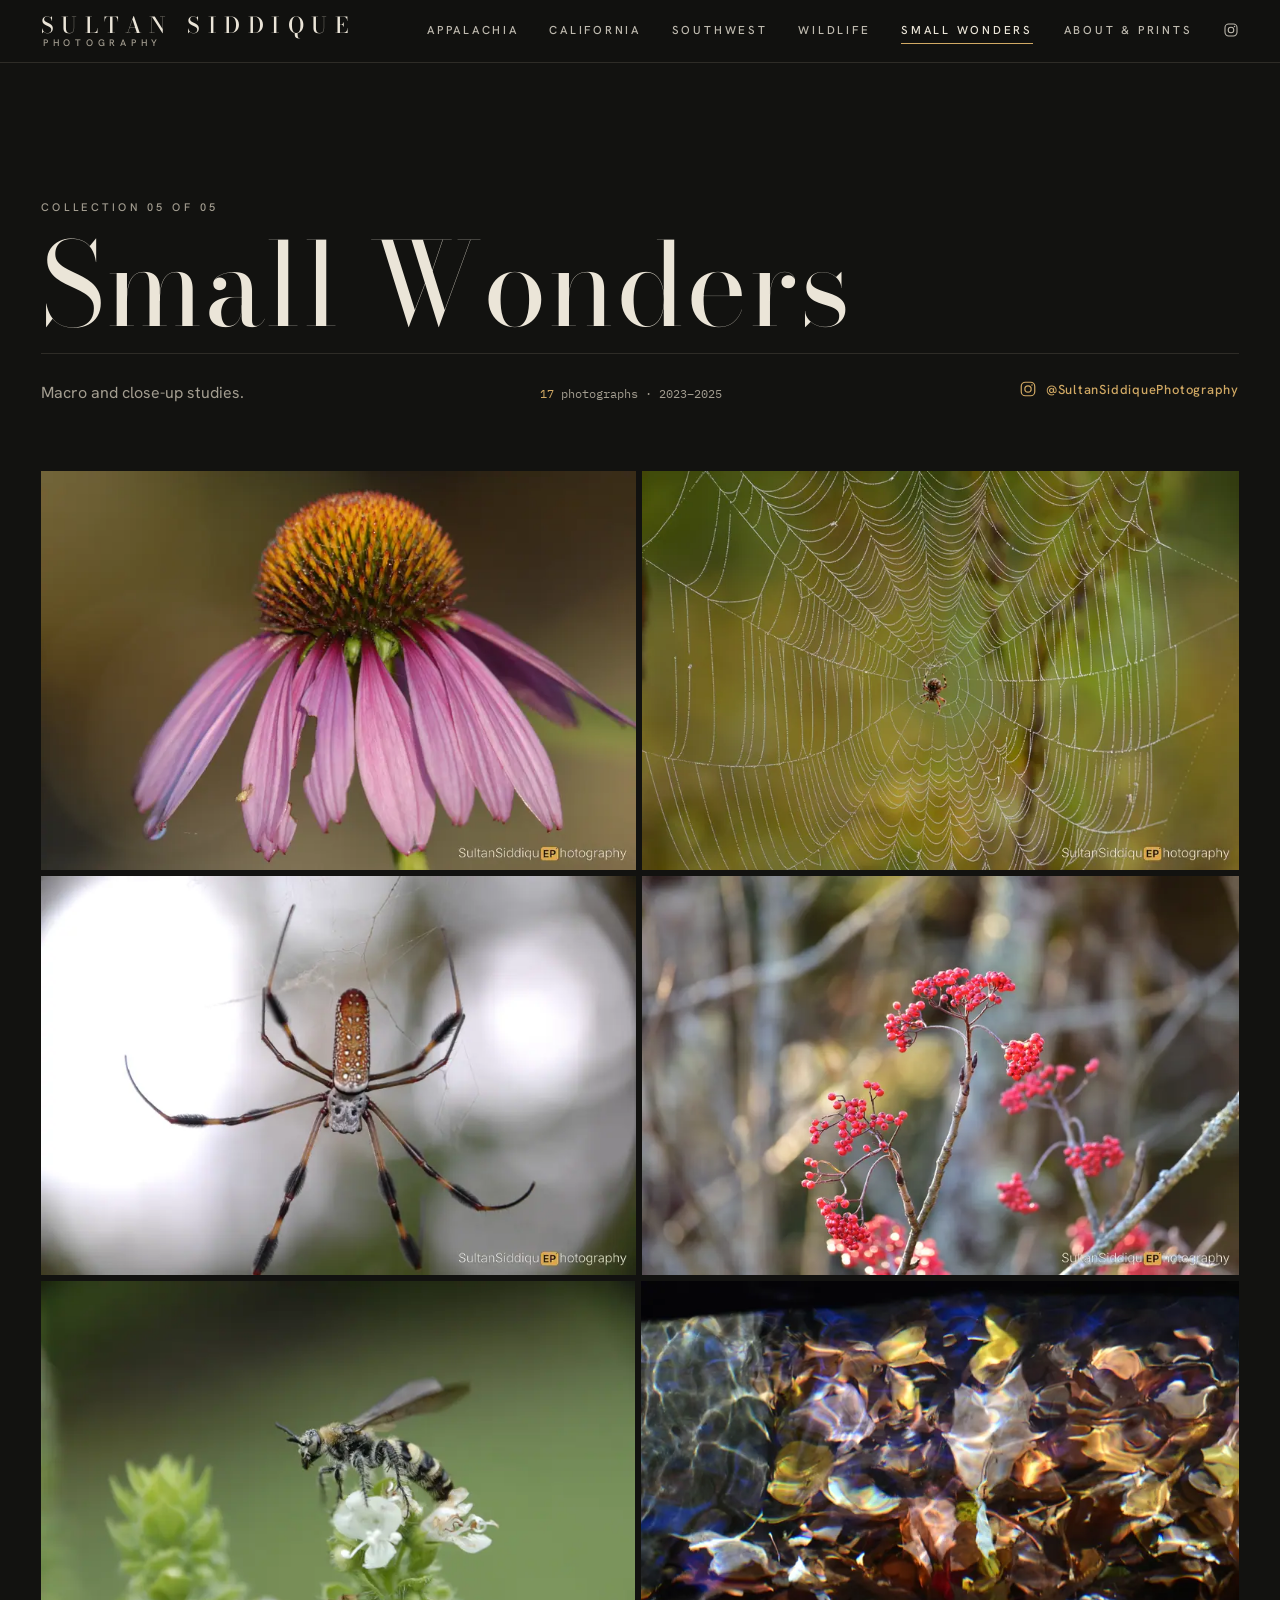
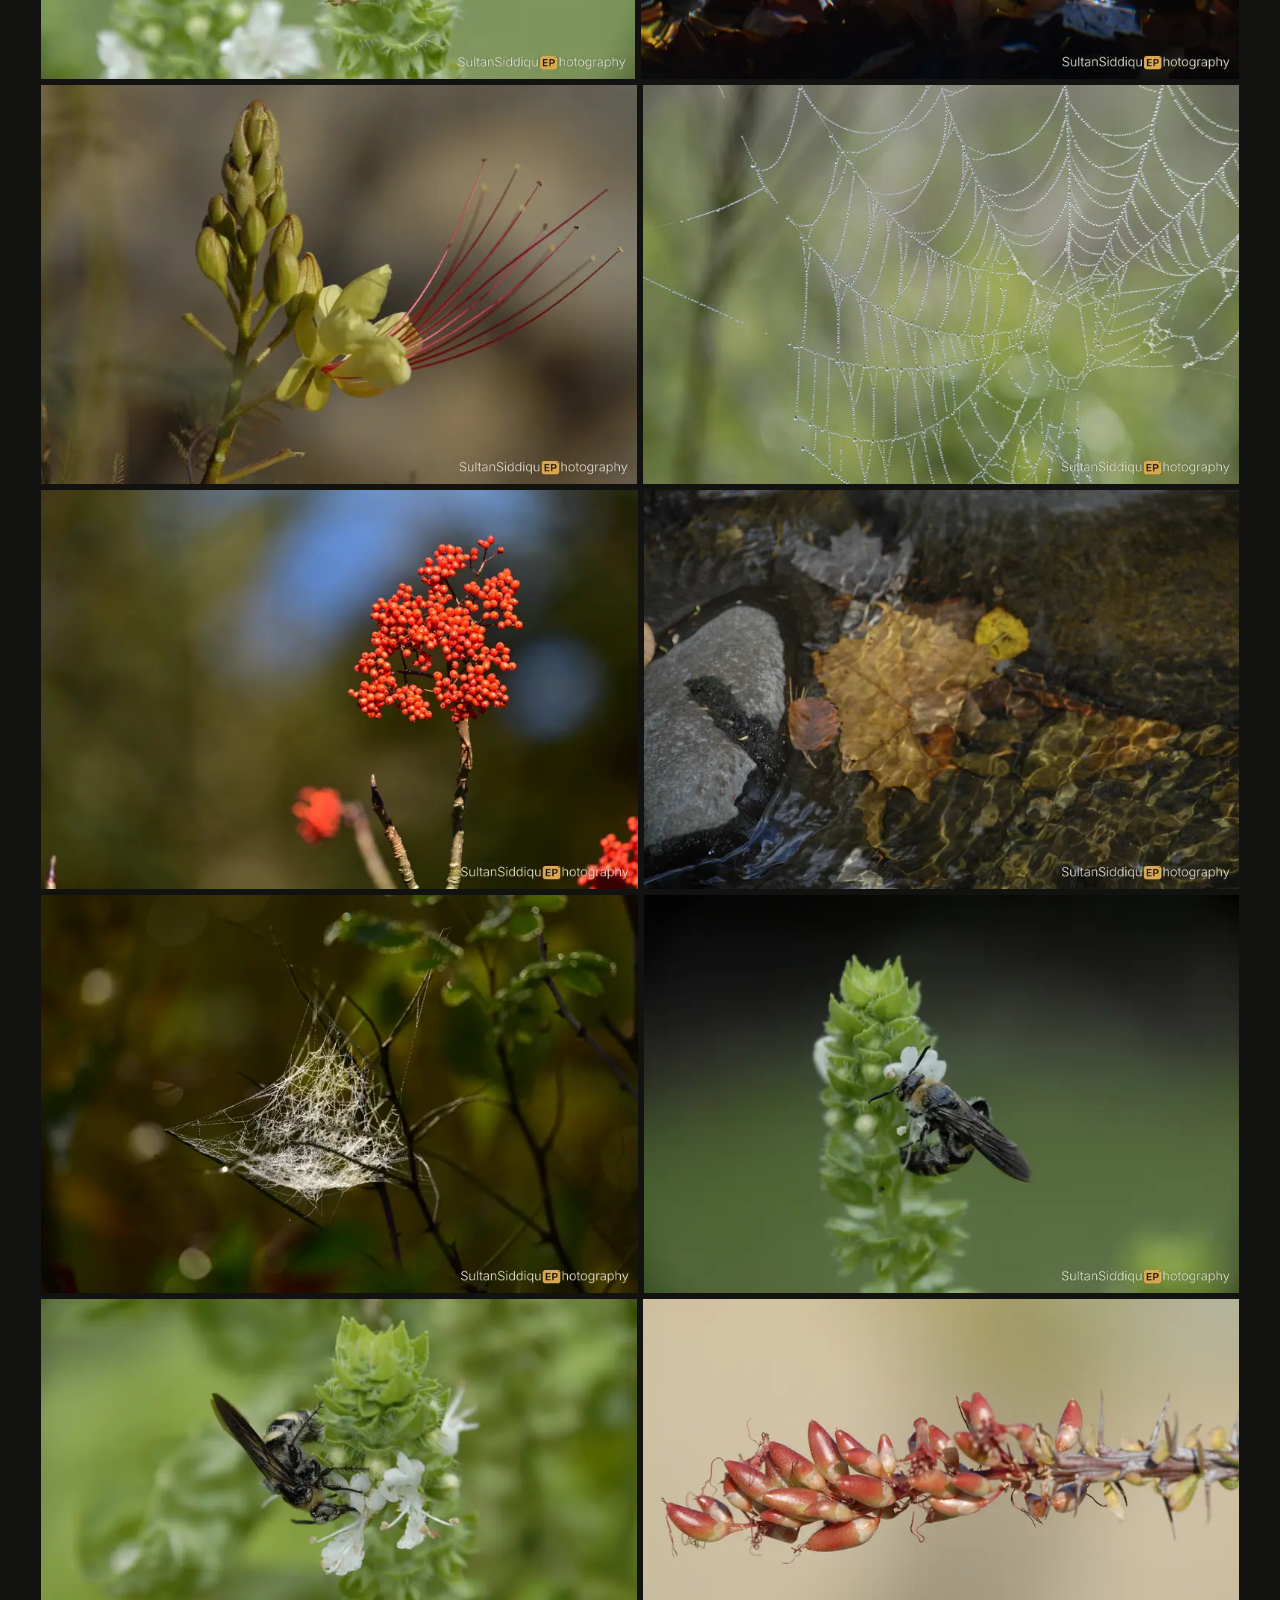
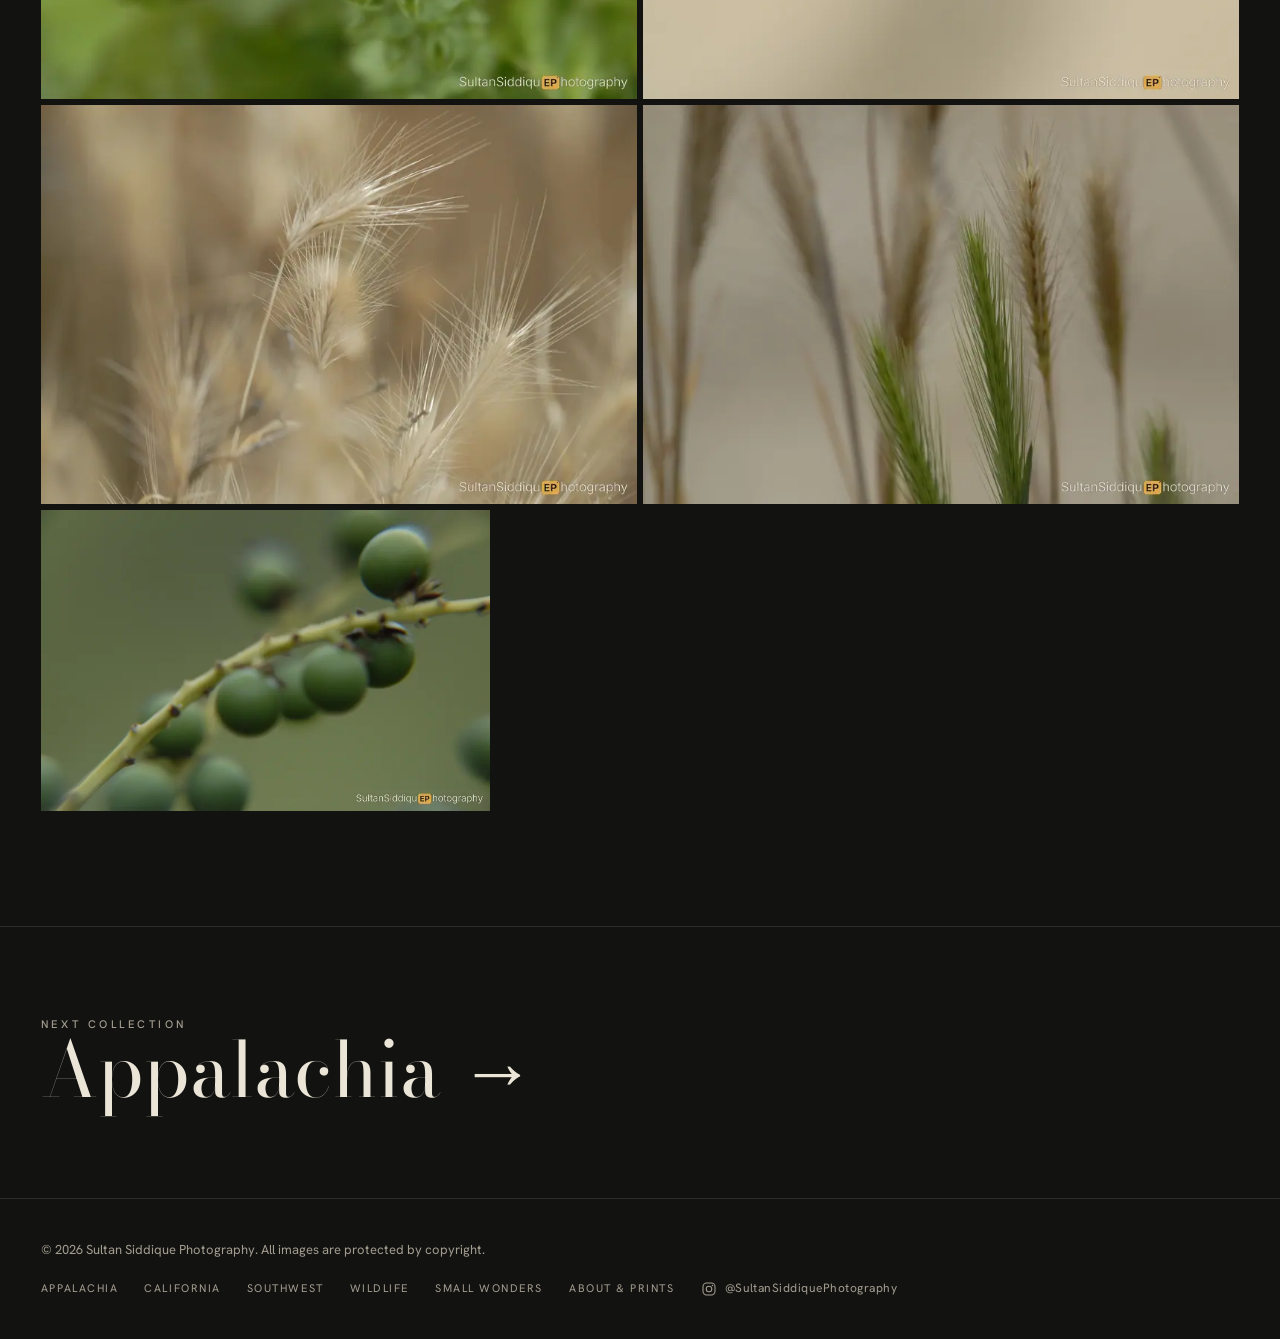
<file: small-wonders.html>
<!doctype html>
<html lang="en">
<head>
<title>Small Wonders | Sultan Siddique Photography</title>
<meta charset="utf-8">
<meta name="viewport" content="width=device-width, initial-scale=1, viewport-fit=cover">
<meta name="claude:viewport-fit-sides" content="cover">
<meta name="description" content="Small Wonders: Macro and close-up studies. 17 photographs by Sultan Siddique.">
<meta property="og:title" content="Small Wonders | Sultan Siddique Photography"><meta property="og:description" content="Small Wonders: Macro and close-up studies. 17 photographs by Sultan Siddique."><meta property="og:image" content="img/l/dsc0779.webp?v=ep1">
<meta name="theme-color" content="#121210">
<link rel="icon" href="data:image/svg+xml,%3Csvg xmlns='http://www.w3.org/2000/svg' viewBox='0 0 64 64'%3E%3Crect width='64' height='64' fill='%23121210'/%3E%3Cpath d='M6 50 24 26l10 13 8-9 16 20Z' fill='%23d1a964'/%3E%3Ccircle cx='46' cy='18' r='5' fill='%23ebe5d8'/%3E%3C/svg%3E">
<link rel="preconnect" href="https://fonts.googleapis.com"><link rel="preconnect" href="https://fonts.gstatic.com" crossorigin><link rel="stylesheet" href="https://fonts.googleapis.com/css2?family=Bodoni+Moda:ital,opsz,wght@0,6..96,400;0,6..96,500;1,6..96,400&family=Hanken+Grotesk:wght@400;500&family=IBM+Plex+Mono&display=swap">
<link rel="stylesheet" href="css/site.css?v=9128c517">
</head>
<body>
<a class="skip" href="#main">Skip to content</a>
<header class="site-head wrap">
  <a class="wordmark" href="index.html" aria-label="Sultan Siddique Photography, home"><b>Sultan Siddique</b><span>Photography</span></a>
  <button class="menu-btn" type="button" aria-label="Menu" aria-expanded="false" aria-controls="nav"><i></i><i></i></button>
  <ul class="nav" id="nav"><li><a href="appalachia.html">Appalachia</a></li><li><a href="california.html">California</a></li><li><a href="southwest.html">Southwest</a></li><li><a href="wildlife.html">Wildlife</a></li><li><a href="small-wonders.html" aria-current="page">Small Wonders</a></li><li><a href="about.html">About &amp; Prints</a></li><li class="nav-ig"><a href="https://www.instagram.com/sultansiddiquephotography/" target="_blank" rel="noopener" aria-label="Instagram: @SultanSiddiquePhotography"><svg class="ig" viewBox="0 0 24 24" aria-hidden="true"><rect x="3" y="3" width="18" height="18" rx="5.5"/><circle cx="12" cy="12" r="4.2"/><circle cx="17.3" cy="6.7" r="1.1" class="dot"/></svg><span>@SultanSiddiquePhotography</span></a></li></ul>
</header>
<main id="main">
<section class="page-head wrap">
  <span class="eyebrow">Collection 05 of 05</span>
  <h1>Small Wonders</h1>
  <div class="row"><p>Macro and close-up studies.</p><span class="facts"><b>17</b> photographs · 2023–2025</span><a class="ig-link" href="https://www.instagram.com/sultansiddiquephotography/" target="_blank" rel="noopener"><svg class="ig" viewBox="0 0 24 24" aria-hidden="true"><rect x="3" y="3" width="18" height="18" rx="5.5"/><circle cx="12" cy="12" r="4.2"/><circle cx="17.3" cy="6.7" r="1.1" class="dot"/></svg>@SultanSiddiquePhotography</a></div>
</section>
<section class="gallery wrap" aria-label="Small Wonders photographs"><div class="grid"><figure style="--r:1.4925" data-full="img/l/dsc0779.webp?v=ep1" data-title="Coneflower" data-place="Close-up" data-year="2023" data-exif="Nikon D200 · 500mm · f/5.6 · 1/320s · ISO 320" data-wm="1.674,2.5,28.119,3.399"><a href="img/l/dsc0779.webp?v=ep1" aria-label="Open Coneflower"><img src="img/s/dsc0779.webp?v=ep1" alt="Coneflower, Close-up" loading="eager" decoding="async" width="800" height="536"></a><figcaption>Coneflower<small>Close-up · 2023</small></figcaption><a class="wm-link" href="https://www.instagram.com/sultansiddiquephotography/" target="_blank" rel="noopener" title="Instagram @SultanSiddiquePhotography" aria-label="Instagram @SultanSiddiquePhotography" style="right:1.674%;bottom:2.5%;width:28.119%;height:3.399%"></a></figure><figure style="--r:1.4981" data-full="img/l/dsc-8087.webp?v=ep1" data-title="Dew-Strung Web" data-place="Great Smoky Mountains" data-year="2023" data-exif="Nikon D750 · 500mm · f/5.6 · 1/80s · ISO 200" data-wm="1.669,2.5,28.035,3.399"><a href="img/l/dsc-8087.webp?v=ep1" aria-label="Open Dew-Strung Web"><img src="img/s/dsc-8087.webp?v=ep1" alt="Dew-Strung Web, Great Smoky Mountains" loading="eager" decoding="async" width="800" height="534"></a><figcaption>Dew-Strung Web<small>Great Smoky Mountains · 2023</small></figcaption><a class="wm-link" href="https://www.instagram.com/sultansiddiquephotography/" target="_blank" rel="noopener" title="Instagram @SultanSiddiquePhotography" aria-label="Instagram @SultanSiddiquePhotography" style="right:1.669%;bottom:2.5%;width:28.035%;height:3.399%"></a></figure><figure style="--r:1.4925" data-full="img/l/dsc0882.webp?v=ep1" data-title="Golden Silk Orb-Weaver" data-place="Close-up" data-year="2023" data-exif="Nikon D200 · 300mm · f/6.3 · 1/15s · ISO 200" data-wm="1.674,2.5,28.119,3.399"><a href="img/l/dsc0882.webp?v=ep1" aria-label="Open Golden Silk Orb-Weaver"><img src="img/s/dsc0882.webp?v=ep1" alt="Golden Silk Orb-Weaver, Close-up" loading="eager" decoding="async" width="800" height="536"></a><figcaption>Golden Silk Orb-Weaver<small>Close-up · 2023</small></figcaption><a class="wm-link" href="https://www.instagram.com/sultansiddiquephotography/" target="_blank" rel="noopener" title="Instagram @SultanSiddiquePhotography" aria-label="Instagram @SultanSiddiquePhotography" style="right:1.674%;bottom:2.5%;width:28.119%;height:3.399%"></a></figure><figure style="--r:1.4981" data-full="img/l/dsc-8319.webp?v=ep1" data-title="Mountain Ash" data-place="Great Smoky Mountains" data-year="2023" data-exif="Nikon D750 · 480mm · f/5.6 · 1/60s · ISO 720" data-wm="1.669,2.5,28.035,3.399"><a href="img/l/dsc-8319.webp?v=ep1" aria-label="Open Mountain Ash"><img src="img/s/dsc-8319.webp?v=ep1" alt="Mountain Ash, Great Smoky Mountains" loading="eager" decoding="async" width="800" height="534"></a><figcaption>Mountain Ash<small>Great Smoky Mountains · 2023</small></figcaption><a class="wm-link" href="https://www.instagram.com/sultansiddiquephotography/" target="_blank" rel="noopener" title="Instagram @SultanSiddiquePhotography" aria-label="Instagram @SultanSiddiquePhotography" style="right:1.669%;bottom:2.5%;width:28.035%;height:3.399%"></a></figure><figure style="--r:1.4925" data-full="img/l/dsc1008.webp?v=ep1" data-title="Wasp on Basil" data-place="Close-up" data-year="2023" data-exif="Nikon D200 · 300mm · f/6.3 · 1/90s · ISO 200" data-wm="1.674,2.5,28.119,3.399"><a href="img/l/dsc1008.webp?v=ep1" aria-label="Open Wasp on Basil"><img src="img/s/dsc1008.webp?v=ep1" alt="Wasp on Basil, Close-up" loading="eager" decoding="async" width="800" height="536"></a><figcaption>Wasp on Basil<small>Close-up · 2023</small></figcaption><a class="wm-link" href="https://www.instagram.com/sultansiddiquephotography/" target="_blank" rel="noopener" title="Instagram @SultanSiddiquePhotography" aria-label="Instagram @SultanSiddiquePhotography" style="right:1.674%;bottom:2.5%;width:28.119%;height:3.399%"></a></figure><figure style="--r:1.5009" data-full="img/l/dsc-6276.webp?v=ep1" data-title="Leaves Underwater" data-place="Blue Ridge" data-year="2025" data-exif="Nikon Z 8 · 300mm · f/6 · 1/200s · ISO 640" data-wm="1.666,2.5,27.993,3.399"><a href="img/l/dsc-6276.webp?v=ep1" aria-label="Open Leaves Underwater"><img src="img/s/dsc-6276.webp?v=ep1" alt="Leaves Underwater, Blue Ridge" loading="eager" decoding="async" width="800" height="533"></a><figcaption>Leaves Underwater<small>Blue Ridge · 2025</small></figcaption><a class="wm-link" href="https://www.instagram.com/sultansiddiquephotography/" target="_blank" rel="noopener" title="Instagram @SultanSiddiquePhotography" aria-label="Instagram @SultanSiddiquePhotography" style="right:1.666%;bottom:2.5%;width:27.993%;height:3.399%"></a></figure><figure style="--r:1.4925" data-full="img/l/dsc0693.webp?v=ep1" data-title="Bird of Paradise Bloom" data-place="Close-up" data-year="2023" data-exif="Nikon D200 · 290mm · f/5.6 · 1/1000s · ISO 200" data-wm="1.674,2.5,28.119,3.399"><a href="img/l/dsc0693.webp?v=ep1" aria-label="Open Bird of Paradise Bloom"><img src="img/s/dsc0693.webp?v=ep1" alt="Bird of Paradise Bloom, Close-up" loading="lazy" decoding="async" width="800" height="536"></a><figcaption>Bird of Paradise Bloom<small>Close-up · 2023</small></figcaption><a class="wm-link" href="https://www.instagram.com/sultansiddiquephotography/" target="_blank" rel="noopener" title="Instagram @SultanSiddiquePhotography" aria-label="Instagram @SultanSiddiquePhotography" style="right:1.674%;bottom:2.5%;width:28.119%;height:3.399%"></a></figure><figure style="--r:1.4925" data-full="img/l/dsc0316.webp?v=ep1" data-title="Morning Web" data-place="Great Smoky Mountains" data-year="2023" data-exif="Nikon D200 · 300mm · f/11 · 1/160s · ISO 200" data-wm="1.674,2.5,28.119,3.399"><a href="img/l/dsc0316.webp?v=ep1" aria-label="Open Morning Web"><img src="img/s/dsc0316.webp?v=ep1" alt="Morning Web, Great Smoky Mountains" loading="lazy" decoding="async" width="800" height="536"></a><figcaption>Morning Web<small>Great Smoky Mountains · 2023</small></figcaption><a class="wm-link" href="https://www.instagram.com/sultansiddiquephotography/" target="_blank" rel="noopener" title="Instagram @SultanSiddiquePhotography" aria-label="Instagram @SultanSiddiquePhotography" style="right:1.674%;bottom:2.5%;width:28.119%;height:3.399%"></a></figure><figure style="--r:1.4981" data-full="img/l/dsc-8137.webp?v=ep1" data-title="Red Berries" data-place="Great Smoky Mountains" data-year="2023" data-exif="Nikon D750 · 500mm · f/5.6 · 1/500s · ISO 200" data-wm="1.669,2.5,28.035,3.399"><a href="img/l/dsc-8137.webp?v=ep1" aria-label="Open Red Berries"><img src="img/s/dsc-8137.webp?v=ep1" alt="Red Berries, Great Smoky Mountains" loading="lazy" decoding="async" width="800" height="534"></a><figcaption>Red Berries<small>Great Smoky Mountains · 2023</small></figcaption><a class="wm-link" href="https://www.instagram.com/sultansiddiquephotography/" target="_blank" rel="noopener" title="Instagram @SultanSiddiquePhotography" aria-label="Instagram @SultanSiddiquePhotography" style="right:1.669%;bottom:2.5%;width:28.035%;height:3.399%"></a></figure><figure style="--r:1.4925" data-full="img/l/dsc0201.webp?v=ep1" data-title="Autumn in the Stream" data-place="Great Smoky Mountains" data-year="2023" data-exif="Nikon D200 · 280mm · f/9 · 1/125s · ISO 250" data-wm="1.674,2.5,28.119,3.399"><a href="img/l/dsc0201.webp?v=ep1" aria-label="Open Autumn in the Stream"><img src="img/s/dsc0201.webp?v=ep1" alt="Autumn in the Stream, Great Smoky Mountains" loading="lazy" decoding="async" width="800" height="536"></a><figcaption>Autumn in the Stream<small>Great Smoky Mountains · 2023</small></figcaption><a class="wm-link" href="https://www.instagram.com/sultansiddiquephotography/" target="_blank" rel="noopener" title="Instagram @SultanSiddiquePhotography" aria-label="Instagram @SultanSiddiquePhotography" style="right:1.674%;bottom:2.5%;width:28.119%;height:3.399%"></a></figure><figure style="--r:1.4981" data-full="img/l/dsc-8081.webp?v=ep1" data-title="Spider&#x27;s Hammock" data-place="Great Smoky Mountains" data-year="2023" data-exif="Nikon D750 · 500mm · f/5.6 · 1/500s · ISO 200" data-wm="1.669,2.5,28.035,3.399"><a href="img/l/dsc-8081.webp?v=ep1" aria-label="Open Spider&#x27;s Hammock"><img src="img/s/dsc-8081.webp?v=ep1" alt="Spider&#x27;s Hammock, Great Smoky Mountains" loading="lazy" decoding="async" width="800" height="534"></a><figcaption>Spider&#x27;s Hammock<small>Great Smoky Mountains · 2023</small></figcaption><a class="wm-link" href="https://www.instagram.com/sultansiddiquephotography/" target="_blank" rel="noopener" title="Instagram @SultanSiddiquePhotography" aria-label="Instagram @SultanSiddiquePhotography" style="right:1.669%;bottom:2.5%;width:28.035%;height:3.399%"></a></figure><figure style="--r:1.4925" data-full="img/l/dsc1001.webp?v=ep1" data-title="Pollinator" data-place="Close-up" data-year="2023" data-exif="Nikon D200 · 300mm · f/6.3 · 1/250s · ISO 400" data-wm="1.674,2.5,28.119,3.399"><a href="img/l/dsc1001.webp?v=ep1" aria-label="Open Pollinator"><img src="img/s/dsc1001.webp?v=ep1" alt="Pollinator, Close-up" loading="lazy" decoding="async" width="800" height="536"></a><figcaption>Pollinator<small>Close-up · 2023</small></figcaption><a class="wm-link" href="https://www.instagram.com/sultansiddiquephotography/" target="_blank" rel="noopener" title="Instagram @SultanSiddiquePhotography" aria-label="Instagram @SultanSiddiquePhotography" style="right:1.674%;bottom:2.5%;width:28.119%;height:3.399%"></a></figure><figure style="--r:1.4925" data-full="img/l/dsc1017.webp?v=ep1" data-title="Visitor" data-place="Close-up" data-year="2023" data-exif="Nikon D200 · 300mm · f/6.3 · 1/160s · ISO 320" data-wm="1.674,2.5,28.119,3.399"><a href="img/l/dsc1017.webp?v=ep1" aria-label="Open Visitor"><img src="img/s/dsc1017.webp?v=ep1" alt="Visitor, Close-up" loading="lazy" decoding="async" width="800" height="536"></a><figcaption>Visitor<small>Close-up · 2023</small></figcaption><a class="wm-link" href="https://www.instagram.com/sultansiddiquephotography/" target="_blank" rel="noopener" title="Instagram @SultanSiddiquePhotography" aria-label="Instagram @SultanSiddiquePhotography" style="right:1.674%;bottom:2.5%;width:28.119%;height:3.399%"></a></figure><figure style="--r:1.4925" data-full="img/l/dsc0705.webp?v=ep1" data-title="Seed Pods" data-place="Close-up" data-year="2023" data-exif="Nikon D200 · 450mm · f/5.6 · 1/500s · ISO 200" data-wm="1.674,2.5,28.119,3.399"><a href="img/l/dsc0705.webp?v=ep1" aria-label="Open Seed Pods"><img src="img/s/dsc0705.webp?v=ep1" alt="Seed Pods, Close-up" loading="lazy" decoding="async" width="800" height="536"></a><figcaption>Seed Pods<small>Close-up · 2023</small></figcaption><a class="wm-link" href="https://www.instagram.com/sultansiddiquephotography/" target="_blank" rel="noopener" title="Instagram @SultanSiddiquePhotography" aria-label="Instagram @SultanSiddiquePhotography" style="right:1.674%;bottom:2.5%;width:28.119%;height:3.399%"></a></figure><figure style="--r:1.4925" data-full="img/l/dsc0675.webp?v=ep1" data-title="Wild Grass" data-place="Close-up" data-year="2023" data-exif="Nikon D200 · 500mm · f/5.6 · 1/640s · ISO 200" data-wm="1.674,2.5,28.119,3.399"><a href="img/l/dsc0675.webp?v=ep1" aria-label="Open Wild Grass"><img src="img/s/dsc0675.webp?v=ep1" alt="Wild Grass, Close-up" loading="lazy" decoding="async" width="800" height="536"></a><figcaption>Wild Grass<small>Close-up · 2023</small></figcaption><a class="wm-link" href="https://www.instagram.com/sultansiddiquephotography/" target="_blank" rel="noopener" title="Instagram @SultanSiddiquePhotography" aria-label="Instagram @SultanSiddiquePhotography" style="right:1.674%;bottom:2.5%;width:28.119%;height:3.399%"></a></figure><figure style="--r:1.4925" data-full="img/l/dsc0677.webp?v=ep1" data-title="Grass Study" data-place="Close-up" data-year="2023" data-exif="Nikon D200 · 500mm · f/5.6 · 1/800s · ISO 200" data-wm="1.674,2.5,28.119,3.399"><a href="img/l/dsc0677.webp?v=ep1" aria-label="Open Grass Study"><img src="img/s/dsc0677.webp?v=ep1" alt="Grass Study, Close-up" loading="lazy" decoding="async" width="800" height="536"></a><figcaption>Grass Study<small>Close-up · 2023</small></figcaption><a class="wm-link" href="https://www.instagram.com/sultansiddiquephotography/" target="_blank" rel="noopener" title="Instagram @SultanSiddiquePhotography" aria-label="Instagram @SultanSiddiquePhotography" style="right:1.674%;bottom:2.5%;width:28.119%;height:3.399%"></a></figure><figure style="--r:1.4925" data-full="img/l/dsc1056.webp?v=ep1" data-title="Green Berries" data-place="Close-up" data-year="2023" data-exif="Nikon D200 · 52mm · f/6.3 · 1/160s · ISO 400" data-wm="1.674,2.5,28.119,3.399"><a href="img/l/dsc1056.webp?v=ep1" aria-label="Open Green Berries"><img src="img/s/dsc1056.webp?v=ep1" alt="Green Berries, Close-up" loading="lazy" decoding="async" width="800" height="536"></a><figcaption>Green Berries<small>Close-up · 2023</small></figcaption><a class="wm-link" href="https://www.instagram.com/sultansiddiquephotography/" target="_blank" rel="noopener" title="Instagram @SultanSiddiquePhotography" aria-label="Instagram @SultanSiddiquePhotography" style="right:1.674%;bottom:2.5%;width:28.119%;height:3.399%"></a></figure></div></section>
<a class="next-col wrap" href="appalachia.html"><span class="eyebrow">Next collection</span><span class="t">Appalachia →</span></a>
</main>
<footer class="site-foot wrap">
  <span>© 2026 Sultan Siddique Photography. All images are protected by copyright.</span>
  <nav aria-label="Footer"><a href="appalachia.html">Appalachia</a><a href="california.html">California</a><a href="southwest.html">Southwest</a><a href="wildlife.html">Wildlife</a><a href="small-wonders.html">Small Wonders</a><a href="about.html">About &amp; Prints</a><a class="foot-ig" href="https://www.instagram.com/sultansiddiquephotography/" target="_blank" rel="noopener"><svg class="ig" viewBox="0 0 24 24" aria-hidden="true"><rect x="3" y="3" width="18" height="18" rx="5.5"/><circle cx="12" cy="12" r="4.2"/><circle cx="17.3" cy="6.7" r="1.1" class="dot"/></svg>@SultanSiddiquePhotography</a></nav>
</footer>
<script src="js/site.js?v=9128c517" defer></script>
</body>
</html>
</file>
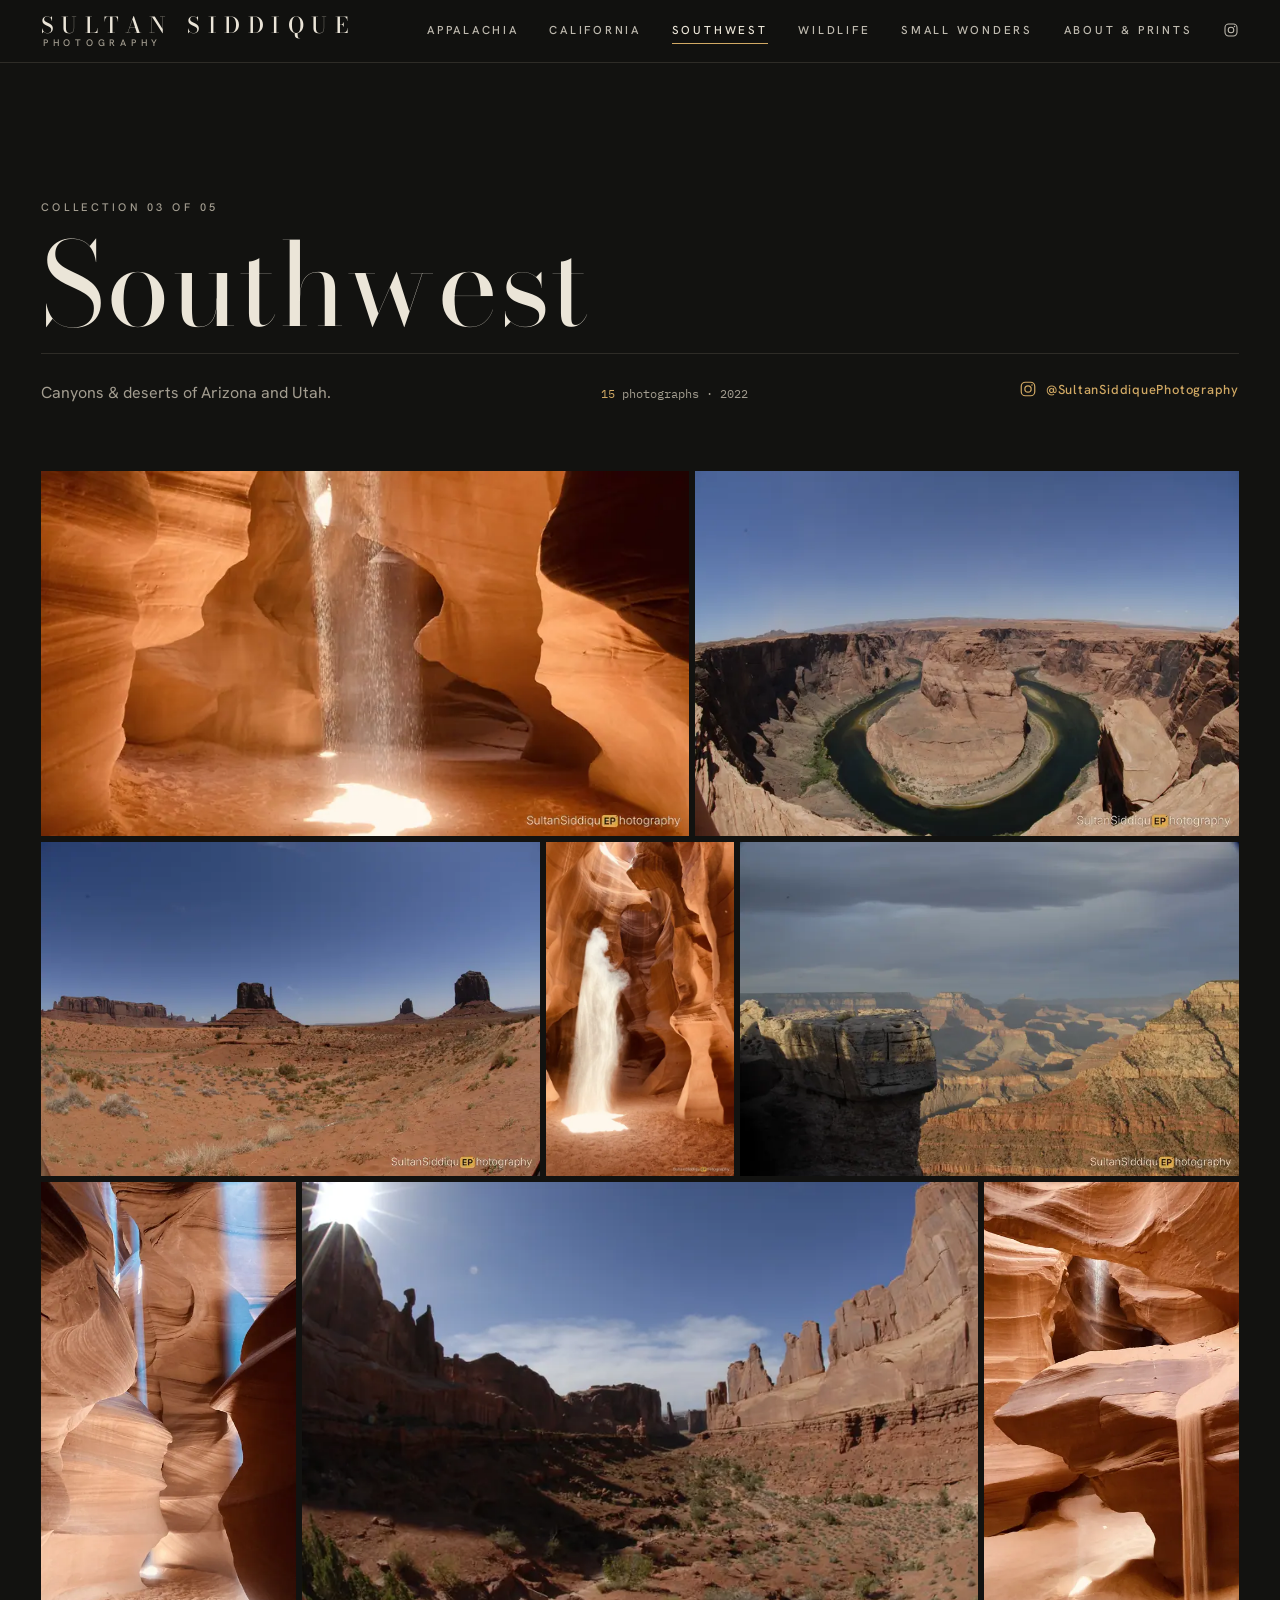
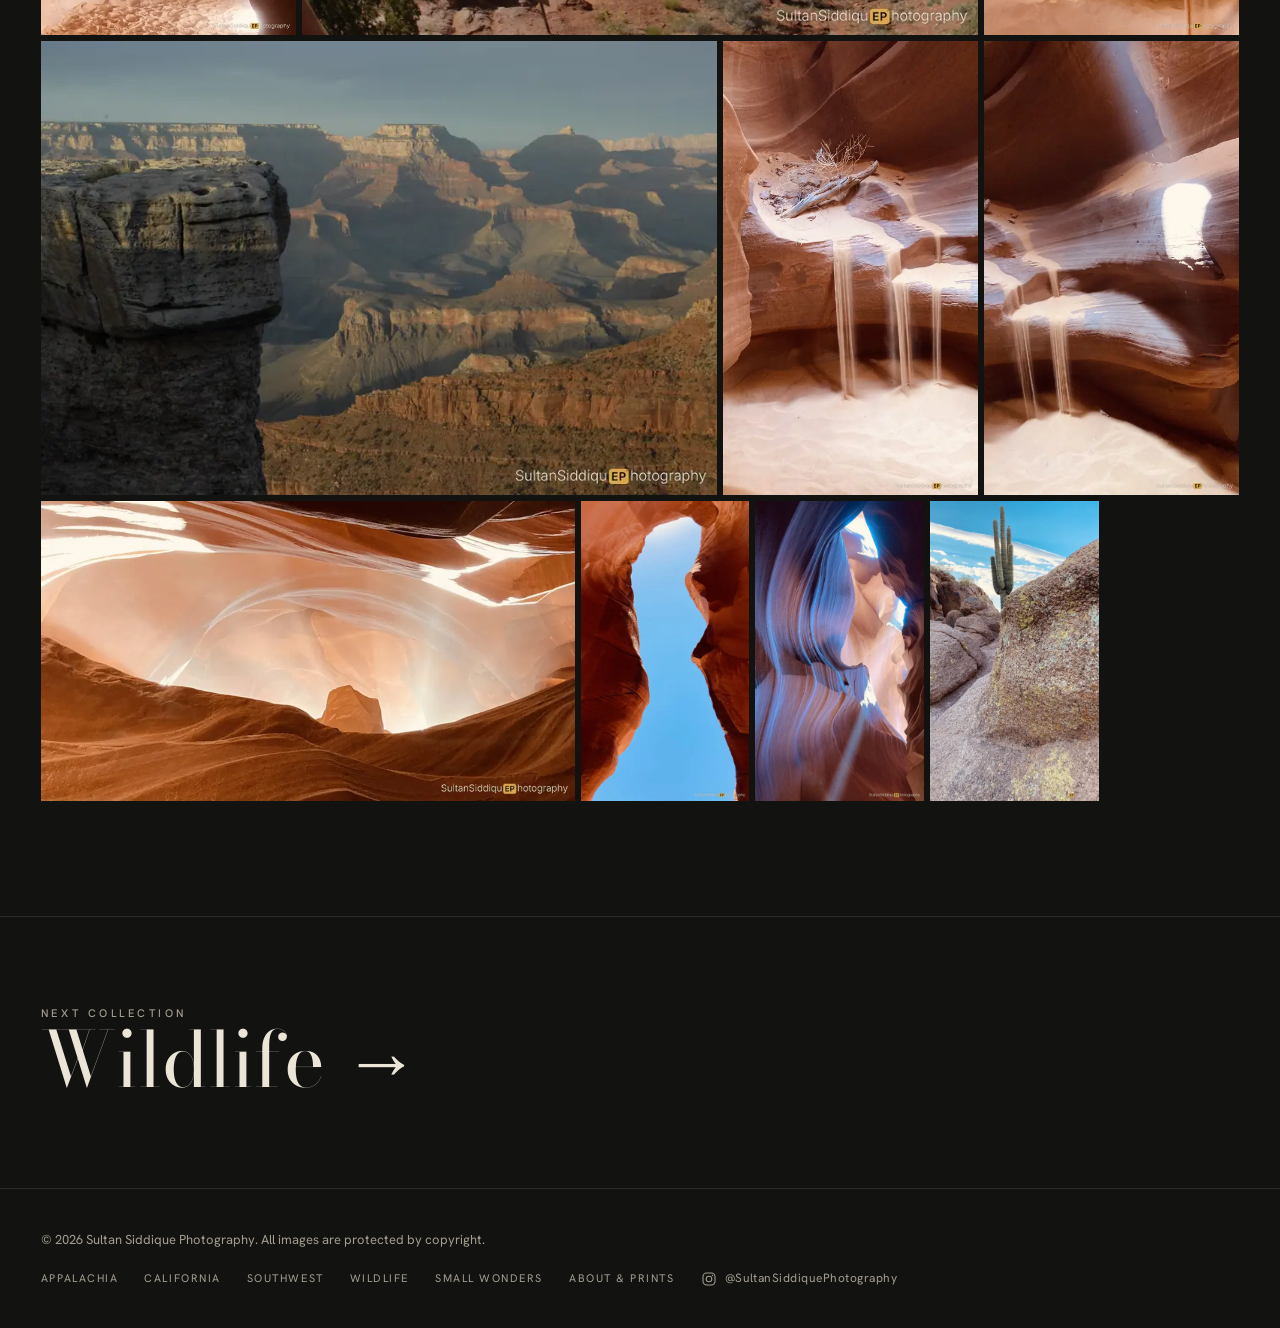
<file: southwest.html>
<!doctype html>
<html lang="en">
<head>
<title>Southwest | Sultan Siddique Photography</title>
<meta charset="utf-8">
<meta name="viewport" content="width=device-width, initial-scale=1, viewport-fit=cover">
<meta name="claude:viewport-fit-sides" content="cover">
<meta name="description" content="Southwest: Canyons &amp; deserts of Arizona and Utah. 15 photographs by Sultan Siddique.">
<meta property="og:title" content="Southwest | Sultan Siddique Photography"><meta property="og:description" content="Southwest: Canyons &amp; deserts of Arizona and Utah. 15 photographs by Sultan Siddique."><meta property="og:image" content="img/l/img-0070.webp?v=ep1">
<meta name="theme-color" content="#121210">
<link rel="icon" href="data:image/svg+xml,%3Csvg xmlns='http://www.w3.org/2000/svg' viewBox='0 0 64 64'%3E%3Crect width='64' height='64' fill='%23121210'/%3E%3Cpath d='M6 50 24 26l10 13 8-9 16 20Z' fill='%23d1a964'/%3E%3Ccircle cx='46' cy='18' r='5' fill='%23ebe5d8'/%3E%3C/svg%3E">
<link rel="preconnect" href="https://fonts.googleapis.com"><link rel="preconnect" href="https://fonts.gstatic.com" crossorigin><link rel="stylesheet" href="https://fonts.googleapis.com/css2?family=Bodoni+Moda:ital,opsz,wght@0,6..96,400;0,6..96,500;1,6..96,400&family=Hanken+Grotesk:wght@400;500&family=IBM+Plex+Mono&display=swap">
<link rel="stylesheet" href="css/site.css?v=9128c517">
</head>
<body>
<a class="skip" href="#main">Skip to content</a>
<header class="site-head wrap">
  <a class="wordmark" href="index.html" aria-label="Sultan Siddique Photography, home"><b>Sultan Siddique</b><span>Photography</span></a>
  <button class="menu-btn" type="button" aria-label="Menu" aria-expanded="false" aria-controls="nav"><i></i><i></i></button>
  <ul class="nav" id="nav"><li><a href="appalachia.html">Appalachia</a></li><li><a href="california.html">California</a></li><li><a href="southwest.html" aria-current="page">Southwest</a></li><li><a href="wildlife.html">Wildlife</a></li><li><a href="small-wonders.html">Small Wonders</a></li><li><a href="about.html">About &amp; Prints</a></li><li class="nav-ig"><a href="https://www.instagram.com/sultansiddiquephotography/" target="_blank" rel="noopener" aria-label="Instagram: @SultanSiddiquePhotography"><svg class="ig" viewBox="0 0 24 24" aria-hidden="true"><rect x="3" y="3" width="18" height="18" rx="5.5"/><circle cx="12" cy="12" r="4.2"/><circle cx="17.3" cy="6.7" r="1.1" class="dot"/></svg><span>@SultanSiddiquePhotography</span></a></li></ul>
</header>
<main id="main">
<section class="page-head wrap">
  <span class="eyebrow">Collection 03 of 05</span>
  <h1>Southwest</h1>
  <div class="row"><p>Canyons &amp; deserts of Arizona and Utah.</p><span class="facts"><b>15</b> photographs · 2022</span><a class="ig-link" href="https://www.instagram.com/sultansiddiquephotography/" target="_blank" rel="noopener"><svg class="ig" viewBox="0 0 24 24" aria-hidden="true"><rect x="3" y="3" width="18" height="18" rx="5.5"/><circle cx="12" cy="12" r="4.2"/><circle cx="17.3" cy="6.7" r="1.1" class="dot"/></svg>@SultanSiddiquePhotography</a></div>
</section>
<section class="gallery wrap" aria-label="Southwest photographs"><div class="grid"><figure style="--r:1.7778" data-full="img/l/img-0070.webp?v=ep1" data-title="Light Beam" data-place="Antelope Canyon, Arizona" data-year="2022" data-exif="iPhone SE · 3.99mm · f/1.8 · 1/66s · ISO 80" data-wm="1.406,2.5,23.625,3.399"><a href="img/l/img-0070.webp?v=ep1" aria-label="Open Light Beam"><img src="img/s/img-0070.webp?v=ep1" alt="Light Beam, Antelope Canyon, Arizona" loading="eager" decoding="async" width="800" height="450"></a><figcaption>Light Beam<small>Antelope Canyon, Arizona · 2022</small></figcaption><a class="wm-link" href="https://www.instagram.com/sultansiddiquephotography/" target="_blank" rel="noopener" title="Instagram @SultanSiddiquePhotography" aria-label="Instagram @SultanSiddiquePhotography" style="right:1.406%;bottom:2.5%;width:23.625%;height:3.399%"></a></figure><figure style="--r:1.4925" data-full="img/l/dsc0155.webp?v=ep1" data-title="Horseshoe Bend" data-place="Arizona" data-year="2022" data-exif="Nikon D200 · 10.5mm · f/20 · 1/125s · ISO 200" data-wm="1.674,2.5,28.119,3.399"><a href="img/l/dsc0155.webp?v=ep1" aria-label="Open Horseshoe Bend"><img src="img/s/dsc0155.webp?v=ep1" alt="Horseshoe Bend, Arizona" loading="eager" decoding="async" width="800" height="536"></a><figcaption>Horseshoe Bend<small>Arizona · 2022</small></figcaption><a class="wm-link" href="https://www.instagram.com/sultansiddiquephotography/" target="_blank" rel="noopener" title="Instagram @SultanSiddiquePhotography" aria-label="Instagram @SultanSiddiquePhotography" style="right:1.674%;bottom:2.5%;width:28.119%;height:3.399%"></a></figure><figure style="--r:1.4925" data-full="img/l/dsc0091.webp?v=ep1" data-title="Monument Valley" data-place="Arizona–Utah" data-year="2022" data-exif="Nikon D200 · 10.5mm · f/18 · 1/200s · ISO 250" data-wm="1.674,2.5,28.119,3.399"><a href="img/l/dsc0091.webp?v=ep1" aria-label="Open Monument Valley"><img src="img/s/dsc0091.webp?v=ep1" alt="Monument Valley, Arizona–Utah" loading="eager" decoding="async" width="800" height="536"></a><figcaption>Monument Valley<small>Arizona–Utah · 2022</small></figcaption><a class="wm-link" href="https://www.instagram.com/sultansiddiquephotography/" target="_blank" rel="noopener" title="Instagram @SultanSiddiquePhotography" aria-label="Instagram @SultanSiddiquePhotography" style="right:1.674%;bottom:2.5%;width:28.119%;height:3.399%"></a></figure><figure style="--r:0.5625" data-full="img/l/img-9988.webp?v=ep1" data-title="Falling Sand" data-place="Antelope Canyon, Arizona" data-year="2022" data-exif="iPhone SE · 3.99mm · f/1.8 · 1/75s · ISO 80" data-wm="2.5,1.406,30.0,1.366"><a href="img/l/img-9988.webp?v=ep1" aria-label="Open Falling Sand"><img src="img/s/img-9988.webp?v=ep1" alt="Falling Sand, Antelope Canyon, Arizona" loading="eager" decoding="async" width="450" height="800"></a><figcaption>Falling Sand<small>Antelope Canyon, Arizona · 2022</small></figcaption><a class="wm-link" href="https://www.instagram.com/sultansiddiquephotography/" target="_blank" rel="noopener" title="Instagram @SultanSiddiquePhotography" aria-label="Instagram @SultanSiddiquePhotography" style="right:2.5%;bottom:1.406%;width:30.0%;height:1.366%"></a></figure><figure style="--r:1.4925" data-full="img/l/dsc0064.webp?v=ep1" data-title="Grand Canyon" data-place="Arizona" data-year="2022" data-exif="Nikon D200 · 24mm · f/25 · 1/3s · ISO 250" data-wm="1.674,2.5,28.119,3.399"><a href="img/l/dsc0064.webp?v=ep1" aria-label="Open Grand Canyon"><img src="img/s/dsc0064.webp?v=ep1" alt="Grand Canyon, Arizona" loading="eager" decoding="async" width="800" height="536"></a><figcaption>Grand Canyon<small>Arizona · 2022</small></figcaption><a class="wm-link" href="https://www.instagram.com/sultansiddiquephotography/" target="_blank" rel="noopener" title="Instagram @SultanSiddiquePhotography" aria-label="Instagram @SultanSiddiquePhotography" style="right:1.674%;bottom:2.5%;width:28.119%;height:3.399%"></a></figure><figure style="--r:0.5625" data-full="img/l/img-0218.webp?v=ep1" data-title="Sky Slot" data-place="Antelope Canyon, Arizona" data-year="2022" data-exif="iPhone SE · 3.99mm · f/1.8 · 1/30s · ISO 400" data-wm="2.5,1.406,30.0,1.366"><a href="img/l/img-0218.webp?v=ep1" aria-label="Open Sky Slot"><img src="img/s/img-0218.webp?v=ep1" alt="Sky Slot, Antelope Canyon, Arizona" loading="eager" decoding="async" width="450" height="800"></a><figcaption>Sky Slot<small>Antelope Canyon, Arizona · 2022</small></figcaption><a class="wm-link" href="https://www.instagram.com/sultansiddiquephotography/" target="_blank" rel="noopener" title="Instagram @SultanSiddiquePhotography" aria-label="Instagram @SultanSiddiquePhotography" style="right:2.5%;bottom:1.406%;width:30.0%;height:1.366%"></a></figure><figure style="--r:1.4925" data-full="img/l/dsc0114.webp?v=ep1" data-title="Desert Sunstar" data-place="Utah" data-year="2022" data-exif="Nikon D200 · 10.5mm · f/22 · 1/100s · ISO 250" data-wm="1.674,2.5,28.119,3.399"><a href="img/l/dsc0114.webp?v=ep1" aria-label="Open Desert Sunstar"><img src="img/s/dsc0114.webp?v=ep1" alt="Desert Sunstar, Utah" loading="lazy" decoding="async" width="800" height="536"></a><figcaption>Desert Sunstar<small>Utah · 2022</small></figcaption><a class="wm-link" href="https://www.instagram.com/sultansiddiquephotography/" target="_blank" rel="noopener" title="Instagram @SultanSiddiquePhotography" aria-label="Instagram @SultanSiddiquePhotography" style="right:1.674%;bottom:2.5%;width:28.119%;height:3.399%"></a></figure><figure style="--r:0.5625" data-full="img/l/img-0101.webp?v=ep1" data-title="Sculpted Stone" data-place="Antelope Canyon, Arizona" data-year="2022" data-exif="iPhone SE · 3.99mm · f/1.8 · 1/37s · ISO 400" data-wm="2.5,1.406,30.0,1.366"><a href="img/l/img-0101.webp?v=ep1" aria-label="Open Sculpted Stone"><img src="img/s/img-0101.webp?v=ep1" alt="Sculpted Stone, Antelope Canyon, Arizona" loading="lazy" decoding="async" width="450" height="800"></a><figcaption>Sculpted Stone<small>Antelope Canyon, Arizona · 2022</small></figcaption><a class="wm-link" href="https://www.instagram.com/sultansiddiquephotography/" target="_blank" rel="noopener" title="Instagram @SultanSiddiquePhotography" aria-label="Instagram @SultanSiddiquePhotography" style="right:2.5%;bottom:1.406%;width:30.0%;height:1.366%"></a></figure><figure style="--r:1.4925" data-full="img/l/dsc0071.webp?v=ep1" data-title="Canyon Rim" data-place="Grand Canyon, Arizona" data-year="2022" data-exif="Nikon D200 · 38mm · f/22 · 1/5s · ISO 250" data-wm="1.674,2.5,28.119,3.399"><a href="img/l/dsc0071.webp?v=ep1" aria-label="Open Canyon Rim"><img src="img/s/dsc0071.webp?v=ep1" alt="Canyon Rim, Grand Canyon, Arizona" loading="lazy" decoding="async" width="800" height="536"></a><figcaption>Canyon Rim<small>Grand Canyon, Arizona · 2022</small></figcaption><a class="wm-link" href="https://www.instagram.com/sultansiddiquephotography/" target="_blank" rel="noopener" title="Instagram @SultanSiddiquePhotography" aria-label="Instagram @SultanSiddiquePhotography" style="right:1.674%;bottom:2.5%;width:28.119%;height:3.399%"></a></figure><figure style="--r:0.5625" data-full="img/l/img-0124.webp?v=ep1" data-title="Sand Falls" data-place="Antelope Canyon, Arizona" data-year="2022" data-exif="iPhone SE · 3.99mm · f/1.8 · 1/40s · ISO 400" data-wm="2.5,1.406,30.0,1.366"><a href="img/l/img-0124.webp?v=ep1" aria-label="Open Sand Falls"><img src="img/s/img-0124.webp?v=ep1" alt="Sand Falls, Antelope Canyon, Arizona" loading="lazy" decoding="async" width="450" height="800"></a><figcaption>Sand Falls<small>Antelope Canyon, Arizona · 2022</small></figcaption><a class="wm-link" href="https://www.instagram.com/sultansiddiquephotography/" target="_blank" rel="noopener" title="Instagram @SultanSiddiquePhotography" aria-label="Instagram @SultanSiddiquePhotography" style="right:2.5%;bottom:1.406%;width:30.0%;height:1.366%"></a></figure><figure style="--r:0.5625" data-full="img/l/img-0141.webp?v=ep1" data-title="Glow" data-place="Antelope Canyon, Arizona" data-year="2022" data-exif="iPhone SE · 3.99mm · f/1.8 · 1/60s · ISO 250" data-wm="2.5,1.406,30.0,1.366"><a href="img/l/img-0141.webp?v=ep1" aria-label="Open Glow"><img src="img/s/img-0141.webp?v=ep1" alt="Glow, Antelope Canyon, Arizona" loading="lazy" decoding="async" width="450" height="800"></a><figcaption>Glow<small>Antelope Canyon, Arizona · 2022</small></figcaption><a class="wm-link" href="https://www.instagram.com/sultansiddiquephotography/" target="_blank" rel="noopener" title="Instagram @SultanSiddiquePhotography" aria-label="Instagram @SultanSiddiquePhotography" style="right:2.5%;bottom:1.406%;width:30.0%;height:1.366%"></a></figure><figure style="--r:1.7778" data-full="img/l/img-0245.webp?v=ep1" data-title="Waves of Rock" data-place="Antelope Canyon, Arizona" data-year="2022" data-exif="iPhone SE · 3.99mm · f/1.8 · 1/60s · ISO 100" data-wm="1.406,2.5,23.625,3.399"><a href="img/l/img-0245.webp?v=ep1" aria-label="Open Waves of Rock"><img src="img/s/img-0245.webp?v=ep1" alt="Waves of Rock, Antelope Canyon, Arizona" loading="lazy" decoding="async" width="800" height="450"></a><figcaption>Waves of Rock<small>Antelope Canyon, Arizona · 2022</small></figcaption><a class="wm-link" href="https://www.instagram.com/sultansiddiquephotography/" target="_blank" rel="noopener" title="Instagram @SultanSiddiquePhotography" aria-label="Instagram @SultanSiddiquePhotography" style="right:1.406%;bottom:2.5%;width:23.625%;height:3.399%"></a></figure><figure style="--r:0.5625" data-full="img/l/img-9954.webp?v=ep1" data-title="Shafts of Light" data-place="Antelope Canyon, Arizona" data-year="2022" data-exif="iPhone SE · 3.99mm · f/1.8 · 1/522s · ISO 20" data-wm="2.5,1.406,30.0,1.366"><a href="img/l/img-9954.webp?v=ep1" aria-label="Open Shafts of Light"><img src="img/s/img-9954.webp?v=ep1" alt="Shafts of Light, Antelope Canyon, Arizona" loading="lazy" decoding="async" width="450" height="800"></a><figcaption>Shafts of Light<small>Antelope Canyon, Arizona · 2022</small></figcaption><a class="wm-link" href="https://www.instagram.com/sultansiddiquephotography/" target="_blank" rel="noopener" title="Instagram @SultanSiddiquePhotography" aria-label="Instagram @SultanSiddiquePhotography" style="right:2.5%;bottom:1.406%;width:30.0%;height:1.366%"></a></figure><figure style="--r:0.5625" data-full="img/l/img-0284.webp?v=ep1" data-title="Violet Curves" data-place="Antelope Canyon, Arizona" data-year="2022" data-exif="iPhone SE · 3.99mm · f/1.8 · 1/60s · ISO 160" data-wm="2.5,1.406,30.0,1.366"><a href="img/l/img-0284.webp?v=ep1" aria-label="Open Violet Curves"><img src="img/s/img-0284.webp?v=ep1" alt="Violet Curves, Antelope Canyon, Arizona" loading="lazy" decoding="async" width="450" height="800"></a><figcaption>Violet Curves<small>Antelope Canyon, Arizona · 2022</small></figcaption><a class="wm-link" href="https://www.instagram.com/sultansiddiquephotography/" target="_blank" rel="noopener" title="Instagram @SultanSiddiquePhotography" aria-label="Instagram @SultanSiddiquePhotography" style="right:2.5%;bottom:1.406%;width:30.0%;height:1.366%"></a></figure><figure style="--r:0.5625" data-full="img/l/img-0552.webp?v=ep1" data-title="Saguaro" data-place="Arizona" data-year="2022" data-exif="iPhone SE · 3.99mm · f/1.8 · 1/350s · ISO 20" data-wm="2.5,1.406,30.0,1.366"><a href="img/l/img-0552.webp?v=ep1" aria-label="Open Saguaro"><img src="img/s/img-0552.webp?v=ep1" alt="Saguaro, Arizona" loading="lazy" decoding="async" width="450" height="800"></a><figcaption>Saguaro<small>Arizona · 2022</small></figcaption><a class="wm-link" href="https://www.instagram.com/sultansiddiquephotography/" target="_blank" rel="noopener" title="Instagram @SultanSiddiquePhotography" aria-label="Instagram @SultanSiddiquePhotography" style="right:2.5%;bottom:1.406%;width:30.0%;height:1.366%"></a></figure></div></section>
<a class="next-col wrap" href="wildlife.html"><span class="eyebrow">Next collection</span><span class="t">Wildlife →</span></a>
</main>
<footer class="site-foot wrap">
  <span>© 2026 Sultan Siddique Photography. All images are protected by copyright.</span>
  <nav aria-label="Footer"><a href="appalachia.html">Appalachia</a><a href="california.html">California</a><a href="southwest.html">Southwest</a><a href="wildlife.html">Wildlife</a><a href="small-wonders.html">Small Wonders</a><a href="about.html">About &amp; Prints</a><a class="foot-ig" href="https://www.instagram.com/sultansiddiquephotography/" target="_blank" rel="noopener"><svg class="ig" viewBox="0 0 24 24" aria-hidden="true"><rect x="3" y="3" width="18" height="18" rx="5.5"/><circle cx="12" cy="12" r="4.2"/><circle cx="17.3" cy="6.7" r="1.1" class="dot"/></svg>@SultanSiddiquePhotography</a></nav>
</footer>
<script src="js/site.js?v=9128c517" defer></script>
</body>
</html>
</file>
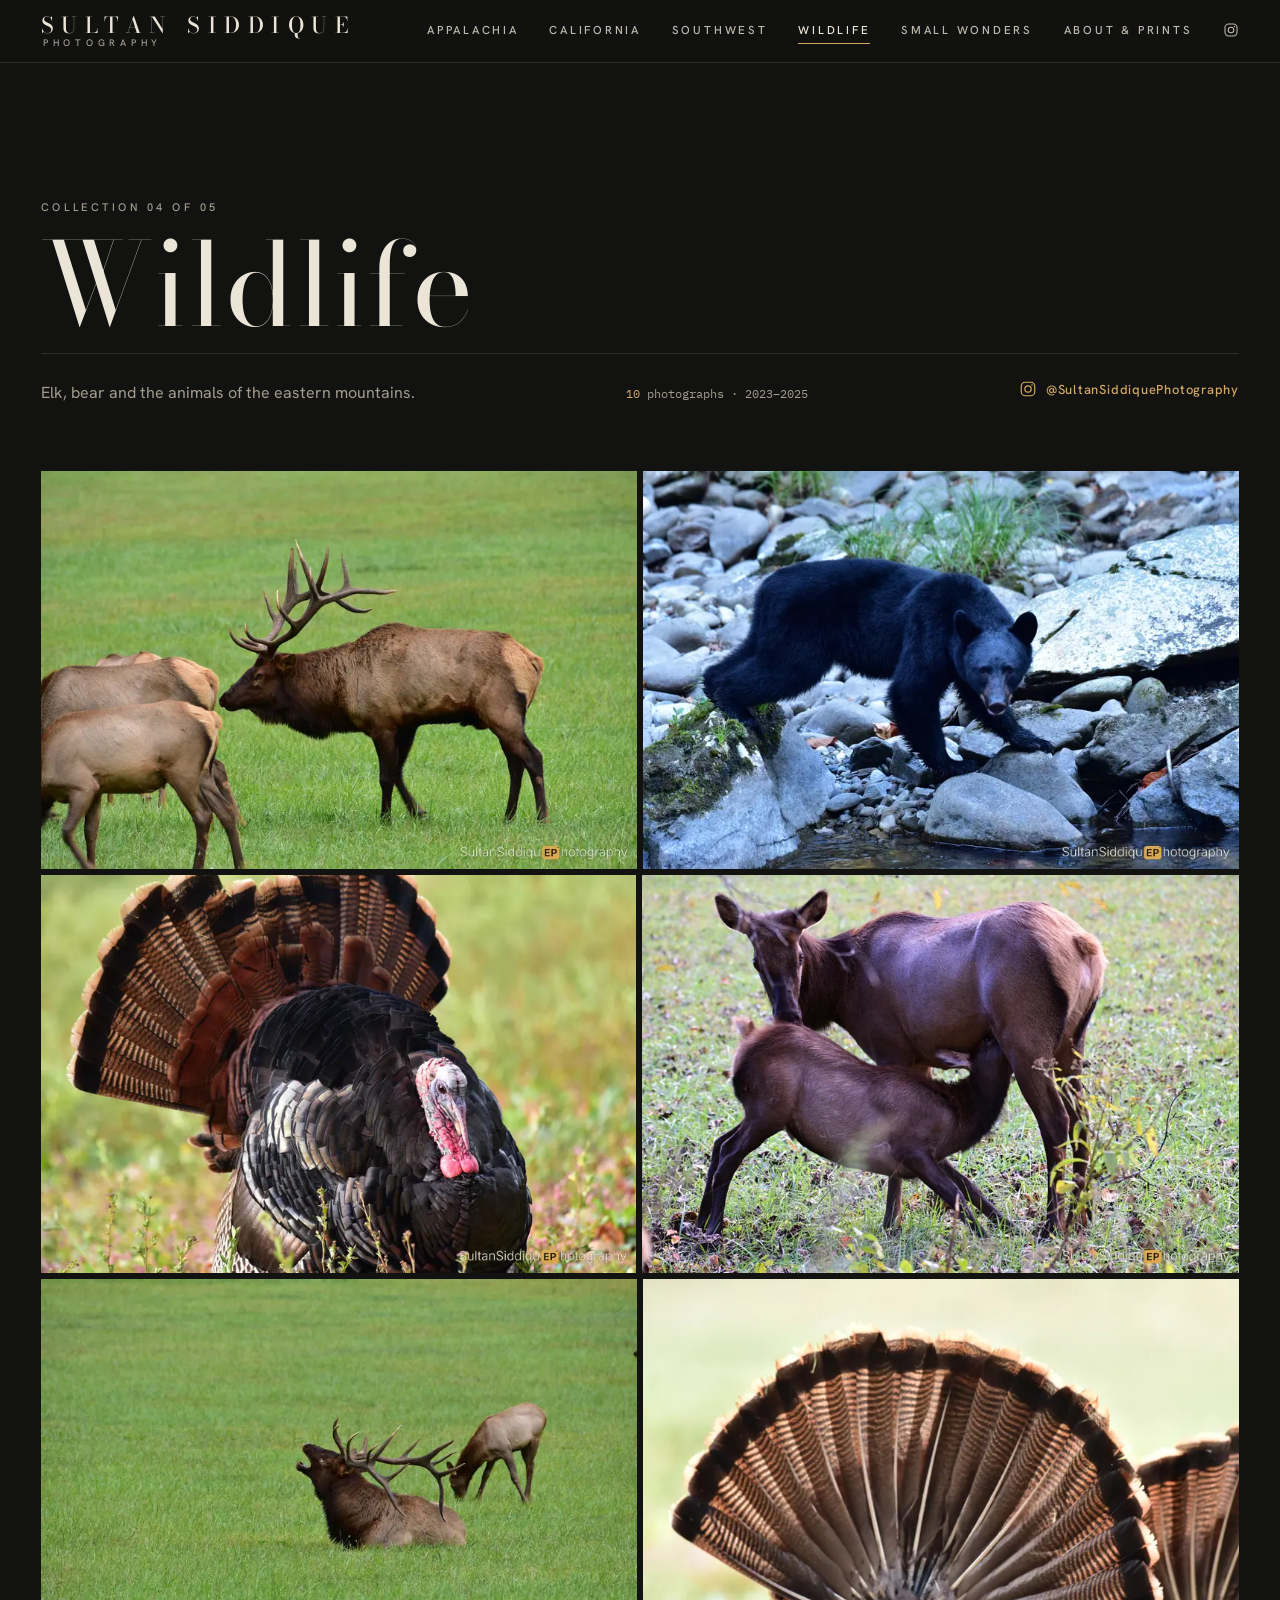
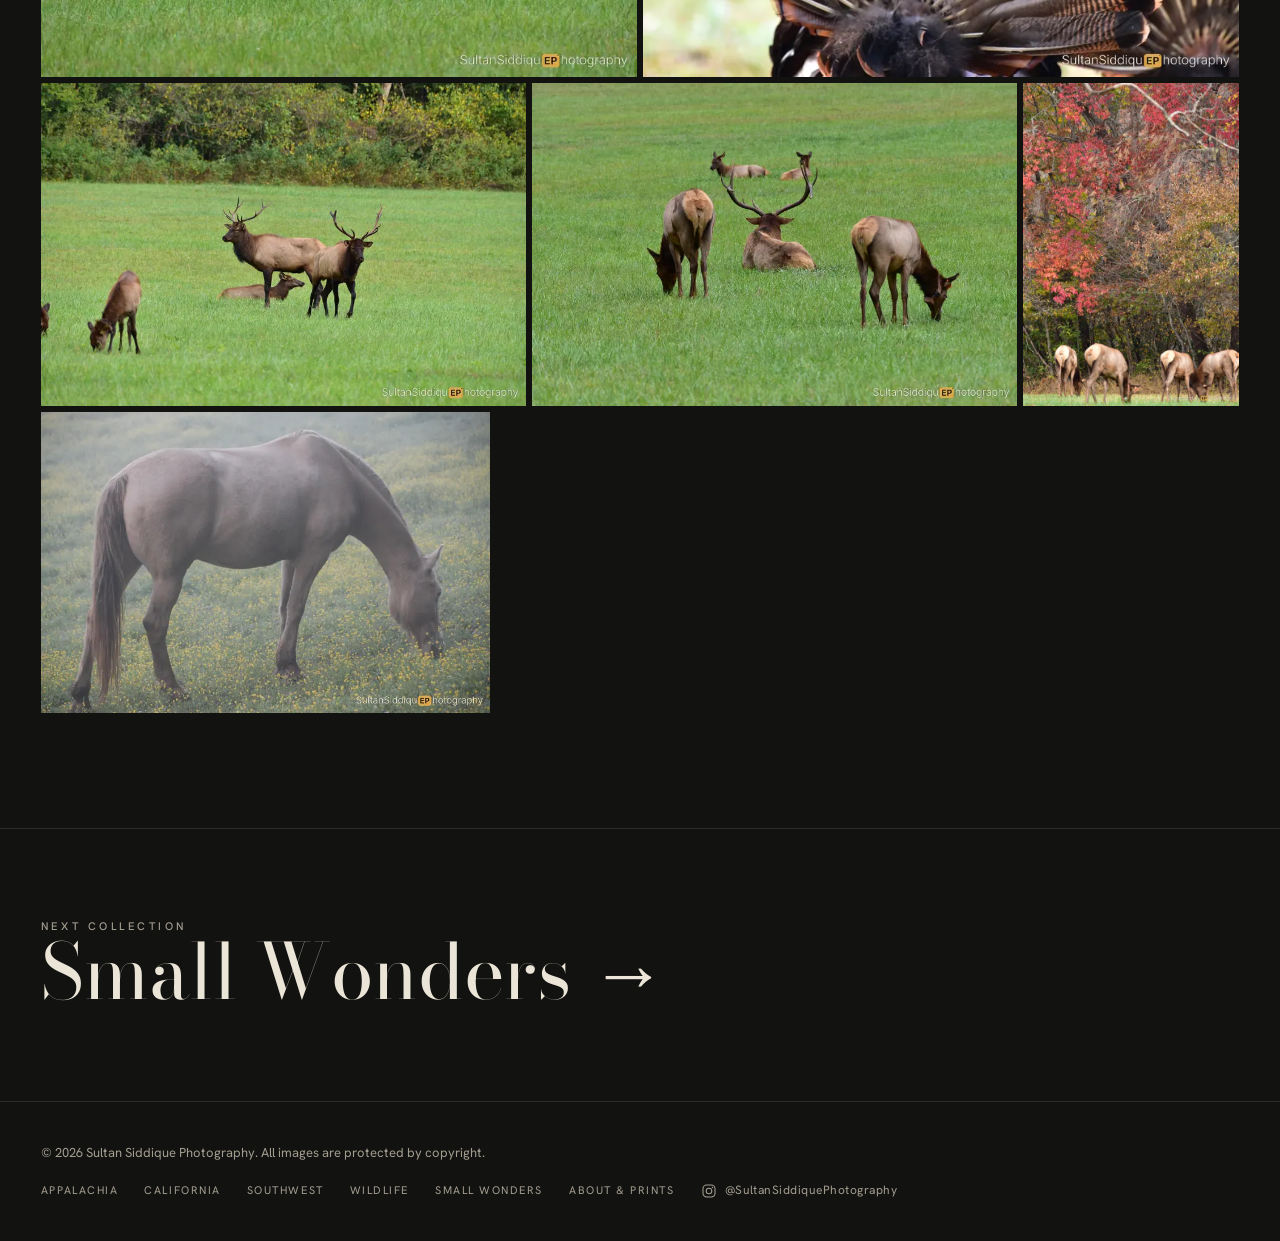
<file: wildlife.html>
<!doctype html>
<html lang="en">
<head>
<title>Wildlife | Sultan Siddique Photography</title>
<meta charset="utf-8">
<meta name="viewport" content="width=device-width, initial-scale=1, viewport-fit=cover">
<meta name="claude:viewport-fit-sides" content="cover">
<meta name="description" content="Wildlife: Elk, bear and the animals of the eastern mountains. 10 photographs by Sultan Siddique.">
<meta property="og:title" content="Wildlife | Sultan Siddique Photography"><meta property="og:description" content="Wildlife: Elk, bear and the animals of the eastern mountains. 10 photographs by Sultan Siddique."><meta property="og:image" content="img/l/dsc-7879.webp?v=ep1">
<meta name="theme-color" content="#121210">
<link rel="icon" href="data:image/svg+xml,%3Csvg xmlns='http://www.w3.org/2000/svg' viewBox='0 0 64 64'%3E%3Crect width='64' height='64' fill='%23121210'/%3E%3Cpath d='M6 50 24 26l10 13 8-9 16 20Z' fill='%23d1a964'/%3E%3Ccircle cx='46' cy='18' r='5' fill='%23ebe5d8'/%3E%3C/svg%3E">
<link rel="preconnect" href="https://fonts.googleapis.com"><link rel="preconnect" href="https://fonts.gstatic.com" crossorigin><link rel="stylesheet" href="https://fonts.googleapis.com/css2?family=Bodoni+Moda:ital,opsz,wght@0,6..96,400;0,6..96,500;1,6..96,400&family=Hanken+Grotesk:wght@400;500&family=IBM+Plex+Mono&display=swap">
<link rel="stylesheet" href="css/site.css?v=9128c517">
</head>
<body>
<a class="skip" href="#main">Skip to content</a>
<header class="site-head wrap">
  <a class="wordmark" href="index.html" aria-label="Sultan Siddique Photography, home"><b>Sultan Siddique</b><span>Photography</span></a>
  <button class="menu-btn" type="button" aria-label="Menu" aria-expanded="false" aria-controls="nav"><i></i><i></i></button>
  <ul class="nav" id="nav"><li><a href="appalachia.html">Appalachia</a></li><li><a href="california.html">California</a></li><li><a href="southwest.html">Southwest</a></li><li><a href="wildlife.html" aria-current="page">Wildlife</a></li><li><a href="small-wonders.html">Small Wonders</a></li><li><a href="about.html">About &amp; Prints</a></li><li class="nav-ig"><a href="https://www.instagram.com/sultansiddiquephotography/" target="_blank" rel="noopener" aria-label="Instagram: @SultanSiddiquePhotography"><svg class="ig" viewBox="0 0 24 24" aria-hidden="true"><rect x="3" y="3" width="18" height="18" rx="5.5"/><circle cx="12" cy="12" r="4.2"/><circle cx="17.3" cy="6.7" r="1.1" class="dot"/></svg><span>@SultanSiddiquePhotography</span></a></li></ul>
</header>
<main id="main">
<section class="page-head wrap">
  <span class="eyebrow">Collection 04 of 05</span>
  <h1>Wildlife</h1>
  <div class="row"><p>Elk, bear and the animals of the eastern mountains.</p><span class="facts"><b>10</b> photographs · 2023–2025</span><a class="ig-link" href="https://www.instagram.com/sultansiddiquephotography/" target="_blank" rel="noopener"><svg class="ig" viewBox="0 0 24 24" aria-hidden="true"><rect x="3" y="3" width="18" height="18" rx="5.5"/><circle cx="12" cy="12" r="4.2"/><circle cx="17.3" cy="6.7" r="1.1" class="dot"/></svg>@SultanSiddiquePhotography</a></div>
</section>
<section class="gallery wrap" aria-label="Wildlife photographs"><div class="grid"><figure style="--r:1.4981" data-full="img/l/dsc-7879.webp?v=ep1" data-title="The Bull" data-place="Great Smoky Mountains" data-year="2023" data-exif="Nikon D750 · 500mm · f/9 · 1/30s · ISO 200" data-wm="1.669,2.5,28.035,3.399"><a href="img/l/dsc-7879.webp?v=ep1" aria-label="Open The Bull"><img src="img/s/dsc-7879.webp?v=ep1" alt="The Bull, Great Smoky Mountains" loading="eager" decoding="async" width="800" height="534"></a><figcaption>The Bull<small>Great Smoky Mountains · 2023</small></figcaption><a class="wm-link" href="https://www.instagram.com/sultansiddiquephotography/" target="_blank" rel="noopener" title="Instagram @SultanSiddiquePhotography" aria-label="Instagram @SultanSiddiquePhotography" style="right:1.669%;bottom:2.5%;width:28.035%;height:3.399%"></a></figure><figure style="--r:1.4981" data-full="img/l/dsc-8033.webp?v=ep1" data-title="Black Bear" data-place="Great Smoky Mountains" data-year="2023" data-exif="Nikon D750 · 310mm · f/5.6 · 1/100s · ISO 2000" data-wm="1.669,2.5,28.035,3.399"><a href="img/l/dsc-8033.webp?v=ep1" aria-label="Open Black Bear"><img src="img/s/dsc-8033.webp?v=ep1" alt="Black Bear, Great Smoky Mountains" loading="eager" decoding="async" width="800" height="534"></a><figcaption>Black Bear<small>Great Smoky Mountains · 2023</small></figcaption><a class="wm-link" href="https://www.instagram.com/sultansiddiquephotography/" target="_blank" rel="noopener" title="Instagram @SultanSiddiquePhotography" aria-label="Instagram @SultanSiddiquePhotography" style="right:1.669%;bottom:2.5%;width:28.035%;height:3.399%"></a></figure><figure style="--r:1.4981" data-full="img/l/dsc-8059.webp?v=ep1" data-title="Strut" data-place="Great Smoky Mountains" data-year="2023" data-exif="Nikon D750 · 380mm · f/5.6 · 1/80s · ISO 1600" data-wm="1.669,2.5,28.035,3.399"><a href="img/l/dsc-8059.webp?v=ep1" aria-label="Open Strut"><img src="img/s/dsc-8059.webp?v=ep1" alt="Strut, Great Smoky Mountains" loading="eager" decoding="async" width="800" height="534"></a><figcaption>Strut<small>Great Smoky Mountains · 2023</small></figcaption><a class="wm-link" href="https://www.instagram.com/sultansiddiquephotography/" target="_blank" rel="noopener" title="Instagram @SultanSiddiquePhotography" aria-label="Instagram @SultanSiddiquePhotography" style="right:1.669%;bottom:2.5%;width:28.035%;height:3.399%"></a></figure><figure style="--r:1.5009" data-full="img/l/dsc-5793.webp?v=ep1" data-title="Mother and Calf" data-place="Great Smoky Mountains" data-year="2025" data-exif="Nikon Z 8 · 240mm · f/5.6 · 1/125s · ISO 560" data-wm="1.666,2.5,27.993,3.399"><a href="img/l/dsc-5793.webp?v=ep1" aria-label="Open Mother and Calf"><img src="img/s/dsc-5793.webp?v=ep1" alt="Mother and Calf, Great Smoky Mountains" loading="eager" decoding="async" width="800" height="533"></a><figcaption>Mother and Calf<small>Great Smoky Mountains · 2025</small></figcaption><a class="wm-link" href="https://www.instagram.com/sultansiddiquephotography/" target="_blank" rel="noopener" title="Instagram @SultanSiddiquePhotography" aria-label="Instagram @SultanSiddiquePhotography" style="right:1.666%;bottom:2.5%;width:27.993%;height:3.399%"></a></figure><figure style="--r:1.4981" data-full="img/l/dsc-7824.webp?v=ep1" data-title="Elk at Rest" data-place="Great Smoky Mountains" data-year="2023" data-exif="Nikon D750 · 500mm · f/9 · 1/60s · ISO 200" data-wm="1.669,2.5,28.035,3.399"><a href="img/l/dsc-7824.webp?v=ep1" aria-label="Open Elk at Rest"><img src="img/s/dsc-7824.webp?v=ep1" alt="Elk at Rest, Great Smoky Mountains" loading="eager" decoding="async" width="800" height="534"></a><figcaption>Elk at Rest<small>Great Smoky Mountains · 2023</small></figcaption><a class="wm-link" href="https://www.instagram.com/sultansiddiquephotography/" target="_blank" rel="noopener" title="Instagram @SultanSiddiquePhotography" aria-label="Instagram @SultanSiddiquePhotography" style="right:1.669%;bottom:2.5%;width:28.035%;height:3.399%"></a></figure><figure style="--r:1.4981" data-full="img/l/dsc-8047.webp?v=ep1" data-title="Display" data-place="Great Smoky Mountains" data-year="2023" data-exif="Nikon D750 · 390mm · f/5.6 · 1/40s · ISO 1600" data-wm="1.669,2.5,28.035,3.399"><a href="img/l/dsc-8047.webp?v=ep1" aria-label="Open Display"><img src="img/s/dsc-8047.webp?v=ep1" alt="Display, Great Smoky Mountains" loading="eager" decoding="async" width="800" height="534"></a><figcaption>Display<small>Great Smoky Mountains · 2023</small></figcaption><a class="wm-link" href="https://www.instagram.com/sultansiddiquephotography/" target="_blank" rel="noopener" title="Instagram @SultanSiddiquePhotography" aria-label="Instagram @SultanSiddiquePhotography" style="right:1.669%;bottom:2.5%;width:28.035%;height:3.399%"></a></figure><figure style="--r:1.4981" data-full="img/l/dsc-7833.webp?v=ep1" data-title="The Herd" data-place="Great Smoky Mountains" data-year="2023" data-exif="Nikon D750 · 500mm · f/9 · 1/50s · ISO 200" data-wm="1.669,2.5,28.035,3.399"><a href="img/l/dsc-7833.webp?v=ep1" aria-label="Open The Herd"><img src="img/s/dsc-7833.webp?v=ep1" alt="The Herd, Great Smoky Mountains" loading="lazy" decoding="async" width="800" height="534"></a><figcaption>The Herd<small>Great Smoky Mountains · 2023</small></figcaption><a class="wm-link" href="https://www.instagram.com/sultansiddiquephotography/" target="_blank" rel="noopener" title="Instagram @SultanSiddiquePhotography" aria-label="Instagram @SultanSiddiquePhotography" style="right:1.669%;bottom:2.5%;width:28.035%;height:3.399%"></a></figure><figure style="--r:1.4981" data-full="img/l/dsc-7883.webp?v=ep1" data-title="Rut" data-place="Great Smoky Mountains" data-year="2023" data-exif="Nikon D750 · 390mm · f/9 · 1/30s · ISO 200" data-wm="1.669,2.5,28.035,3.399"><a href="img/l/dsc-7883.webp?v=ep1" aria-label="Open Rut"><img src="img/s/dsc-7883.webp?v=ep1" alt="Rut, Great Smoky Mountains" loading="lazy" decoding="async" width="800" height="534"></a><figcaption>Rut<small>Great Smoky Mountains · 2023</small></figcaption><a class="wm-link" href="https://www.instagram.com/sultansiddiquephotography/" target="_blank" rel="noopener" title="Instagram @SultanSiddiquePhotography" aria-label="Instagram @SultanSiddiquePhotography" style="right:1.669%;bottom:2.5%;width:28.035%;height:3.399%"></a></figure><figure style="--r:0.6675" data-full="img/l/dsc-8422.webp?v=ep1" data-title="Elk Under Autumn Trees" data-place="Great Smoky Mountains" data-year="2023" data-exif="Nikon D750 · 500mm · f/9 · 1/40s · ISO 200" data-wm="2.5,1.669,30.0,1.62"><a href="img/l/dsc-8422.webp?v=ep1" aria-label="Open Elk Under Autumn Trees"><img src="img/s/dsc-8422.webp?v=ep1" alt="Elk Under Autumn Trees, Great Smoky Mountains" loading="lazy" decoding="async" width="534" height="800"></a><figcaption>Elk Under Autumn Trees<small>Great Smoky Mountains · 2023</small></figcaption><a class="wm-link" href="https://www.instagram.com/sultansiddiquephotography/" target="_blank" rel="noopener" title="Instagram @SultanSiddiquePhotography" aria-label="Instagram @SultanSiddiquePhotography" style="right:2.5%;bottom:1.669%;width:30.0%;height:1.62%"></a></figure><figure style="--r:1.4925" data-full="img/l/dsc0258.webp?v=ep1" data-title="Grazing in the Mist" data-place="Great Smoky Mountains" data-year="2023" data-exif="Nikon D200 · 122mm · f/5.6 · 1/15s · ISO 200" data-wm="1.674,2.5,28.119,3.399"><a href="img/l/dsc0258.webp?v=ep1" aria-label="Open Grazing in the Mist"><img src="img/s/dsc0258.webp?v=ep1" alt="Grazing in the Mist, Great Smoky Mountains" loading="lazy" decoding="async" width="800" height="536"></a><figcaption>Grazing in the Mist<small>Great Smoky Mountains · 2023</small></figcaption><a class="wm-link" href="https://www.instagram.com/sultansiddiquephotography/" target="_blank" rel="noopener" title="Instagram @SultanSiddiquePhotography" aria-label="Instagram @SultanSiddiquePhotography" style="right:1.674%;bottom:2.5%;width:28.119%;height:3.399%"></a></figure></div></section>
<a class="next-col wrap" href="small-wonders.html"><span class="eyebrow">Next collection</span><span class="t">Small Wonders →</span></a>
</main>
<footer class="site-foot wrap">
  <span>© 2026 Sultan Siddique Photography. All images are protected by copyright.</span>
  <nav aria-label="Footer"><a href="appalachia.html">Appalachia</a><a href="california.html">California</a><a href="southwest.html">Southwest</a><a href="wildlife.html">Wildlife</a><a href="small-wonders.html">Small Wonders</a><a href="about.html">About &amp; Prints</a><a class="foot-ig" href="https://www.instagram.com/sultansiddiquephotography/" target="_blank" rel="noopener"><svg class="ig" viewBox="0 0 24 24" aria-hidden="true"><rect x="3" y="3" width="18" height="18" rx="5.5"/><circle cx="12" cy="12" r="4.2"/><circle cx="17.3" cy="6.7" r="1.1" class="dot"/></svg>@SultanSiddiquePhotography</a></nav>
</footer>
<script src="js/site.js?v=9128c517" defer></script>
</body>
</html>
</file>
<file: css/site.css>
/* Layout: full-bleed photographs on a dark gallery wall; type stays small and spaced so the pictures carry the page. */
:root {
  --wall: #121210;        /* gallery wall, warm-biased near black */
  --wall-2: #1b1a17;      /* raised surface */
  --line: #2e2c27;        /* hairlines */
  --bone: #ebe5d8;        /* primary text */
  --ash: #a39d90;         /* secondary text */
  --gold: #d1a964;        /* the one accent: late-light gold */
  --display: "Bodoni Moda", "Didot", "Bodoni 72", Georgia, serif;
  --body: "Hanken Grotesk", "Helvetica Neue", Arial, sans-serif;
  --mono: "IBM Plex Mono", ui-monospace, Menlo, Consolas, monospace;
  --gutter: clamp(16px, 3.2vw, 48px);
  color-scheme: dark;
}
* { box-sizing: border-box; }
html { scroll-behavior: smooth; }
@media (prefers-reduced-motion: reduce) { html { scroll-behavior: auto; } }
body {
  margin: 0; background: var(--wall); color: var(--bone);
  font: 400 16px/1.65 var(--body);
  -webkit-font-smoothing: antialiased;
}
img { max-width: 100%; display: block; }
a { color: inherit; }
:focus-visible { outline: 2px solid var(--gold); outline-offset: 3px; }
.wrap { padding-left: max(var(--gutter), env(safe-area-inset-left, 0px)); padding-right: max(var(--gutter), env(safe-area-inset-right, 0px)); }
.eyebrow { font: 500 11px/1.4 var(--body); letter-spacing: .32em; text-transform: uppercase; color: var(--ash); }
.skip { position: absolute; left: -999px; top: 8px; background: var(--bone); color: var(--wall); padding: 8px 12px; z-index: 100; }
.skip:focus { left: 16px; }

/* ---------- Header ---------- */
.site-head {
  position: fixed; inset: 0 0 auto; z-index: 40;
  display: flex; align-items: center; justify-content: space-between; gap: 24px;
  padding-top: calc(env(safe-area-inset-top, 0px) + 22px); padding-bottom: 22px;
  transition: background .35s ease, padding .35s ease;
}
.site-head.solid { background: rgba(18,18,16,.92); backdrop-filter: blur(10px); padding-top: calc(env(safe-area-inset-top, 0px) + 14px); padding-bottom: 14px; border-bottom: 1px solid var(--line); }
.wordmark { text-decoration: none; display: grid; gap: 2px; line-height: 1; }
.wordmark b { font: 500 22px/1 var(--display); letter-spacing: .34em; text-transform: uppercase; }
.wordmark span { font: 500 9.5px/1 var(--body); letter-spacing: .5em; text-transform: uppercase; color: var(--ash); padding-left: 2px; }
.nav { display: flex; gap: clamp(16px, 2.4vw, 34px); list-style: none; margin: 0; padding: 0; }
.nav a { text-decoration: none; font: 500 11.5px/1 var(--body); letter-spacing: .24em; text-transform: uppercase; color: var(--bone); opacity: .8; padding: 6px 0; border-bottom: 1px solid transparent; }
.nav a:hover, .nav a[aria-current="page"] { opacity: 1; border-bottom-color: var(--gold); }
.menu-btn { display: none; background: none; border: 0; color: var(--bone); width: 44px; height: 44px; padding: 10px; cursor: pointer; }
.menu-btn i { display: block; height: 1px; background: currentColor; margin: 7px 0; transition: transform .3s; }
.menu-open .menu-btn i:first-child { transform: translateY(4px) rotate(45deg); }
.menu-open .menu-btn i:last-child { transform: translateY(-4px) rotate(-45deg); }
@media (max-width: 1180px) {
  .menu-btn { display: block; }
  .nav { position: fixed; inset: 0; z-index: -1; flex-direction: column; justify-content: center; align-items: center; gap: 28px; background: var(--wall); opacity: 0; pointer-events: none; transition: opacity .3s; }
  .nav a { font-size: 14px; }
  .menu-open .nav { opacity: 1; pointer-events: auto; }
}

/* ---------- Hero ---------- */
.hero { position: relative; height: min(92svh, 1100px); min-height: 520px; overflow: hidden; background: #000; }
.hero figure { position: absolute; inset: 0; margin: 0; opacity: 0; transition: opacity 1.8s ease; }
.hero figure.on { opacity: 1; }
.hero figure img { width: 100%; height: 100%; object-fit: cover; object-position: right bottom; transform: scale(1.06); transition: transform 9s linear; }
.hero figure.on img { transform: scale(1); }
.hero::after { content: ""; position: absolute; inset: 0; background: linear-gradient(180deg, rgba(0,0,0,.45) 0%, rgba(0,0,0,0) 28%, rgba(0,0,0,0) 55%, rgba(0,0,0,.6) 100%); pointer-events: none; }
.hero-copy { position: absolute; z-index: 2; left: 0; right: 0; bottom: clamp(80px, 11vh, 120px); display: grid; gap: 18px; justify-items: center; text-align: center; }
.hero-copy h1 { margin: 0; font: 400 clamp(30px, 5.4vw, 72px)/1.08 var(--display); letter-spacing: .14em; text-transform: uppercase; text-wrap: balance; text-shadow: 0 2px 30px rgba(0,0,0,.35); }
.hero-copy p { margin: 0; font: 500 11px/1.5 var(--body); letter-spacing: .4em; text-transform: uppercase; color: var(--bone); opacity: .85; }
.hero-cap { position: absolute; z-index: 2; left: max(var(--gutter), env(safe-area-inset-left, 0px)); bottom: 22px; font: 400 11px/1 var(--mono); color: var(--bone); opacity: .7; letter-spacing: .04em; }
.hero-dots { position: absolute; z-index: 2; left: max(var(--gutter), env(safe-area-inset-left, 0px)); bottom: 44px; display: flex; gap: 8px; }
.hero-dots button { width: 22px; height: 22px; padding: 10px 0; background: none; border: 0; cursor: pointer; }
.hero-dots button::before { content: ""; display: block; height: 2px; background: var(--bone); opacity: .35; }
.hero-dots button[aria-current="true"]::before { opacity: 1; background: var(--gold); }
@media (prefers-reduced-motion: reduce) { .hero figure, .hero figure img { transition: none; transform: none; } }
@media (max-width: 600px) { .hero-cap { display: none; } .hero-dots { bottom: 74px; left: 50%; translate: -50% 0; } .hero-copy { bottom: 110px; } }

/* ---------- Intro ---------- */
.intro { padding-block: clamp(64px, 11vw, 140px); display: grid; justify-items: center; text-align: center; gap: 22px; }
.intro p.lede { margin: 0; max-width: 30ch; font: 400 clamp(24px, 3.2vw, 38px)/1.3 var(--display); text-wrap: balance; }
.intro p.lede em { color: var(--gold); font-style: italic; }
.intro .meta { margin: 0; max-width: 62ch; color: var(--ash); }

/* ---------- Collections (full-width tiles) ---------- */
.collections { display: grid; gap: 6px; }
.tile { position: relative; display: block; height: clamp(320px, 62vh, 720px); overflow: hidden; text-decoration: none; background: #000; }
.tile img { width: 100%; height: 100%; object-fit: cover; object-position: right bottom; transition: transform 1.4s cubic-bezier(.2,.7,.2,1), opacity .6s; opacity: .86; }
.tile:hover img, .tile:focus-visible img { transform: scale(1.035); opacity: 1; }
.tile::after { content: ""; position: absolute; inset: 0; background: linear-gradient(90deg, rgba(0,0,0,.55), rgba(0,0,0,0) 60%); }
.tile-copy { position: absolute; z-index: 2; left: 0; right: 0; bottom: clamp(28px, 6vw, 64px); display: grid; gap: 12px; }
.tile-copy h2 { margin: 0; font: 400 clamp(38px, 7.4vw, 104px)/.95 var(--display); letter-spacing: .02em; }
.tile-copy p { margin: 0; display: flex; flex-wrap: wrap; gap: 6px 18px; align-items: baseline; }
.tile-copy .count { font: 400 12px/1 var(--mono); color: var(--gold); }
.tile-copy .go { font: 500 11px/1 var(--body); letter-spacing: .3em; text-transform: uppercase; }
.pair { display: grid; grid-template-columns: 1fr 1fr; gap: 6px; }
.pair .tile { height: clamp(320px, 56vh, 640px); }
.pair .tile-copy h2 { font-size: clamp(34px, 5vw, 72px); }
@media (max-width: 760px) { .pair { grid-template-columns: 1fr; } }

/* ---------- Selected strip ---------- */
.section-head { display: flex; align-items: end; justify-content: space-between; gap: 16px; flex-wrap: wrap; padding-block: clamp(56px, 8vw, 110px) 28px; }
.section-head h2 { margin: 0; font: 400 clamp(28px, 3.6vw, 46px)/1.1 var(--display); }
.section-head a { font: 500 11px/1 var(--body); letter-spacing: .28em; text-transform: uppercase; text-decoration: none; border-bottom: 1px solid var(--gold); padding-bottom: 6px; }

/* ---------- Justified grid (no JS needed) ---------- */
.grid { display: flex; flex-wrap: wrap; gap: 6px; }
.grid::after { content: ""; flex-grow: 999; }
.grid figure { margin: 0; flex: var(--r) 1 calc(var(--r) * var(--row, 300px)); position: relative; overflow: hidden; background: var(--wall-2); }
.grid figure::before { content: ""; display: block; padding-top: calc(100% / var(--r)); }
.grid a { position: absolute; inset: 0; display: block; cursor: zoom-in; }
.grid img { width: 100%; height: 100%; object-fit: cover; transition: transform .9s cubic-bezier(.2,.7,.2,1), filter .5s; }
.grid figcaption { position: absolute; left: 0; right: 0; bottom: 0; padding: 40px 14px 12px; background: linear-gradient(0deg, rgba(0,0,0,.65), rgba(0,0,0,0)); font: 500 12px/1.3 var(--body); letter-spacing: .04em; opacity: 0; transform: translateY(6px); transition: opacity .35s, transform .35s; pointer-events: none; }
.grid figcaption small { display: block; color: var(--ash); font-size: 11px; letter-spacing: .08em; }
.grid figure:hover img { transform: scale(1.03); }
.grid figure:hover figcaption, .grid a:focus-visible + figcaption { opacity: 1; transform: none; }
@media (max-width: 760px) { .grid { --row: 108px; gap: 4px; } .grid figcaption { display: none; } }
@media (min-width: 1500px) { .grid { --row: 380px; } }

/* ---------- Gallery page header ---------- */
.page-head { padding-block: calc(env(safe-area-inset-top, 0px) + clamp(130px, 17vw, 200px)) clamp(36px, 5vw, 64px); display: grid; gap: 16px; }
.page-head h1 { margin: 0; font: 400 clamp(46px, 9vw, 128px)/.92 var(--display); letter-spacing: .01em; text-wrap: balance; }
.page-head .row { display: flex; flex-wrap: wrap; gap: 10px 32px; align-items: baseline; justify-content: space-between; border-top: 1px solid var(--line); padding-top: 18px; }
.page-head .row p { margin: 0; color: var(--ash); max-width: 60ch; }
.page-head .facts { font: 400 12px/1.6 var(--mono); color: var(--ash); }
.page-head .facts b { color: var(--gold); font-weight: 400; }
.gallery { padding-bottom: clamp(60px, 9vw, 120px); }
.next-col { display: block; text-decoration: none; border-top: 1px solid var(--line); padding-block: clamp(40px, 7vw, 90px); }
.next-col span { display: block; }
.next-col .t { font: 400 clamp(36px, 6vw, 84px)/1 var(--display); transition: color .3s; }
.next-col:hover .t { color: var(--gold); }

/* ---------- About / prints ---------- */
.about { display: grid; grid-template-columns: minmax(0, 5fr) minmax(0, 6fr); gap: clamp(32px, 6vw, 96px); align-items: start; padding-bottom: clamp(60px, 9vw, 120px); }
.about img { width: 100%; height: auto; }
.prose { min-width: 0; max-width: 62ch; }
.prose h2 { font: 400 clamp(26px, 3vw, 38px)/1.15 var(--display); margin: 1.6em 0 .5em; }
.prose h2:first-child { margin-top: 0; }
.prose p { margin: 0 0 1.1em; color: #d6d0c3; }
.kit { list-style: none; margin: 0; padding: 0; border-top: 1px solid var(--line); }
.kit li { display: flex; justify-content: space-between; gap: 16px; padding: 12px 0; border-bottom: 1px solid var(--line); font-size: 15px; }
.kit li span:last-child { font: 400 12.5px/1.6 var(--mono); color: var(--ash); text-align: right; }
.sizes { display: grid; grid-template-columns: repeat(auto-fit, minmax(150px, 1fr)); gap: 1px; background: var(--line); border: 1px solid var(--line); margin: 6px 0 22px; }
.sizes div { background: var(--wall); padding: 16px; display: grid; gap: 4px; }
.sizes b { font: 400 22px/1 var(--display); }
.sizes span { font: 400 12px/1.4 var(--mono); color: var(--ash); }
.cta { display: inline-flex; align-items: center; gap: 12px; padding: 14px 22px; border: 1px solid var(--gold); color: var(--bone); text-decoration: none; font: 500 11.5px/1 var(--body); letter-spacing: .26em; text-transform: uppercase; transition: background .25s, color .25s; }
.cta:hover { background: var(--gold); color: var(--wall); }
.email { font: 400 15px/1.4 var(--mono); color: var(--gold); user-select: all; }
@media (max-width: 860px) { .about { grid-template-columns: 1fr; } }

/* ---------- Footer ---------- */
.site-foot { border-top: 1px solid var(--line); padding-block: 40px calc(40px + env(safe-area-inset-bottom, 0px)); display: flex; flex-wrap: wrap; gap: 18px 40px; justify-content: space-between; align-items: center; color: var(--ash); font-size: 13px; }
.site-foot nav { display: flex; flex-wrap: wrap; gap: 10px 26px; }
.site-foot a { text-decoration: none; letter-spacing: .14em; text-transform: uppercase; font-size: 11px; }
.site-foot a:hover { color: var(--bone); }

/* ---------- Lightbox ---------- */
.lb { position: fixed; inset: 0; z-index: 90; background: #0a0a09; display: grid; grid-template-rows: auto 1fr auto; opacity: 0; pointer-events: none; transition: opacity .3s; }
.lb.open { opacity: 1; pointer-events: auto; }
.lb-top, .lb-bottom { display: flex; justify-content: space-between; align-items: center; gap: 16px; padding-left: max(var(--gutter), env(safe-area-inset-left, 0px)); padding-right: max(var(--gutter), env(safe-area-inset-right, 0px)); }
.lb-top { padding-top: calc(env(safe-area-inset-top, 0px) + 14px); padding-bottom: 10px; }
.lb-bottom { padding-top: 12px; padding-bottom: calc(env(safe-area-inset-bottom, 0px) + 18px); flex-wrap: wrap; align-items: end; }
.lb-count { font: 400 12px/1 var(--mono); color: var(--ash); }
.lb-stage { position: relative; min-height: 0; overflow: hidden; }
.lb-stage img { position: absolute; inset: 0; margin: auto; max-width: calc(100% - 2 * clamp(8px, 6vw, 96px)); max-height: 100%; width: auto; height: auto; object-fit: contain; transition: opacity .25s; user-select: none; }
.lb-stage img.loading { opacity: .25; }
.lb button { background: none; border: 0; color: var(--bone); cursor: pointer; font: 500 11px/1 var(--body); letter-spacing: .25em; text-transform: uppercase; padding: 12px; }
.lb-nav { position: absolute; top: 50%; translate: 0 -50%; width: 56px; height: 90px; display: grid; place-items: center; opacity: .65; }
.lb-nav:hover { opacity: 1; }
.lb-nav svg { width: 22px; height: 22px; stroke: currentColor; fill: none; stroke-width: 1.3; }
.lb-prev { left: max(4px, env(safe-area-inset-left, 0px)); } .lb-next { right: max(4px, env(safe-area-inset-right, 0px)); }
.lb-cap { display: grid; gap: 6px; min-width: 0; }
.lb-cap h3 { margin: 0; font: 400 clamp(20px, 2.2vw, 28px)/1.15 var(--display); }
.lb-cap p { margin: 0; color: var(--ash); font-size: 13px; letter-spacing: .06em; }
.lb-exif { font: 400 11.5px/1.5 var(--mono); color: var(--ash); }
.lb-print { font: 500 11px/1 var(--body); letter-spacing: .24em; text-transform: uppercase; text-decoration: none; border-bottom: 1px solid var(--gold); padding-bottom: 6px; white-space: nowrap; }
@media (max-width: 600px) { .lb-nav { display: none; } .lb-stage img { max-width: 100%; } }
@media (max-width: 600px) { .wordmark b { font-size: 16px; letter-spacing: .2em; white-space: nowrap; } .wordmark span { font-size: 8.5px; letter-spacing: .42em; } }
/* Instagram link */
.ig { width: 16px; height: 16px; fill: none; stroke: currentColor; stroke-width: 1.6; flex: none; vertical-align: -3px; }
.ig .dot { fill: currentColor; stroke: none; }
.nav-ig a { display: inline-flex; align-items: center; gap: 8px; }
.nav-ig span { text-transform: none; letter-spacing: .06em; font-size: 12.5px; }
@media (min-width: 1181px) and (max-width: 1559px) { .nav-ig span { position: absolute; width: 1px; height: 1px; overflow: hidden; clip-path: inset(50%); } }
.foot-ig { display: inline-flex; align-items: center; gap: 8px; text-transform: none !important; letter-spacing: .04em !important; font-size: 12px !important; }
.cta .ig { width: 15px; height: 15px; }
.prose p + p .cta { margin-top: 0; }

/* Instagram handle links: hero, collection pages, photo viewer */
.ig-link { display: inline-flex; align-items: center; gap: 9px; text-decoration: none; color: var(--bone); font: 500 13px/1 var(--body); letter-spacing: .06em; padding: 8px 0; border-bottom: 1px solid transparent; transition: color .25s, border-color .25s; }
.ig-link .ig { width: 18px; height: 18px; }
.ig-link:hover { color: var(--gold); border-bottom-color: var(--gold); }
.hero-copy .ig-link { margin-top: 4px; text-shadow: 0 1px 12px rgba(0,0,0,.5); }
.page-head .row .ig-link { color: var(--gold); }
.lb-actions { display: flex; align-items: center; gap: 22px; flex-wrap: wrap; }
.lb-ig { display: inline-flex; align-items: center; gap: 8px; text-decoration: none; color: var(--bone); font: 500 12px/1 var(--body); letter-spacing: .06em; opacity: .85; }
.lb-ig:hover { opacity: 1; color: var(--gold); }
@media (max-width: 600px) { .hero-copy .ig-link { font-size: 12px; } .lb-actions { gap: 14px; } }
.nav a, .wordmark b, .wordmark span { white-space: nowrap; }
.site-head .nav { flex-wrap: nowrap; }

/* Invisible Instagram link laid exactly over the logo printed on each photo */
.wm-link { position: absolute; z-index: 3; display: block; cursor: pointer; border-radius: 4px; }
.wm-link:focus-visible { outline: 2px solid var(--gold); outline-offset: 2px; }
.hero figure:not(.on) { pointer-events: none; }
.hero figure .wm-link { z-index: 3; }
.grid figure .wm-link { left: auto; top: auto; cursor: pointer; }
</file>
